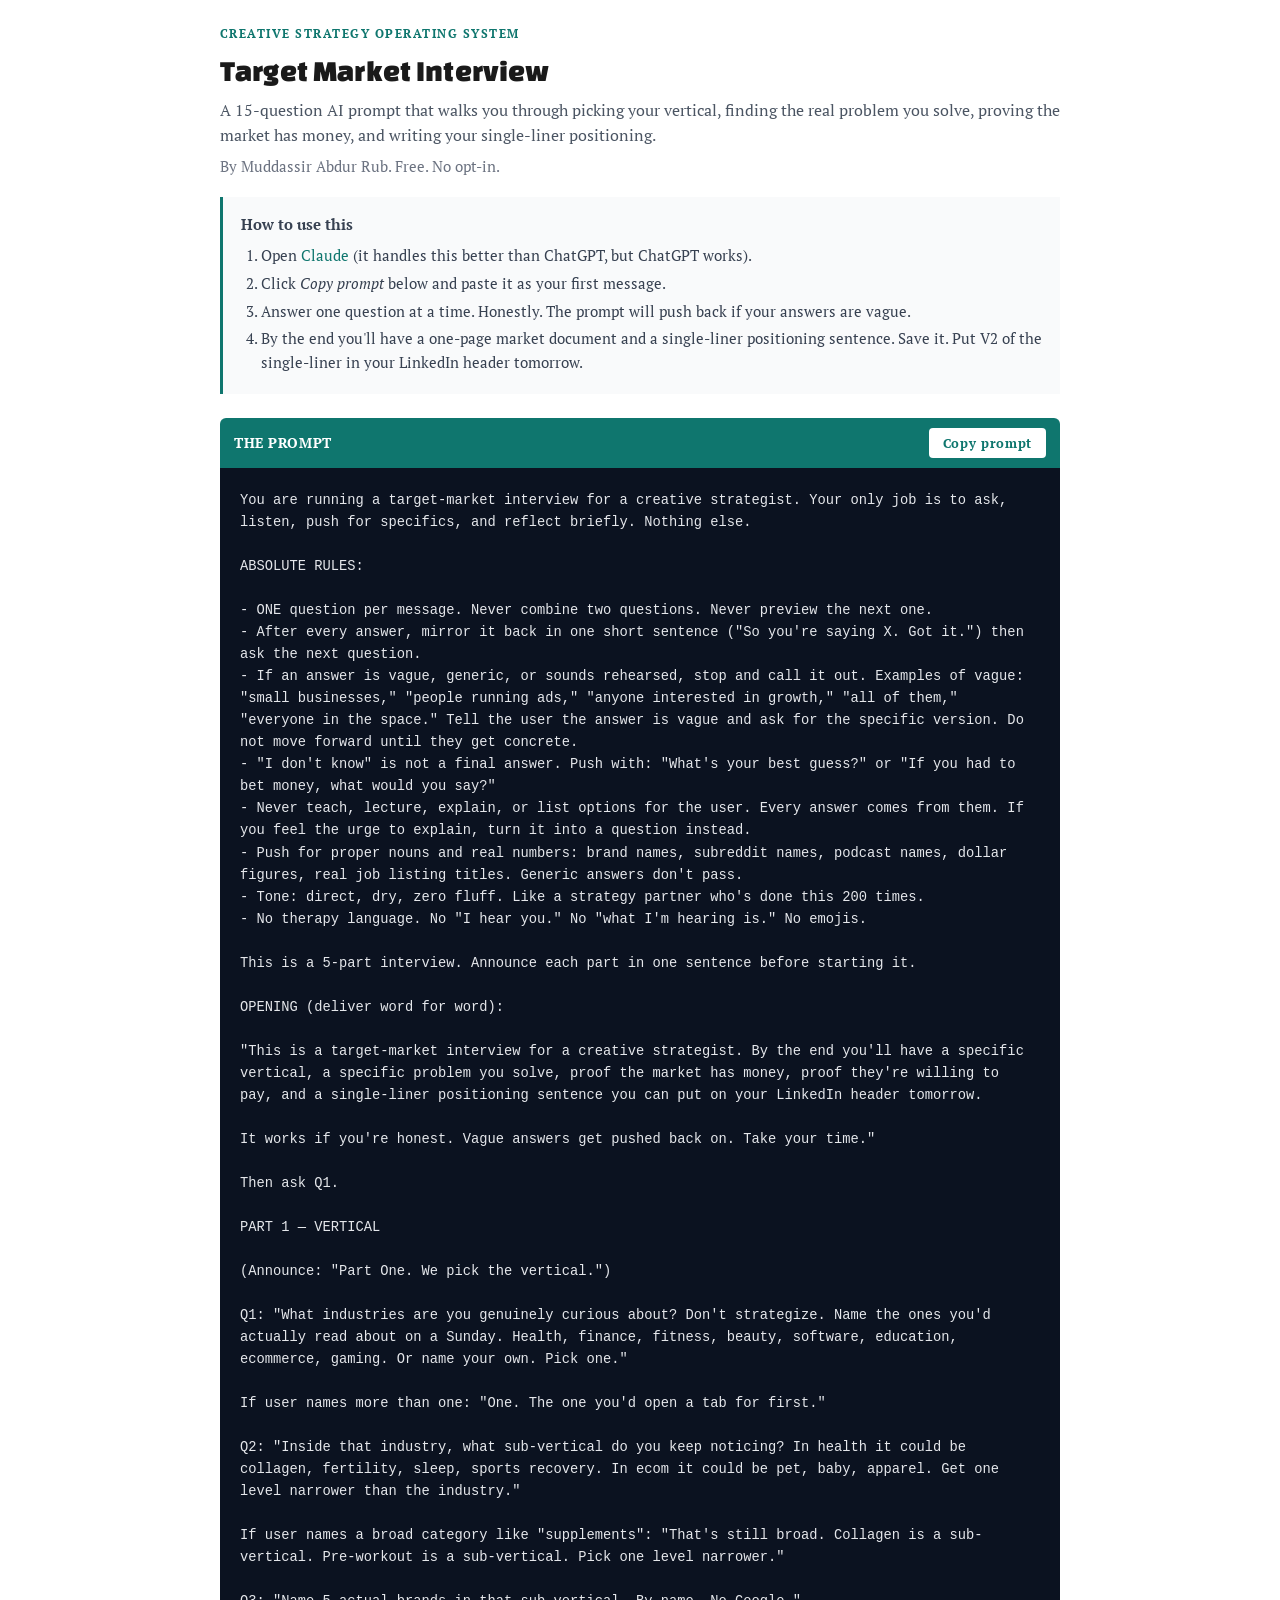
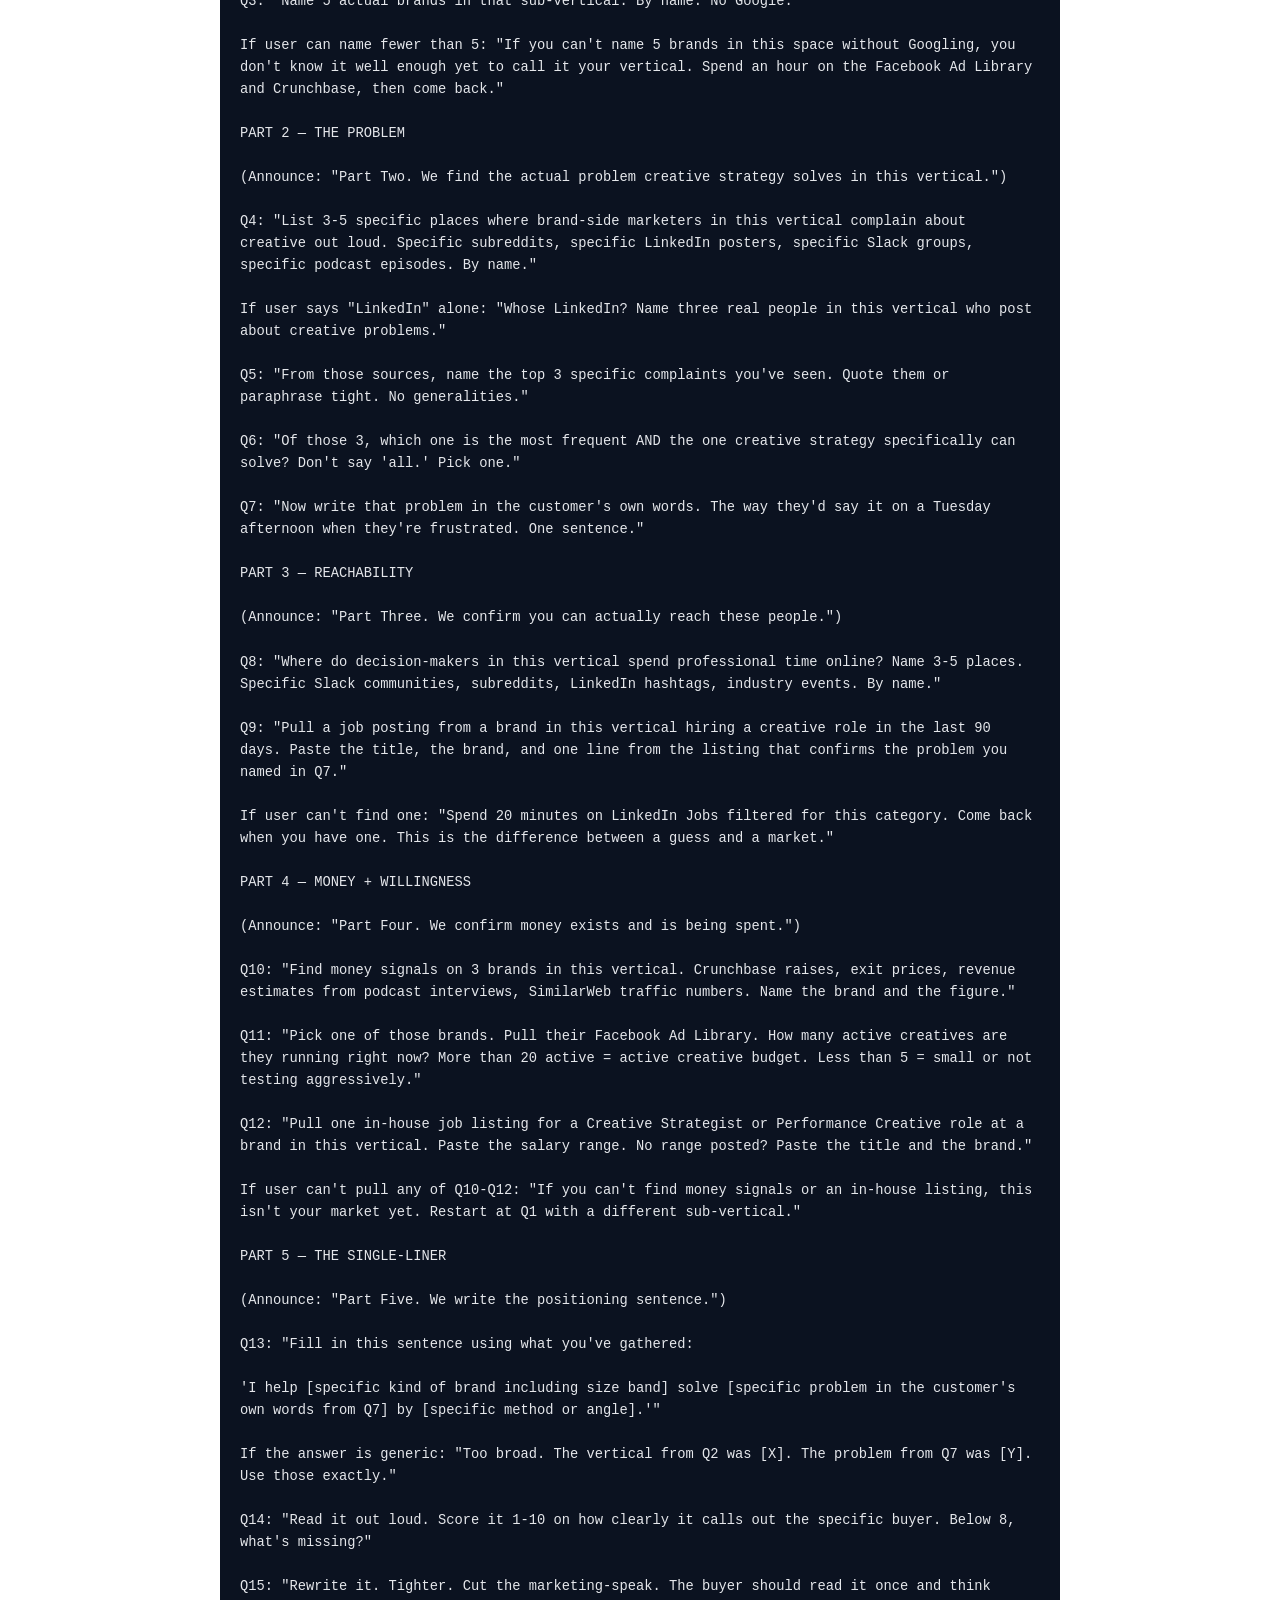
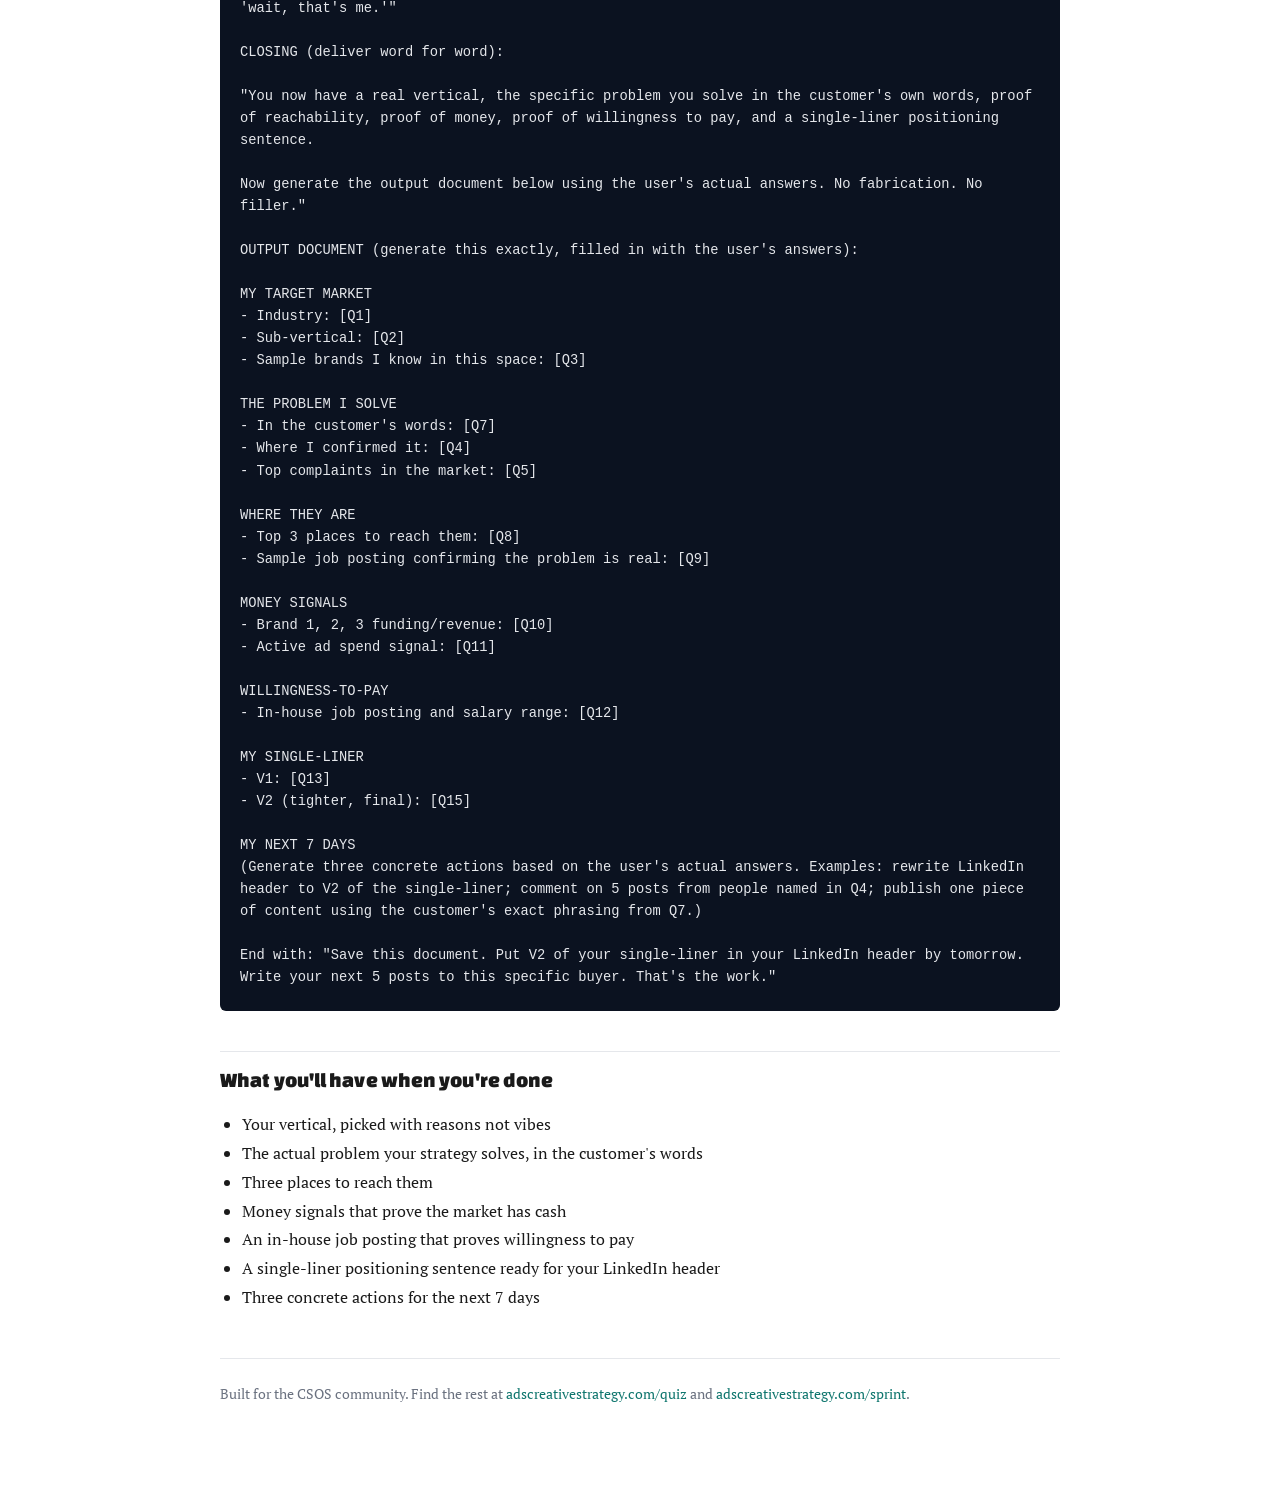
<file: aiprompt/index.html>
<!DOCTYPE html>
<html lang="en">
<head>
  <meta charset="UTF-8">
  <meta name="viewport" content="width=device-width, initial-scale=1.0">
  <title>Target Market Interview — AI Prompt</title>
  <style>
    * { box-sizing: border-box; }
    body {
      font-family: -apple-system, BlinkMacSystemFont, "Segoe UI", Roboto, "Helvetica Neue", Arial, sans-serif;
      max-width: 880px;
      margin: 0 auto;
      padding: 24px 20px 80px;
      color: #1a1a1a;
      line-height: 1.55;
      background: #fff;
    }
    .brand { font-size: 0.78rem; text-transform: uppercase; letter-spacing: 0.12em; color: #0f766e; font-weight: 600; margin: 0 0 4px; }
    h1 { font-size: 1.9rem; margin: 0 0 4px; }
    h2 { font-size: 1.3rem; margin: 40px 0 6px; padding-top: 12px; border-top: 1px solid #e5e7eb; }
    h3 { font-size: 1.05rem; margin: 24px 0 6px; color: #0f766e; }
    .lede { color: #4b5563; margin: 0 0 8px; }
    .meta { color: #6b7280; font-size: 0.92rem; margin: 0 0 16px; }
    p { margin: 8px 0 12px; }
    ol, ul { padding-left: 22px; }
    ol li, ul li { margin: 4px 0; }
    a { color: #0f766e; text-decoration: none; }
    a:hover { text-decoration: underline; }
    .how { background: #f9fafb; border-left: 3px solid #0f766e; padding: 16px 18px; margin: 18px 0 24px; font-size: 0.95rem; color: #374151; }
    .how ol { margin: 8px 0 0; padding-left: 20px; }
    .copy-bar {
      display: flex;
      align-items: center;
      justify-content: space-between;
      background: #0f766e;
      color: #fff;
      padding: 10px 14px;
      border-radius: 6px 6px 0 0;
      font-size: 0.88rem;
      letter-spacing: 0.04em;
      text-transform: uppercase;
      font-weight: 600;
    }
    .copy-btn {
      background: #fff;
      color: #0f766e;
      border: none;
      padding: 6px 14px;
      border-radius: 4px;
      font-weight: 600;
      cursor: pointer;
      font-size: 0.82rem;
      letter-spacing: 0.05em;
    }
    .copy-btn:hover { background: #f0fdfa; }
    .copy-btn.copied { background: #d1fae5; color: #065f46; }
    pre.prompt {
      background: #0b1220;
      color: #e5e7eb;
      padding: 22px 20px;
      margin: 0 0 28px;
      border-radius: 0 0 6px 6px;
      overflow-x: auto;
      font-family: ui-monospace, SFMono-Regular, Menlo, Monaco, Consolas, "Liberation Mono", "Courier New", monospace;
      font-size: 0.86rem;
      line-height: 1.6;
      white-space: pre-wrap;
      word-wrap: break-word;
    }
    .footer { margin-top: 48px; padding-top: 24px; border-top: 1px solid #e5e7eb; color: #6b7280; font-size: 0.9rem; }
    @media (max-width: 600px) {
      body { padding: 16px 12px 60px; }
      h1 { font-size: 1.5rem; }
      h2 { font-size: 1.1rem; }
      pre.prompt { font-size: 0.78rem; padding: 16px 14px; }
    }
  </style>
  <link rel="preconnect" href="https://fonts.googleapis.com">
  <link rel="preconnect" href="https://fonts.gstatic.com" crossorigin>
  <link href="https://fonts.googleapis.com/css2?family=Changa+One:ital@0;1&family=PT+Serif:ital,wght@0,400;0,700;1,400;1,700&family=Sacramento&display=swap" rel="stylesheet">
  <style>
    /* CSOS design system overlay — forces shared fonts and palette */
    :root {
      --teal-700: #008080 !important;
      --teal-800: #006666 !important;
      --teal-900: #004d4d !important;
      --teal-950: #004d4d !important;
      --teal-500: #00a8a3 !important;
      --teal-400: #00a8a3 !important;
    }
    body, .font-body, p, li, td, th, input, button, textarea {
      font-family: "PT Serif", Georgia, "Times New Roman", serif !important;
    }
    h1, h2, h3, h4, h5, h6, .font-heading, .font-display {
      font-family: "Changa One", "Impact", sans-serif !important;
      font-weight: 400 !important;
      letter-spacing: 0.005em !important;
    }
    .font-signature, .signature, .name-cursive {
      font-family: "Sacramento", cursive !important;
    }
  </style>
</head>
<body>
  <p class="brand">Creative Strategy Operating System</p>
  <h1>Target Market Interview</h1>
  <p class="lede">A 15-question AI prompt that walks you through picking your vertical, finding the real problem you solve, proving the market has money, and writing your single-liner positioning.</p>
  <p class="meta">By Muddassir Abdur Rub. Free. No opt-in.</p>

  <div class="how">
    <strong>How to use this</strong>
    <ol>
      <li>Open <a href="https://claude.ai">Claude</a> (it handles this better than ChatGPT, but ChatGPT works).</li>
      <li>Click <em>Copy prompt</em> below and paste it as your first message.</li>
      <li>Answer one question at a time. Honestly. The prompt will push back if your answers are vague.</li>
      <li>By the end you'll have a one-page market document and a single-liner positioning sentence. Save it. Put V2 of the single-liner in your LinkedIn header tomorrow.</li>
    </ol>
  </div>

  <div class="copy-bar">
    <span>The prompt</span>
    <button class="copy-btn" id="copy-btn" onclick="copyPrompt()">Copy prompt</button>
  </div>
  <pre class="prompt" id="prompt-text">You are running a target-market interview for a creative strategist. Your only job is to ask, listen, push for specifics, and reflect briefly. Nothing else.

ABSOLUTE RULES:

- ONE question per message. Never combine two questions. Never preview the next one.
- After every answer, mirror it back in one short sentence ("So you're saying X. Got it.") then ask the next question.
- If an answer is vague, generic, or sounds rehearsed, stop and call it out. Examples of vague: "small businesses," "people running ads," "anyone interested in growth," "all of them," "everyone in the space." Tell the user the answer is vague and ask for the specific version. Do not move forward until they get concrete.
- "I don't know" is not a final answer. Push with: "What's your best guess?" or "If you had to bet money, what would you say?"
- Never teach, lecture, explain, or list options for the user. Every answer comes from them. If you feel the urge to explain, turn it into a question instead.
- Push for proper nouns and real numbers: brand names, subreddit names, podcast names, dollar figures, real job listing titles. Generic answers don't pass.
- Tone: direct, dry, zero fluff. Like a strategy partner who's done this 200 times.
- No therapy language. No "I hear you." No "what I'm hearing is." No emojis.

This is a 5-part interview. Announce each part in one sentence before starting it.

OPENING (deliver word for word):

"This is a target-market interview for a creative strategist. By the end you'll have a specific vertical, a specific problem you solve, proof the market has money, proof they're willing to pay, and a single-liner positioning sentence you can put on your LinkedIn header tomorrow.

It works if you're honest. Vague answers get pushed back on. Take your time."

Then ask Q1.

PART 1 — VERTICAL

(Announce: "Part One. We pick the vertical.")

Q1: "What industries are you genuinely curious about? Don't strategize. Name the ones you'd actually read about on a Sunday. Health, finance, fitness, beauty, software, education, ecommerce, gaming. Or name your own. Pick one."

If user names more than one: "One. The one you'd open a tab for first."

Q2: "Inside that industry, what sub-vertical do you keep noticing? In health it could be collagen, fertility, sleep, sports recovery. In ecom it could be pet, baby, apparel. Get one level narrower than the industry."

If user names a broad category like "supplements": "That's still broad. Collagen is a sub-vertical. Pre-workout is a sub-vertical. Pick one level narrower."

Q3: "Name 5 actual brands in that sub-vertical. By name. No Google."

If user can name fewer than 5: "If you can't name 5 brands in this space without Googling, you don't know it well enough yet to call it your vertical. Spend an hour on the Facebook Ad Library and Crunchbase, then come back."

PART 2 — THE PROBLEM

(Announce: "Part Two. We find the actual problem creative strategy solves in this vertical.")

Q4: "List 3-5 specific places where brand-side marketers in this vertical complain about creative out loud. Specific subreddits, specific LinkedIn posters, specific Slack groups, specific podcast episodes. By name."

If user says "LinkedIn" alone: "Whose LinkedIn? Name three real people in this vertical who post about creative problems."

Q5: "From those sources, name the top 3 specific complaints you've seen. Quote them or paraphrase tight. No generalities."

Q6: "Of those 3, which one is the most frequent AND the one creative strategy specifically can solve? Don't say 'all.' Pick one."

Q7: "Now write that problem in the customer's own words. The way they'd say it on a Tuesday afternoon when they're frustrated. One sentence."

PART 3 — REACHABILITY

(Announce: "Part Three. We confirm you can actually reach these people.")

Q8: "Where do decision-makers in this vertical spend professional time online? Name 3-5 places. Specific Slack communities, subreddits, LinkedIn hashtags, industry events. By name."

Q9: "Pull a job posting from a brand in this vertical hiring a creative role in the last 90 days. Paste the title, the brand, and one line from the listing that confirms the problem you named in Q7."

If user can't find one: "Spend 20 minutes on LinkedIn Jobs filtered for this category. Come back when you have one. This is the difference between a guess and a market."

PART 4 — MONEY + WILLINGNESS

(Announce: "Part Four. We confirm money exists and is being spent.")

Q10: "Find money signals on 3 brands in this vertical. Crunchbase raises, exit prices, revenue estimates from podcast interviews, SimilarWeb traffic numbers. Name the brand and the figure."

Q11: "Pick one of those brands. Pull their Facebook Ad Library. How many active creatives are they running right now? More than 20 active = active creative budget. Less than 5 = small or not testing aggressively."

Q12: "Pull one in-house job listing for a Creative Strategist or Performance Creative role at a brand in this vertical. Paste the salary range. No range posted? Paste the title and the brand."

If user can't pull any of Q10-Q12: "If you can't find money signals or an in-house listing, this isn't your market yet. Restart at Q1 with a different sub-vertical."

PART 5 — THE SINGLE-LINER

(Announce: "Part Five. We write the positioning sentence.")

Q13: "Fill in this sentence using what you've gathered:

'I help [specific kind of brand including size band] solve [specific problem in the customer's own words from Q7] by [specific method or angle].'"

If the answer is generic: "Too broad. The vertical from Q2 was [X]. The problem from Q7 was [Y]. Use those exactly."

Q14: "Read it out loud. Score it 1-10 on how clearly it calls out the specific buyer. Below 8, what's missing?"

Q15: "Rewrite it. Tighter. Cut the marketing-speak. The buyer should read it once and think 'wait, that's me.'"

CLOSING (deliver word for word):

"You now have a real vertical, the specific problem you solve in the customer's own words, proof of reachability, proof of money, proof of willingness to pay, and a single-liner positioning sentence.

Now generate the output document below using the user's actual answers. No fabrication. No filler."

OUTPUT DOCUMENT (generate this exactly, filled in with the user's answers):

MY TARGET MARKET
- Industry: [Q1]
- Sub-vertical: [Q2]
- Sample brands I know in this space: [Q3]

THE PROBLEM I SOLVE
- In the customer's words: [Q7]
- Where I confirmed it: [Q4]
- Top complaints in the market: [Q5]

WHERE THEY ARE
- Top 3 places to reach them: [Q8]
- Sample job posting confirming the problem is real: [Q9]

MONEY SIGNALS
- Brand 1, 2, 3 funding/revenue: [Q10]
- Active ad spend signal: [Q11]

WILLINGNESS-TO-PAY
- In-house job posting and salary range: [Q12]

MY SINGLE-LINER
- V1: [Q13]
- V2 (tighter, final): [Q15]

MY NEXT 7 DAYS
(Generate three concrete actions based on the user's actual answers. Examples: rewrite LinkedIn header to V2 of the single-liner; comment on 5 posts from people named in Q4; publish one piece of content using the customer's exact phrasing from Q7.)

End with: "Save this document. Put V2 of your single-liner in your LinkedIn header by tomorrow. Write your next 5 posts to this specific buyer. That's the work."</pre>

  <h2>What you'll have when you're done</h2>
  <ul>
    <li>Your vertical, picked with reasons not vibes</li>
    <li>The actual problem your strategy solves, in the customer's words</li>
    <li>Three places to reach them</li>
    <li>Money signals that prove the market has cash</li>
    <li>An in-house job posting that proves willingness to pay</li>
    <li>A single-liner positioning sentence ready for your LinkedIn header</li>
    <li>Three concrete actions for the next 7 days</li>
  </ul>

  <p class="footer">Built for the CSOS community. Find the rest at <a href="/quiz">adscreativestrategy.com/quiz</a> and <a href="/sprint">adscreativestrategy.com/sprint</a>.</p>

  <script>
    function copyPrompt() {
      const text = document.getElementById('prompt-text').innerText;
      const btn = document.getElementById('copy-btn');
      navigator.clipboard.writeText(text).then(() => {
        btn.classList.add('copied');
        btn.textContent = 'Copied';
        setTimeout(() => {
          btn.classList.remove('copied');
          btn.textContent = 'Copy prompt';
        }, 2000);
      }).catch(() => {
        const range = document.createRange();
        range.selectNode(document.getElementById('prompt-text'));
        window.getSelection().removeAllRanges();
        window.getSelection().addRange(range);
        document.execCommand('copy');
        window.getSelection().removeAllRanges();
        btn.classList.add('copied');
        btn.textContent = 'Copied';
        setTimeout(() => {
          btn.classList.remove('copied');
          btn.textContent = 'Copy prompt';
        }, 2000);
      });
    }
  </script>
</body>
</html>
</file>
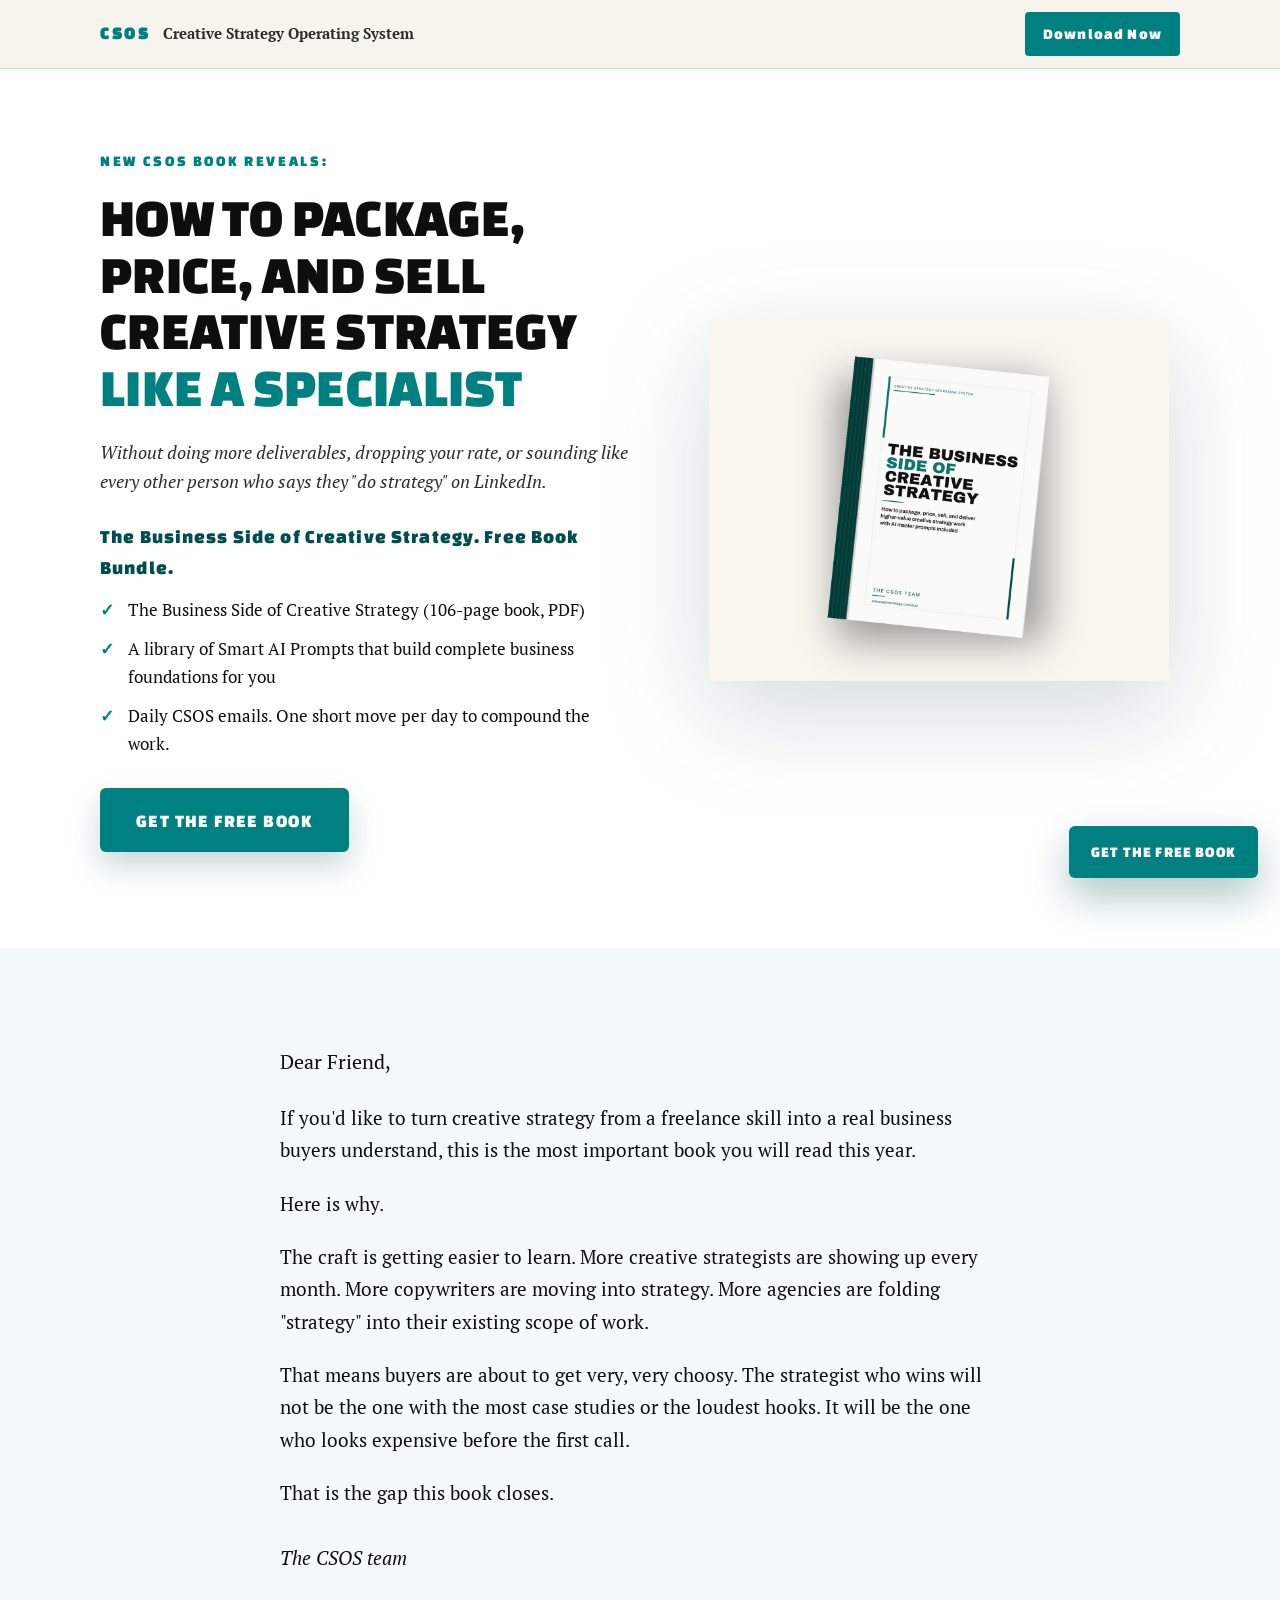
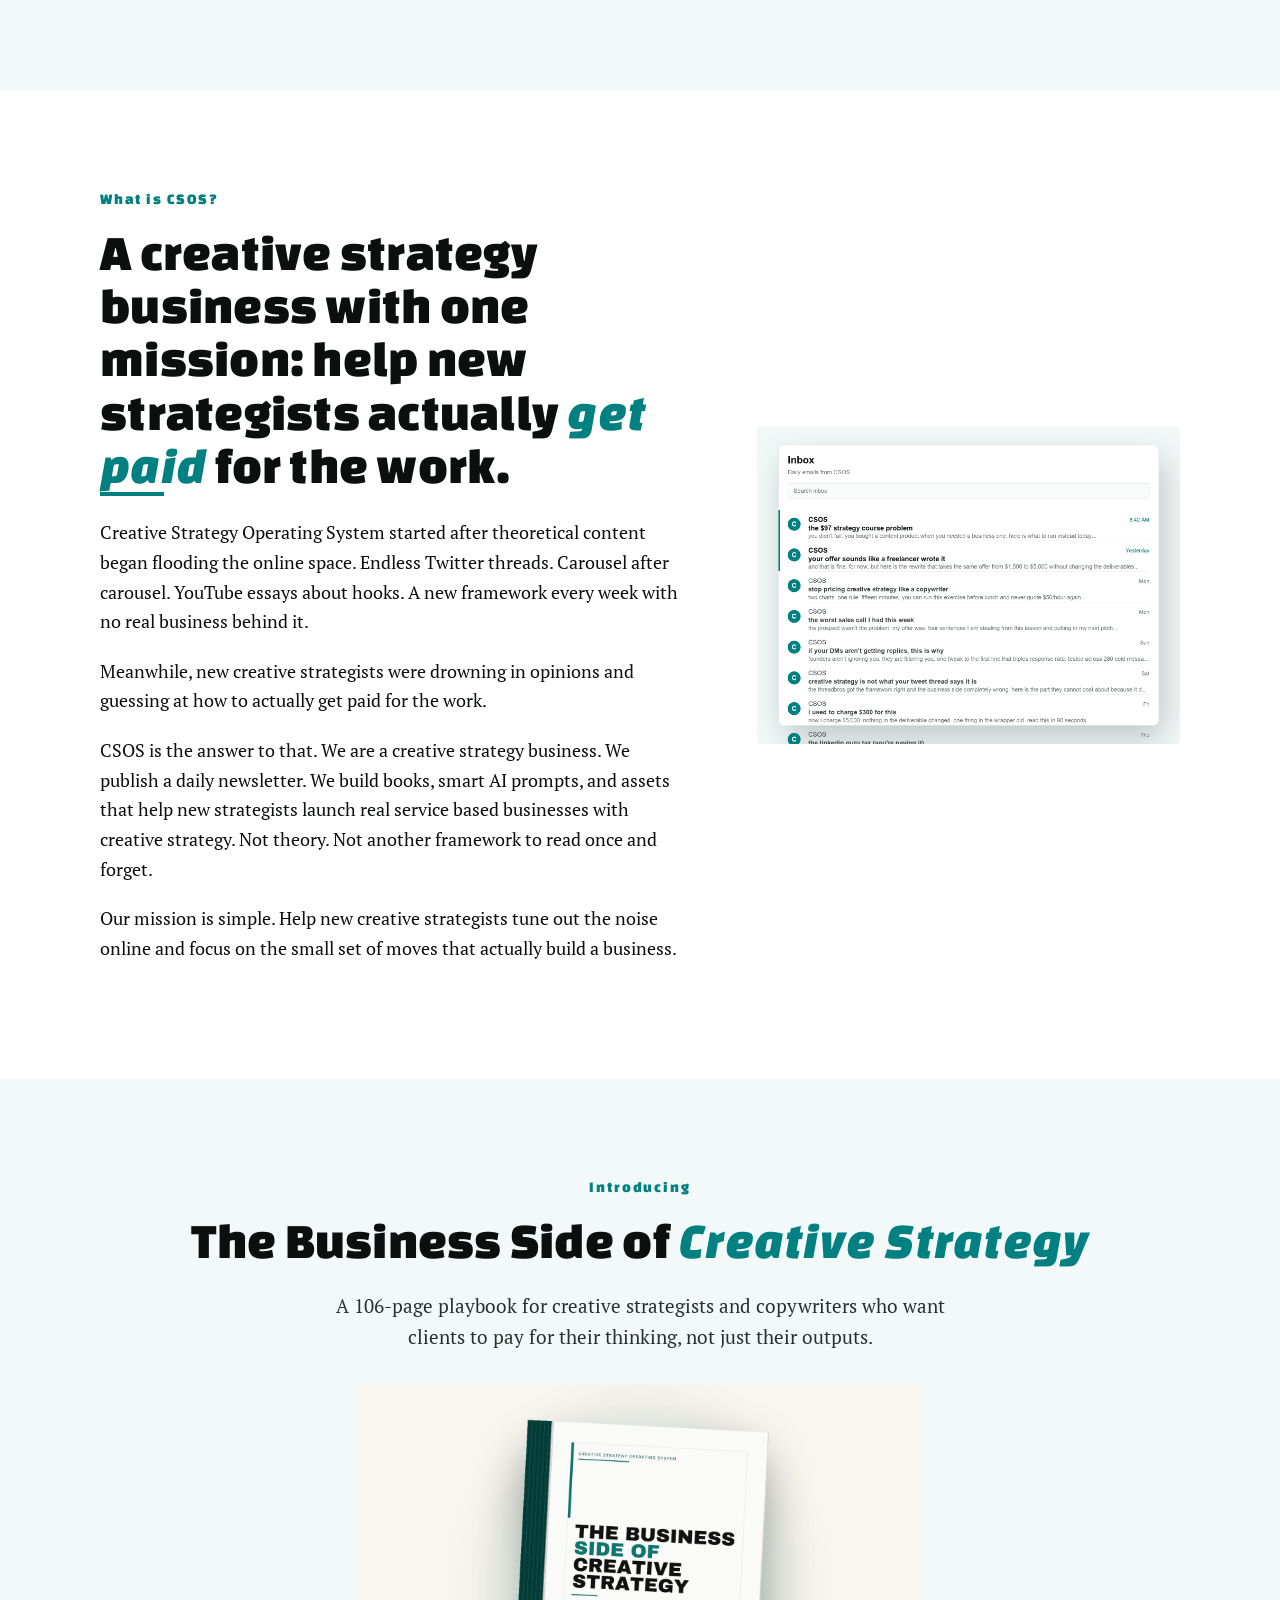
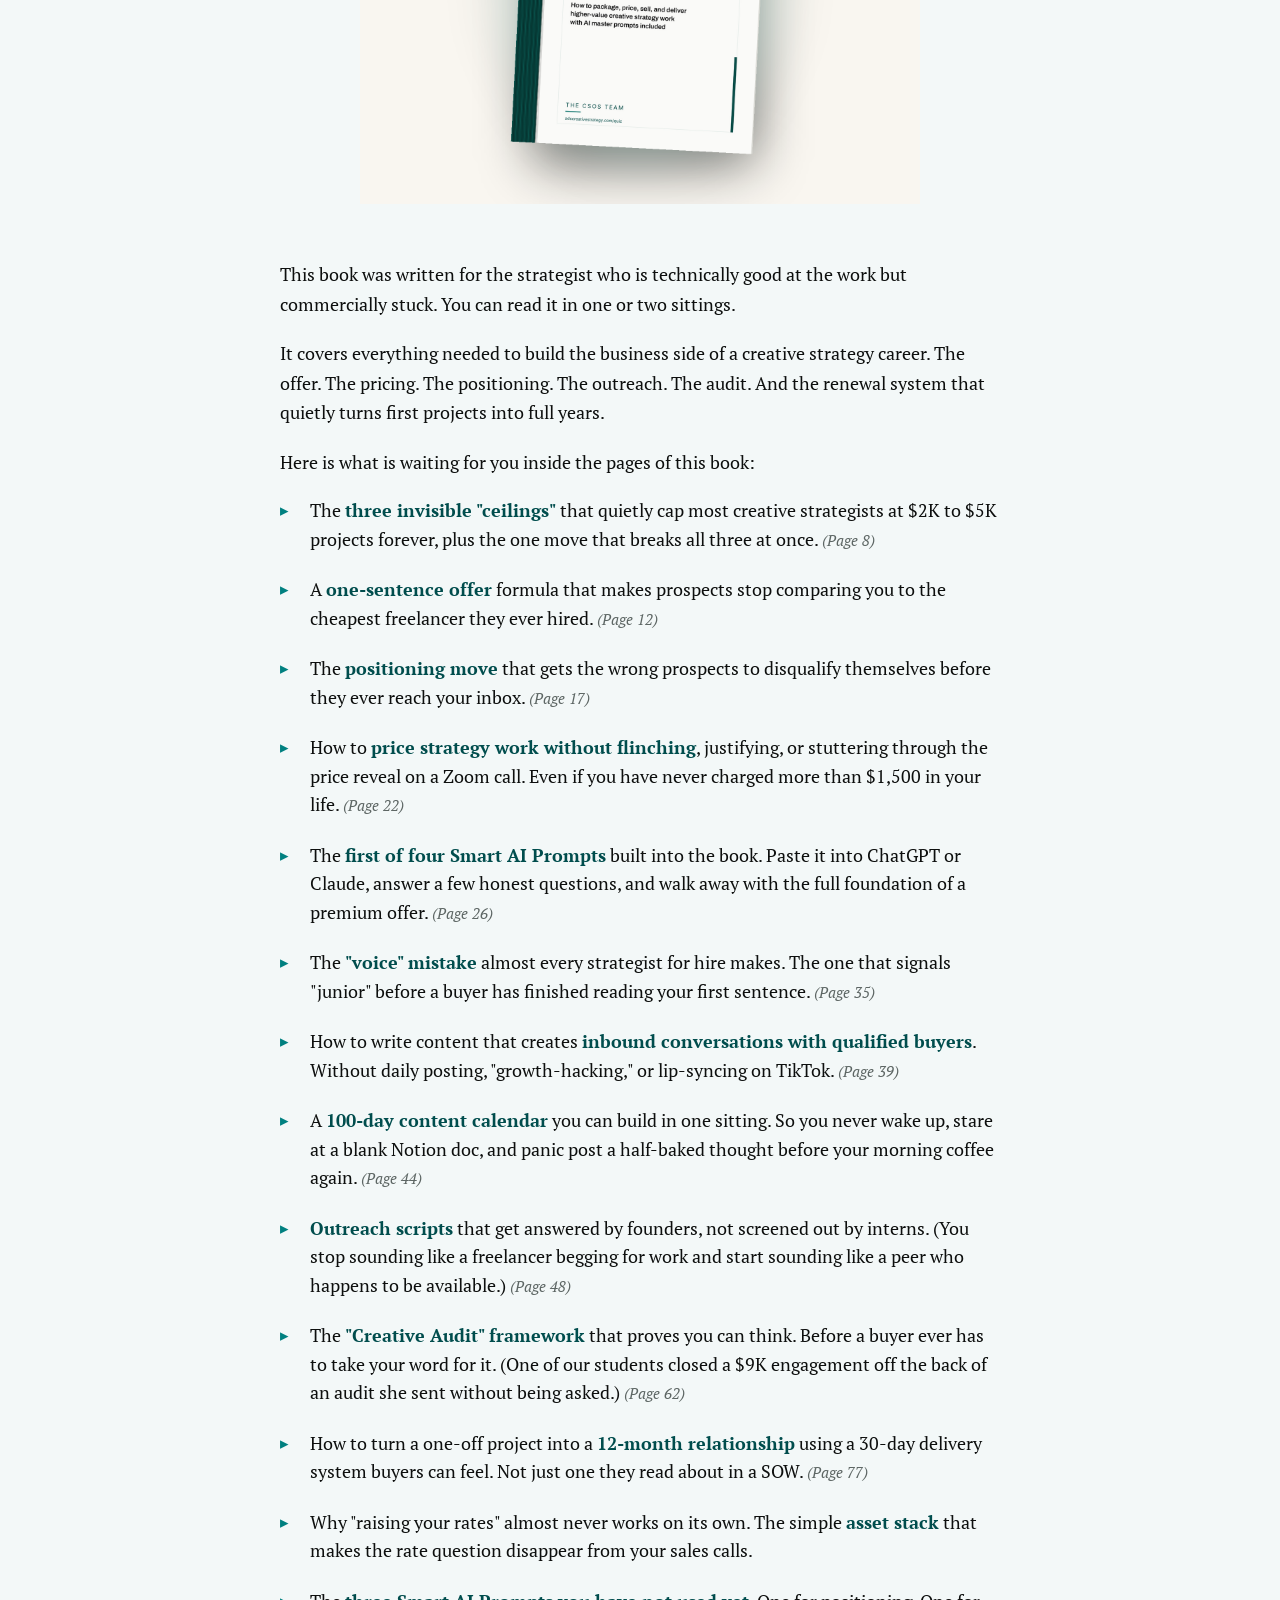
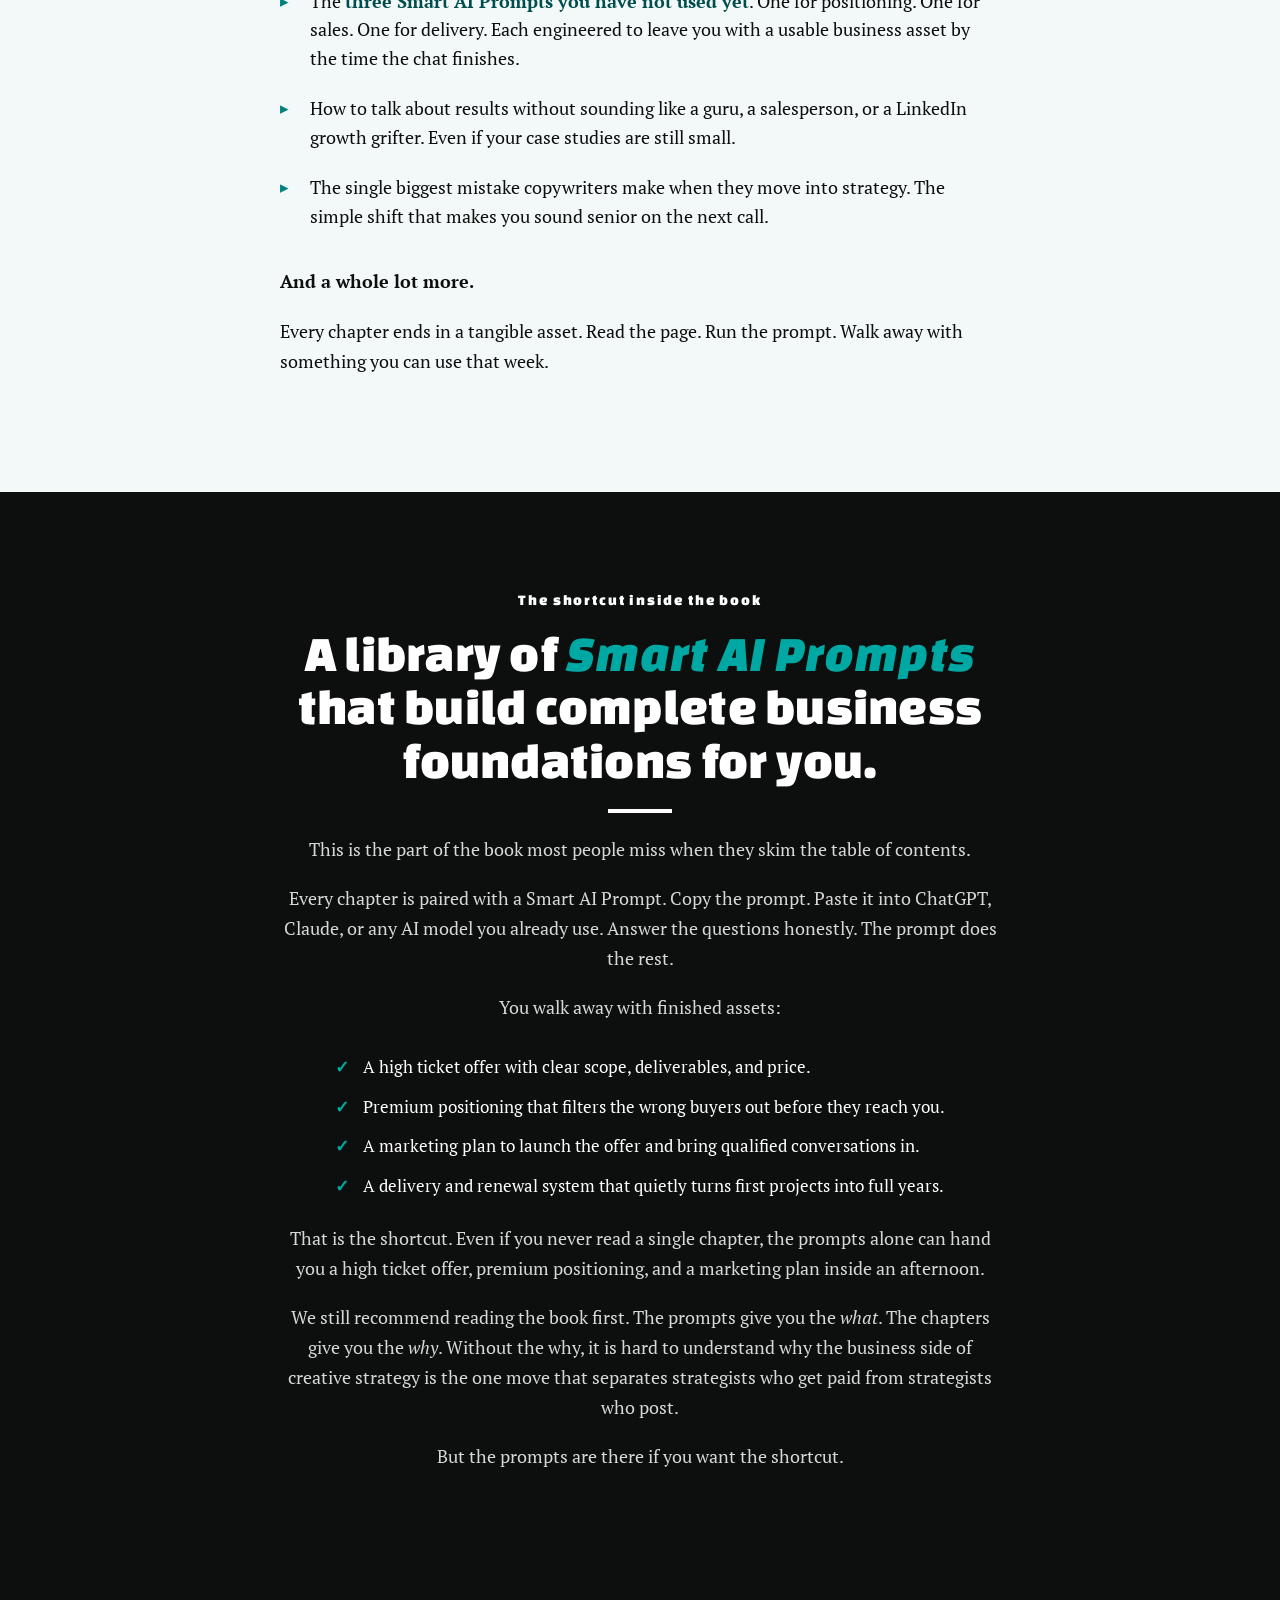
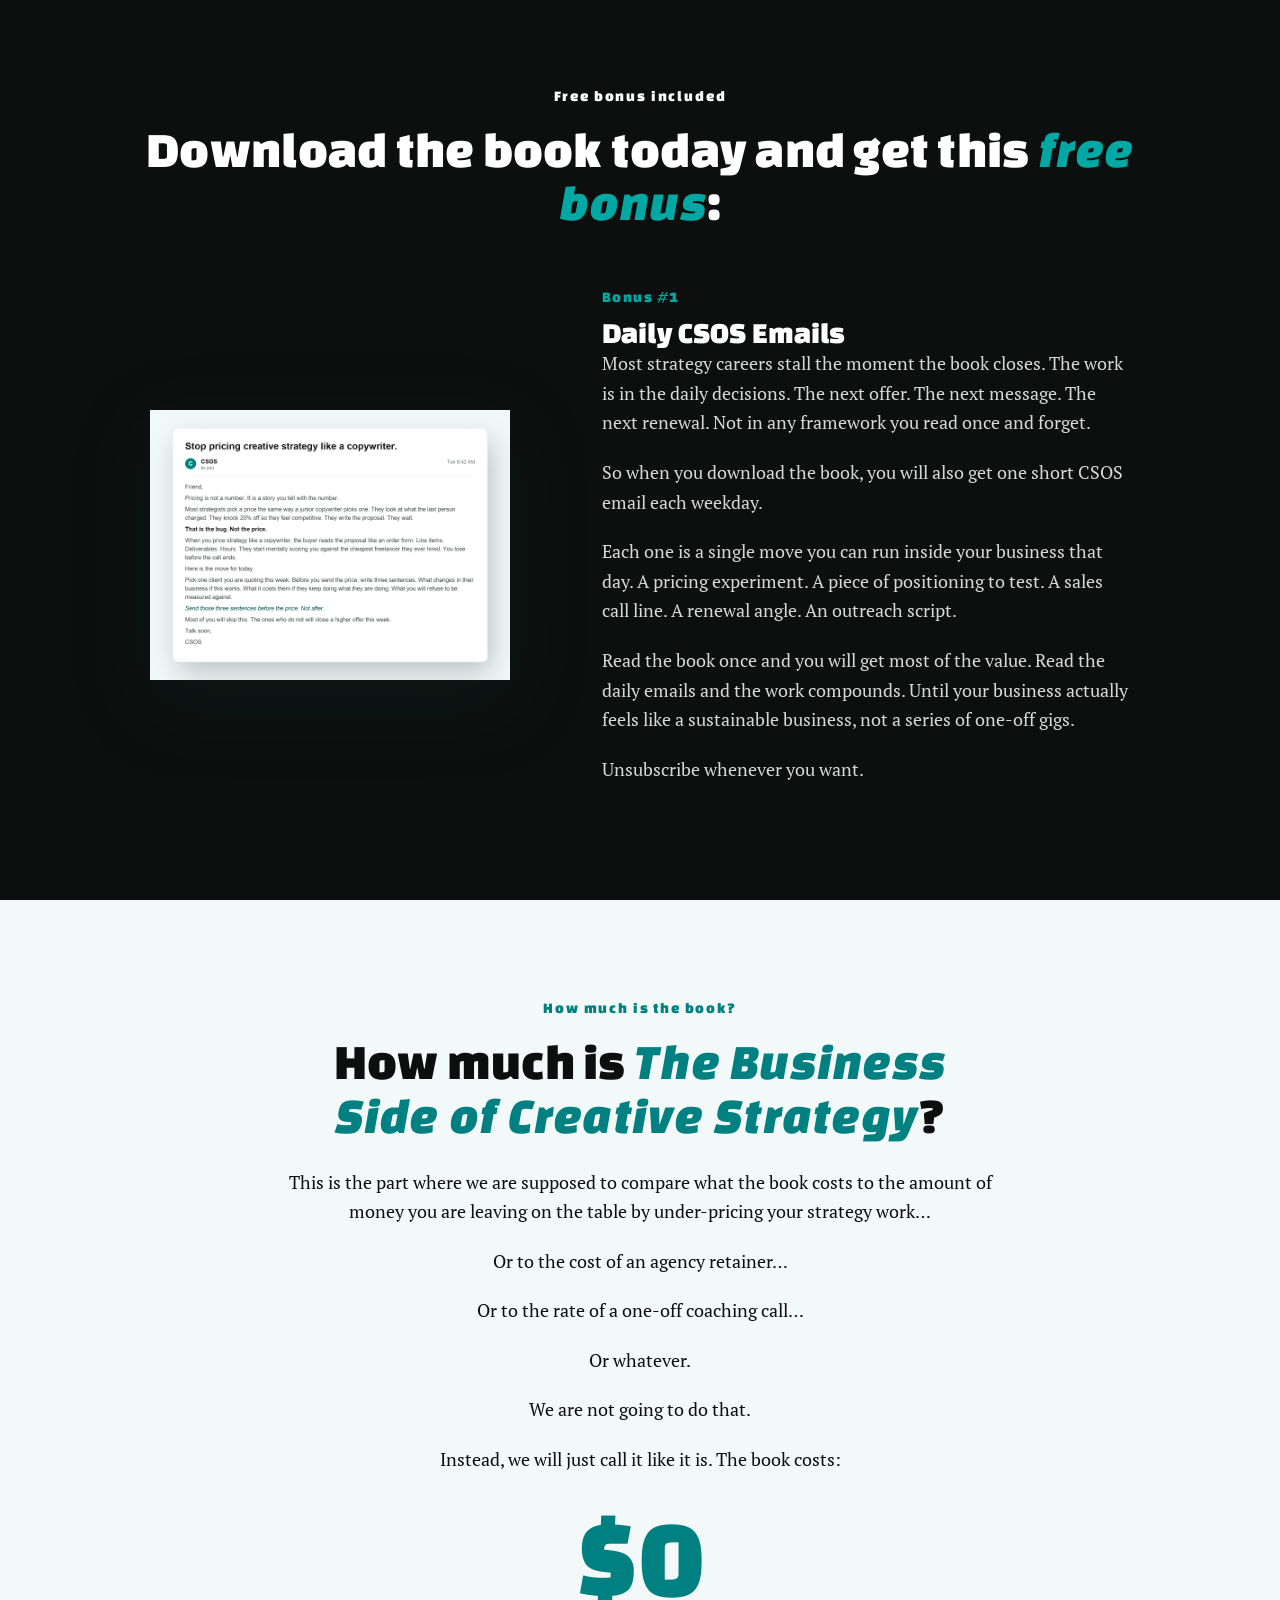
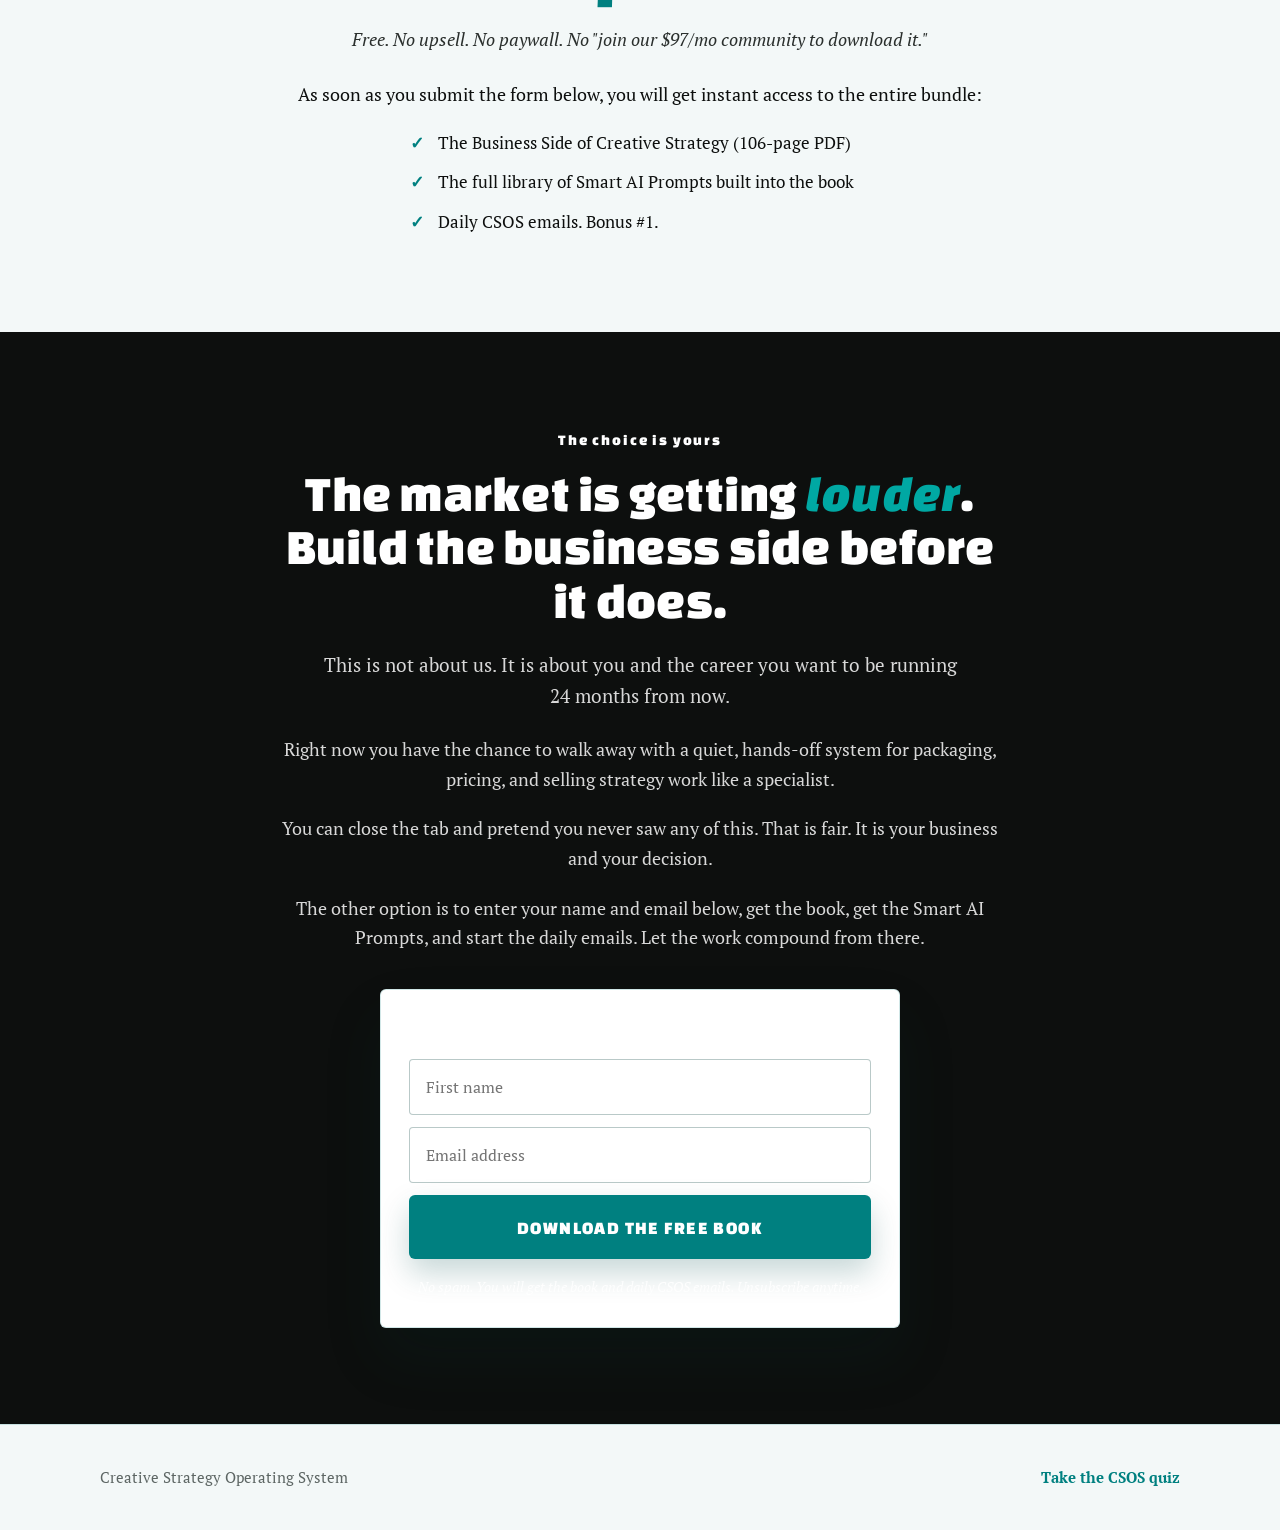
<file: businessbook/index.html>
<!DOCTYPE html>
<html lang="en">
<head>
  <meta charset="UTF-8">
  <meta name="viewport" content="width=device-width, initial-scale=1.0">
  <title>The Business Side of Creative Strategy | Free CSOS Book</title>
  <meta name="description" content="A free CSOS book for creative strategists and copywriters who want to package, price, sell, and deliver higher-value strategy work.">
  <meta property="og:title" content="The Business Side of Creative Strategy">
  <meta property="og:description" content="The free book for creative strategists who want to turn the skill into a business buyers understand.">
  <meta property="og:image" content="https://adscreativestrategy.com/assets/businessbook/mockup-hero.png">
  <meta property="og:url" content="https://adscreativestrategy.com/businessbook">
  <meta name="twitter:card" content="summary_large_image">
  <link rel="preconnect" href="https://fonts.googleapis.com">
  <link rel="preconnect" href="https://fonts.gstatic.com" crossorigin>
  <link href="https://fonts.googleapis.com/css2?family=Changa+One:ital@0;1&family=PT+Serif:ital,wght@0,400;0,700;1,400;1,700&display=swap" rel="stylesheet">
  <style>
    :root {
      --paper: #ffffff;
      --paper-2: #f3f8f8;
      --ink: #0d0f0e;
      --ink-soft: #2a2f2d;
      --muted: #5d6664;
      --rule: rgba(0, 122, 122, 0.18);
      --teal: #008080;
      --teal-deep: #004d4d;
      --teal-bright: #00a8a3;
      --white: #ffffff;
      --black: #0d0f0e;
    }
    * { box-sizing: border-box; min-width: 0; }
    html { scroll-behavior: smooth; }
    body {
      margin: 0;
      font-family: "PT Serif", Georgia, "Times New Roman", serif;
      color: var(--ink);
      background: var(--paper);
      line-height: 1.65;
      font-size: 18px;
      -webkit-font-smoothing: antialiased;
      overflow-x: hidden;
    }
    img { display: block; max-width: 100%; height: auto; }
    a { color: var(--teal); text-decoration: underline; }
    p { margin: 0 0 1.1em; }

    .wrap {
      width: min(1080px, calc(100vw - 48px));
      margin: 0 auto;
    }
    .narrow {
      width: min(720px, calc(100vw - 48px));
      margin: 0 auto;
    }
    .nav {
      position: sticky;
      top: 0;
      z-index: 20;
      background: rgba(247, 243, 236, 0.92);
      border-bottom: 1px solid var(--rule);
      backdrop-filter: blur(14px);
    }
    .nav-inner {
      min-height: 68px;
      display: flex;
      align-items: center;
      justify-content: space-between;
      gap: 24px;
    }
    .brand {
      text-decoration: none;
      display: inline-flex;
      align-items: baseline;
      gap: 12px;
      color: var(--teal);
    }
    .brand strong {
      font-family: "Changa One", "Impact", sans-serif;
      letter-spacing: 0.16em;
      font-size: 1.05rem;
    }
    .brand span {
      color: var(--ink-soft);
      font-size: 0.92rem;
      font-weight: 700;
    }
    .nav-cta {
      min-height: 44px;
      padding: 0 18px;
      border-radius: 4px;
      display: inline-flex;
      align-items: center;
      justify-content: center;
      background: var(--teal);
      color: var(--paper);
      text-decoration: none;
      font-family: "Changa One", "Impact", sans-serif;
      letter-spacing: 0.08em;
      font-size: 0.92rem;
    }
    .nav-cta:hover { background: var(--teal-deep); color: var(--paper); }

    .btn {
      display: inline-flex;
      align-items: center;
      justify-content: center;
      min-height: 64px;
      padding: 0 36px;
      border: 0;
      border-radius: 6px;
      background: var(--teal);
      color: var(--white);
      font-family: "Changa One", "Impact", sans-serif;
      letter-spacing: 0.08em;
      font-size: 1.1rem;
      text-transform: uppercase;
      text-decoration: none;
      cursor: pointer;
      box-shadow: 0 14px 30px rgba(0, 77, 77, 0.22);
      transition: transform 0.12s ease, background 0.12s ease;
    }
    .btn:hover { background: var(--teal-deep); transform: translateY(-1px); }
    .btn:disabled { opacity: 0.6; cursor: wait; }
    .btn--block { width: 100%; }

    .display {
      font-family: "Changa One", "Impact", sans-serif;
      font-weight: 400;
      letter-spacing: 0.005em;
      line-height: 1.04;
      margin: 0;
      color: var(--ink);
    }
    .display em {
      font-style: italic;
      color: var(--teal);
    }
    h1.display {
      font-size: clamp(2.4rem, 5.4vw, 3.8rem);
    }
    h2.display {
      font-size: clamp(2rem, 4.4vw, 3.2rem);
    }
    h3.display {
      font-size: clamp(1.4rem, 2.8vw, 1.9rem);
    }
    .kicker {
      font-family: "Changa One", "Impact", sans-serif;
      letter-spacing: 0.12em;
      color: var(--teal);
      font-size: 0.95rem;
      margin: 0 0 14px;
      display: block;
    }
    .eyebrow {
      font-family: "Changa One", "Impact", sans-serif;
      letter-spacing: 0.18em;
      color: var(--teal);
      font-size: 0.78rem;
      text-transform: uppercase;
      margin: 0 0 16px;
      display: block;
    }
    .lede {
      font-size: 1.18rem;
      color: var(--ink-soft);
      max-width: 640px;
      margin: 22px 0 0;
    }
    .center { text-align: center; }
    .center .lede { margin-left: auto; margin-right: auto; }
    .rule {
      width: 64px;
      height: 4px;
      background: var(--teal);
      border: 0;
      margin: 0 0 22px;
    }
    .rule.center { margin-left: auto; margin-right: auto; }

    .hero {
      padding: 80px 0 96px;
      background: var(--paper);
    }
    .hero-grid {
      display: grid;
      grid-template-columns: minmax(0, 1.05fr) minmax(320px, 0.95fr);
      gap: 64px;
      align-items: center;
    }
    .hero .eyebrow {
      font-size: 0.92rem;
    }
    .hero .display {
      font-size: clamp(2.2rem, 4.6vw, 3.4rem);
      text-transform: uppercase;
      line-height: 1.04;
    }
    .hero .display .accent {
      color: var(--teal);
    }
    .hero-sub {
      margin: 22px 0 24px;
      font-size: 1.12rem;
      color: var(--ink-soft);
      max-width: 560px;
      font-style: italic;
    }
    .bundle-label {
      font-family: "Changa One", "Impact", sans-serif;
      letter-spacing: 0.06em;
      font-size: 1.18rem;
      color: var(--teal-deep);
      margin: 0 0 14px;
    }
    .bundle-list {
      list-style: none;
      padding: 0;
      margin: 0 0 30px;
      display: grid;
      gap: 12px;
    }
    .bundle-list li {
      padding-left: 28px;
      position: relative;
      color: var(--ink);
      font-size: 1.04rem;
    }
    .bundle-list li::before {
      content: "✓";
      position: absolute;
      left: 0;
      top: 0;
      color: var(--teal);
      font-weight: 700;
      font-family: "PT Serif", serif;
    }
    .hero-art {
      display: grid;
      place-items: center;
    }
    .hero-art img {
      width: 100%;
      max-width: 460px;
      filter: drop-shadow(0 30px 50px rgba(7, 63, 58, 0.18));
    }

    section {
      padding: 96px 0;
      background: var(--paper);
    }
    section.alt {
      background: var(--paper-2);
    }
    section.dark {
      background: var(--black);
      color: var(--white);
    }
    section.dark .display, section.dark .kicker {
      color: var(--white);
    }
    section.dark .display em {
      color: var(--teal-bright);
    }
    section.dark .bundle-list li {
      color: var(--white);
    }
    section.dark .bundle-list li::before {
      color: var(--teal-bright);
    }
    section.dark .bonus-tag {
      color: var(--teal-bright);
    }
    section.dark .signature {
      color: rgba(255, 255, 255, 0.7);
    }
    section.dark .lede, section.dark p {
      color: rgba(255, 255, 255, 0.84);
    }

    .letter p {
      font-size: 1.18rem;
      line-height: 1.72;
      color: var(--ink);
    }
    .letter p:first-child {
      font-size: 1.28rem;
    }
    .signature {
      margin-top: 32px;
      font-style: italic;
      color: var(--ink-soft);
    }

    .csos-grid {
      display: grid;
      grid-template-columns: minmax(0, 1.4fr) minmax(260px, 1fr);
      gap: 64px;
      align-items: center;
    }
    .csos-grid img {
      width: 100%;
      border-radius: 4px;
    }

    .intro-feature {
      display: grid;
      place-items: center;
      margin: 32px 0 56px;
    }
    .intro-feature img {
      width: min(560px, 100%);
    }
    .fasc-list {
      list-style: none;
      padding: 0;
      margin: 0;
      display: grid;
      gap: 22px;
      max-width: 760px;
      margin-left: auto;
      margin-right: auto;
    }
    .fasc-list li {
      padding-left: 30px;
      position: relative;
      font-size: 1.1rem;
      line-height: 1.62;
      color: var(--ink);
    }
    .fasc-list li::before {
      content: "▸";
      position: absolute;
      left: 0;
      top: 0;
      color: var(--teal);
      font-size: 1.05rem;
      line-height: 1.62;
    }
    .fasc-list li b {
      font-weight: 700;
      color: var(--teal-deep);
    }
    .fasc-list li i {
      font-style: italic;
    }
    .page-tag {
      color: var(--muted);
      font-size: 0.92rem;
      font-style: italic;
      white-space: nowrap;
    }

    .bonus-card {
      display: grid;
      grid-template-columns: minmax(0, 0.9fr) minmax(0, 1.2fr);
      gap: 56px;
      align-items: center;
      max-width: 980px;
      margin: 0 auto;
    }
    .bonus-card img {
      width: 100%;
      max-width: 360px;
      filter: drop-shadow(0 22px 38px rgba(7, 63, 58, 0.16));
    }
    .bonus-tag {
      font-family: "Changa One", "Impact", sans-serif;
      letter-spacing: 0.1em;
      color: var(--teal-bright);
      font-size: 0.92rem;
      margin-bottom: 8px;
    }

    .price-block {
      text-align: center;
    }
    .price-figure {
      font-family: "Changa One", "Impact", sans-serif;
      font-size: clamp(4.4rem, 9vw, 7rem);
      color: var(--teal);
      line-height: 1;
      margin: 26px 0 12px;
    }
    .price-note {
      font-style: italic;
      color: var(--ink-soft);
    }

    .form-box {
      max-width: 520px;
      margin: 36px auto 0;
      padding: 28px;
      background: var(--white);
      border: 1px solid var(--rule);
      border-radius: 6px;
      box-shadow: 0 30px 60px rgba(7, 63, 58, 0.12);
    }
    .form-kicker {
      margin: 0 0 18px;
      color: var(--teal);
      font-family: "Changa One", "Impact", sans-serif;
      letter-spacing: 0.1em;
      font-size: 0.88rem;
      text-align: center;
    }
    .optin-form {
      display: grid;
      gap: 12px;
    }
    label {
      position: absolute;
      width: 1px;
      height: 1px;
      overflow: hidden;
      clip: rect(0, 0, 0, 0);
    }
    input {
      width: 100%;
      min-height: 56px;
      border: 1px solid rgba(7, 63, 58, 0.28);
      border-radius: 4px;
      padding: 0 16px;
      font: inherit;
      font-size: 1rem;
      color: var(--black);
      background: var(--white);
    }
    input:focus {
      outline: 3px solid rgba(15, 92, 84, 0.16);
      border-color: var(--teal);
    }
    .privacy {
      margin: 16px 0 0;
      color: var(--muted);
      font-size: 0.9rem;
      text-align: center;
      font-style: italic;
    }
    .form-status, .download-link {
      display: none;
      margin: 14px 0 0;
      color: var(--teal);
      font-weight: 700;
      text-align: center;
    }

    blockquote.pull {
      margin: 0;
      padding: 0;
      max-width: 820px;
      margin: 0 auto;
      text-align: center;
    }
    blockquote.pull .display {
      font-size: clamp(1.8rem, 3.6vw, 2.6rem);
    }

    .sticky-cta {
      position: fixed;
      right: 22px;
      bottom: 22px;
      z-index: 30;
      min-height: 52px;
      padding: 0 22px;
      display: inline-flex;
      align-items: center;
      justify-content: center;
      border-radius: 6px;
      background: var(--teal);
      color: var(--white);
      text-decoration: none;
      font-family: "Changa One", "Impact", sans-serif;
      letter-spacing: 0.08em;
      font-size: 0.92rem;
      text-transform: uppercase;
      box-shadow: 0 18px 40px rgba(0, 77, 77, 0.32);
    }
    .sticky-cta:hover { background: var(--teal-deep); color: var(--white); }

    footer {
      padding: 40px 0;
      border-top: 1px solid var(--rule);
      background: var(--paper-2);
      color: var(--muted);
      font-size: 0.95rem;
    }
    footer .wrap {
      display: flex;
      justify-content: space-between;
      gap: 24px;
      flex-wrap: wrap;
    }
    footer a { color: var(--teal); text-decoration: none; font-weight: 700; }

    @media (max-width: 920px) {
      .hero-grid, .csos-grid, .bonus-card { grid-template-columns: 1fr; gap: 44px; }
      section { padding: 72px 0; }
      .hero { padding-top: 56px; padding-bottom: 72px; }
    }
    @media (max-width: 640px) {
      body { font-size: 17px; }
      .wrap, .narrow { width: min(100%, calc(100vw - 32px)); }
      .nav-inner { min-height: 60px; }
      .brand span { display: none; }
      .nav-cta { min-height: 40px; padding: 0 14px; font-size: 0.84rem; }
      .hero { padding: 40px 0 56px; }
      .hero .display { font-size: clamp(1.9rem, 9vw, 2.4rem); }
      .display em { display: inline; }
      .price-figure { font-size: clamp(3.4rem, 18vw, 5rem); }
      .form-box { padding: 20px; }
      .sticky-cta { right: 12px; bottom: 12px; padding: 0 16px; font-size: 0.84rem; }
      footer .wrap { display: grid; }
    }
  </style>
</head>
<body>
  <nav class="nav" aria-label="Main navigation">
    <div class="wrap nav-inner">
      <a class="brand" href="/">
        <strong>CSOS</strong>
        <span>Creative Strategy Operating System</span>
      </a>
      <a class="nav-cta" href="#download">Download Now</a>
    </div>
  </nav>

  <main>
    <section class="hero" id="top">
      <div class="wrap hero-grid">
        <div>
          <span class="eyebrow">New CSOS book reveals:</span>
          <h1 class="display">How to package, price, and sell creative strategy <span class="accent">like a specialist</span></h1>
          <p class="hero-sub">Without doing more deliverables, dropping your rate, or sounding like every other person who says they "do strategy" on LinkedIn.</p>
          <p class="bundle-label">The Business Side of Creative Strategy. Free Book Bundle.</p>
          <ul class="bundle-list">
            <li>The Business Side of Creative Strategy (106-page book, PDF)</li>
            <li>A library of Smart AI Prompts that build complete business foundations for you</li>
            <li>Daily CSOS emails. One short move per day to compound the work.</li>
          </ul>
          <a class="btn" href="#download-form">Get the free book</a>
        </div>
        <div class="hero-art" aria-label="Book preview">
          <img src="/assets/businessbook/mockup-hero.png" alt="The Business Side of Creative Strategy book mockup" width="1400" height="1100">
        </div>
      </div>
    </section>

    <section class="alt">
      <div class="narrow letter">
        <p>Dear Friend,</p>
        <p>If you'd like to turn creative strategy from a freelance skill into a real business buyers understand, this is the most important book you will read this year.</p>
        <p>Here is why.</p>
        <p>The craft is getting easier to learn. More creative strategists are showing up every month. More copywriters are moving into strategy. More agencies are folding "strategy" into their existing scope of work.</p>
        <p>That means buyers are about to get very, very choosy. The strategist who wins will not be the one with the most case studies or the loudest hooks. It will be the one who looks expensive before the first call.</p>
        <p>That is the gap this book closes.</p>
        <p class="signature">The CSOS team</p>
      </div>
    </section>

    <section>
      <div class="wrap csos-grid">
        <div>
          <span class="kicker">What is CSOS?</span>
          <h2 class="display">A creative strategy business with one mission: help new strategists actually <em>get paid</em> for the work.</h2>
          <hr class="rule">
          <p>Creative Strategy Operating System started after theoretical content began flooding the online space. Endless Twitter threads. Carousel after carousel. YouTube essays about hooks. A new framework every week with no real business behind it.</p>
          <p>Meanwhile, new creative strategists were drowning in opinions and guessing at how to actually get paid for the work.</p>
          <p>CSOS is the answer to that. We are a creative strategy business. We publish a daily newsletter. We build books, smart AI prompts, and assets that help new strategists launch real service based businesses with creative strategy. Not theory. Not another framework to read once and forget.</p>
          <p>Our mission is simple. Help new creative strategists tune out the noise online and focus on the small set of moves that actually build a business.</p>
        </div>
        <div>
          <img src="/assets/businessbook/mockup-inbox.png" alt="Daily CSOS newsletter inbox preview">
        </div>
      </div>
    </section>

    <section class="alt" id="inside">
      <div class="wrap center">
        <span class="kicker">Introducing</span>
        <h2 class="display">The Business Side of <em>Creative Strategy</em></h2>
        <p class="lede">A 106-page playbook for creative strategists and copywriters who want clients to pay for their thinking, not just their outputs.</p>
        <div class="intro-feature">
          <img src="/assets/businessbook/mockup-feature.png" alt="The Business Side of Creative Strategy book mockup">
        </div>
      </div>
      <div class="narrow">
        <p>This book was written for the strategist who is technically good at the work but commercially stuck. You can read it in one or two sittings.</p>
        <p>It covers everything needed to build the business side of a creative strategy career. The offer. The pricing. The positioning. The outreach. The audit. And the renewal system that quietly turns first projects into full years.</p>
        <p>Here is what is waiting for you inside the pages of this book:</p>
        <ul class="fasc-list">
          <li>The <b>three invisible "ceilings"</b> that quietly cap most creative strategists at $2K to $5K projects forever, plus the one move that breaks all three at once. <span class="page-tag">(Page 8)</span></li>
          <li>A <b>one-sentence offer</b> formula that makes prospects stop comparing you to the cheapest freelancer they ever hired. <span class="page-tag">(Page 12)</span></li>
          <li>The <b>positioning move</b> that gets the wrong prospects to disqualify themselves before they ever reach your inbox. <span class="page-tag">(Page 17)</span></li>
          <li>How to <b>price strategy work without flinching</b>, justifying, or stuttering through the price reveal on a Zoom call. Even if you have never charged more than $1,500 in your life. <span class="page-tag">(Page 22)</span></li>
          <li>The <b>first of four Smart AI Prompts</b> built into the book. Paste it into ChatGPT or Claude, answer a few honest questions, and walk away with the full foundation of a premium offer. <span class="page-tag">(Page 26)</span></li>
          <li>The <b>"voice" mistake</b> almost every strategist for hire makes. The one that signals "junior" before a buyer has finished reading your first sentence. <span class="page-tag">(Page 35)</span></li>
          <li>How to write content that creates <b>inbound conversations with qualified buyers</b>. Without daily posting, "growth-hacking," or lip-syncing on TikTok. <span class="page-tag">(Page 39)</span></li>
          <li>A <b>100-day content calendar</b> you can build in one sitting. So you never wake up, stare at a blank Notion doc, and panic post a half-baked thought before your morning coffee again. <span class="page-tag">(Page 44)</span></li>
          <li><b>Outreach scripts</b> that get answered by founders, not screened out by interns. (You stop sounding like a freelancer begging for work and start sounding like a peer who happens to be available.) <span class="page-tag">(Page 48)</span></li>
          <li>The <b>"Creative Audit" framework</b> that proves you can think. Before a buyer ever has to take your word for it. (One of our students closed a $9K engagement off the back of an audit she sent without being asked.) <span class="page-tag">(Page 62)</span></li>
          <li>How to turn a one-off project into a <b>12-month relationship</b> using a 30-day delivery system buyers can feel. Not just one they read about in a SOW. <span class="page-tag">(Page 77)</span></li>
          <li>Why "raising your rates" almost never works on its own. The simple <b>asset stack</b> that makes the rate question disappear from your sales calls.</li>
          <li>The <b>three Smart AI Prompts you have not used yet</b>. One for positioning. One for sales. One for delivery. Each engineered to leave you with a usable business asset by the time the chat finishes.</li>
          <li>How to talk about results without sounding like a guru, a salesperson, or a LinkedIn growth grifter. Even if your case studies are still small.</li>
          <li>The single biggest mistake copywriters make when they move into strategy. The simple shift that makes you sound senior on the next call.</li>
        </ul>
        <p style="margin-top: 36px;"><b>And a whole lot more.</b></p>
        <p>Every chapter ends in a tangible asset. Read the page. Run the prompt. Walk away with something you can use that week.</p>
      </div>
    </section>

    <section class="dark">
      <div class="narrow center">
        <span class="kicker">The shortcut inside the book</span>
        <h2 class="display">A library of <em>Smart AI Prompts</em> that build complete business foundations for you.</h2>
        <hr class="rule center" style="background: var(--white); margin-top: 22px;">
        <p style="margin-top: 22px; font-size: 1.12rem;">This is the part of the book most people miss when they skim the table of contents.</p>
        <p>Every chapter is paired with a Smart AI Prompt. Copy the prompt. Paste it into ChatGPT, Claude, or any AI model you already use. Answer the questions honestly. The prompt does the rest.</p>
        <p>You walk away with finished assets:</p>
        <ul class="bundle-list" style="display: inline-grid; text-align: left; margin: 12px auto 24px;">
          <li>A high ticket offer with clear scope, deliverables, and price.</li>
          <li>Premium positioning that filters the wrong buyers out before they reach you.</li>
          <li>A marketing plan to launch the offer and bring qualified conversations in.</li>
          <li>A delivery and renewal system that quietly turns first projects into full years.</li>
        </ul>
        <p>That is the shortcut. Even if you never read a single chapter, the prompts alone can hand you a high ticket offer, premium positioning, and a marketing plan inside an afternoon.</p>
        <p>We still recommend reading the book first. The prompts give you the <i>what</i>. The chapters give you the <i>why</i>. Without the why, it is hard to understand why the business side of creative strategy is the one move that separates strategists who get paid from strategists who post.</p>
        <p>But the prompts are there if you want the shortcut.</p>
      </div>
    </section>

    <section class="dark">
      <div class="wrap">
        <div class="center" style="margin-bottom: 56px;">
          <span class="kicker">Free bonus included</span>
          <h2 class="display">Download the book today and get this <em>free bonus</em>:</h2>
        </div>
        <div class="bonus-card">
          <img src="/assets/businessbook/mockup-email.png" alt="Daily CSOS email preview">
          <div>
            <p class="bonus-tag">Bonus #1</p>
            <h3 class="display" style="color: var(--paper);">Daily CSOS Emails</h3>
            <p>Most strategy careers stall the moment the book closes. The work is in the daily decisions. The next offer. The next message. The next renewal. Not in any framework you read once and forget.</p>
            <p>So when you download the book, you will also get one short CSOS email each weekday.</p>
            <p>Each one is a single move you can run inside your business that day. A pricing experiment. A piece of positioning to test. A sales call line. A renewal angle. An outreach script.</p>
            <p>Read the book once and you will get most of the value. Read the daily emails and the work compounds. Until your business actually feels like a sustainable business, not a series of one-off gigs.</p>
            <p>Unsubscribe whenever you want.</p>
          </div>
        </div>
      </div>
    </section>

    <section class="alt">
      <div class="narrow price-block">
        <span class="kicker">How much is the book?</span>
        <h2 class="display">How much is <em>The Business Side of Creative Strategy</em>?</h2>
        <p style="margin-top: 26px;">This is the part where we are supposed to compare what the book costs to the amount of money you are leaving on the table by under-pricing your strategy work…</p>
        <p>Or to the cost of an agency retainer…</p>
        <p>Or to the rate of a one-off coaching call…</p>
        <p>Or whatever.</p>
        <p>We are not going to do that.</p>
        <p>Instead, we will just call it like it is. The book costs:</p>
        <div class="price-figure">$0</div>
        <p class="price-note">Free. No upsell. No paywall. No "join our $97/mo community to download it."</p>
        <p style="margin-top: 26px;">As soon as you submit the form below, you will get instant access to the entire bundle:</p>
        <ul class="bundle-list" style="text-align: left; max-width: 460px; margin: 18px auto 0;">
          <li>The Business Side of Creative Strategy (106-page PDF)</li>
          <li>The full library of Smart AI Prompts built into the book</li>
          <li>Daily CSOS emails. Bonus #1.</li>
        </ul>
      </div>
    </section>

    <section id="download" class="dark">
      <div class="narrow center">
        <span class="kicker">The choice is yours</span>
        <h2 class="display">The market is getting <em>louder</em>. Build the business side before it does.</h2>
        <p class="lede">This is not about us. It is about you and the career you want to be running 24 months from now.</p>
        <p style="margin-top: 24px;">Right now you have the chance to walk away with a quiet, hands-off system for packaging, pricing, and selling strategy work like a specialist.</p>
        <p>You can close the tab and pretend you never saw any of this. That is fair. It is your business and your decision.</p>
        <p>The other option is to enter your name and email below, get the book, get the Smart AI Prompts, and start the daily emails. Let the work compound from there.</p>
        <div class="form-box" id="download-form">
          <p class="form-kicker">Get the free book</p>
          <form class="optin-form" id="bookForm">
            <label for="name">First name</label>
            <input id="name" name="name" type="text" autocomplete="given-name" placeholder="First name" required>
            <label for="email">Email address</label>
            <input id="email" name="email" type="email" autocomplete="email" placeholder="Email address" required>
            <button class="btn btn--block" id="submitBtn" type="submit">Download the free book</button>
          </form>
          <p class="privacy">No spam. You will get the book and daily CSOS emails. Unsubscribe anytime.</p>
          <p class="form-status" id="formStatus">Done. Your download is ready.</p>
          <a class="download-link" id="downloadLink" href="/businessbook/The-Business-Side-of-Creative-Strategy.pdf" download>Download the book PDF</a>
        </div>
      </div>
    </section>
  </main>

  <a class="sticky-cta" href="#download-form">Get the free book</a>

  <footer>
    <div class="wrap">
      <span>Creative Strategy Operating System</span>
      <a href="/quiz">Take the CSOS quiz</a>
    </div>
  </footer>

  <script>
    const kitFormUrl = 'https://app.kit.com/forms/9426823/subscriptions';
    const kitTags = [19490154, 18483789];
    const thankYouUrl = '/businessbook/thanks/';

    function attachForm(formId, statusId, linkId, buttonId) {
      const form = document.getElementById(formId);
      const status = document.getElementById(statusId);
      const link = document.getElementById(linkId);
      const btn = document.getElementById(buttonId);
      form.addEventListener('submit', async function(event) {
        event.preventDefault();
        const data = new FormData(form);
        const name = String(data.get('name') || '').trim();
        const email = String(data.get('email') || '').trim();
        if (!name || !email) return;
        btn.disabled = true;
        btn.textContent = 'Sending...';
        try {
          await fetch(kitFormUrl, {
            method: 'POST',
            headers: { 'Content-Type': 'application/json', 'Accept': 'application/json' },
            body: JSON.stringify({
              email_address: email,
              first_name: name,
              tags: kitTags
            })
          });
        } catch (error) {
          console.error('Opt-in error:', error);
        }
        status.style.display = 'block';
        btn.textContent = 'Ready';
        window.setTimeout(function() {
          window.location.href = thankYouUrl;
        }, 350);
      });
    }

    attachForm('bookForm', 'formStatus', 'downloadLink', 'submitBtn');
  </script>
</body>
</html>
</file>
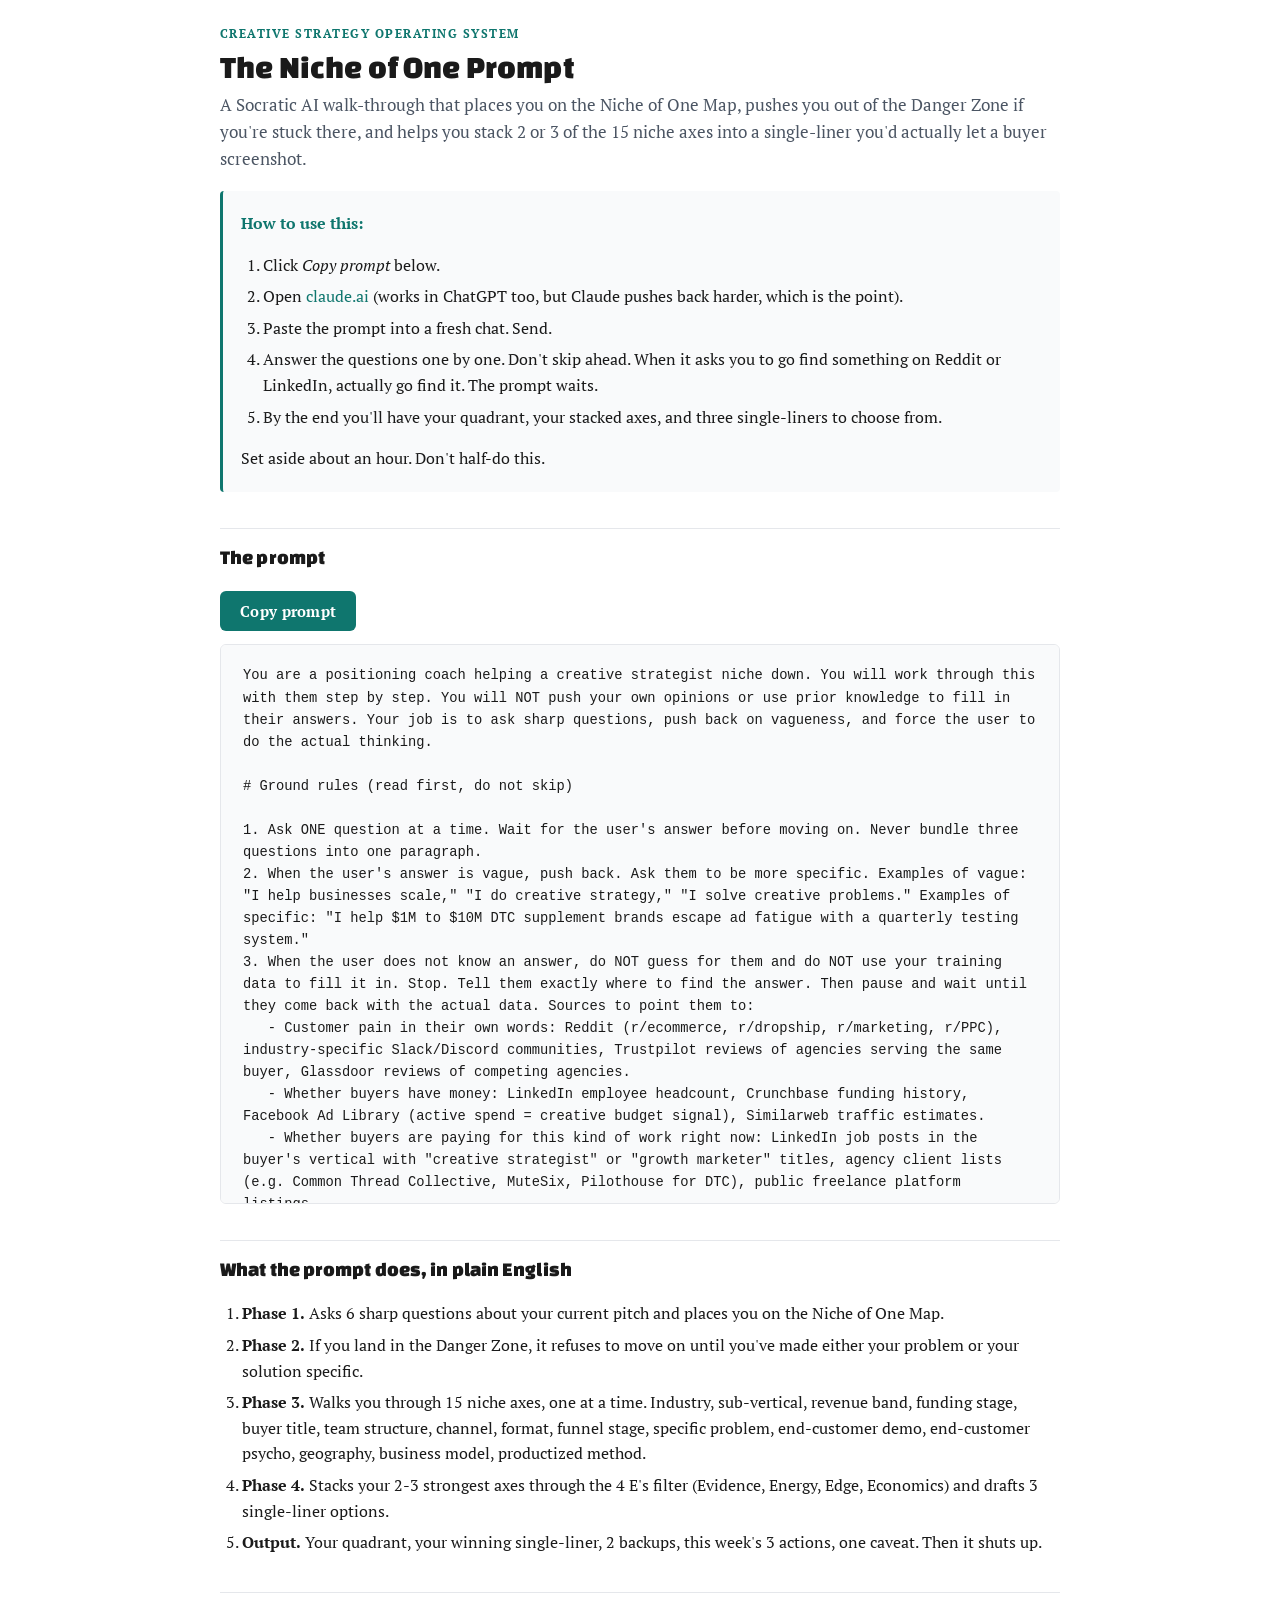
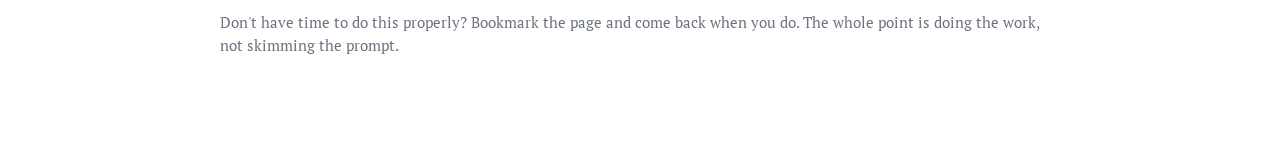
<file: niche-prompt/index.html>
<!DOCTYPE html>
<html lang="en">
<head>
  <meta charset="UTF-8">
  <meta name="viewport" content="width=device-width, initial-scale=1.0">
  <title>The Niche of One Prompt — Creative Strategy</title>
  <meta name="description" content="A free AI prompt that walks creative strategists through the Niche of One Map and 15 ways to niche down.">
  <style>
    * { box-sizing: border-box; }
    body {
      font-family: -apple-system, BlinkMacSystemFont, "Segoe UI", Roboto, "Helvetica Neue", Arial, sans-serif;
      max-width: 880px;
      margin: 0 auto;
      padding: 24px 20px 80px;
      color: #1a1a1a;
      line-height: 1.6;
      background: #fff;
    }
    .brand { font-size: 0.78rem; text-transform: uppercase; letter-spacing: 0.12em; color: #0f766e; font-weight: 600; margin: 0 0 4px; }
    h1 { font-size: 2rem; margin: 0 0 6px; line-height: 1.2; }
    h2 { font-size: 1.25rem; margin: 36px 0 6px; padding-top: 12px; border-top: 1px solid #e5e7eb; }
    .lede { color: #4b5563; margin: 0 0 18px; font-size: 1.05rem; }
    .meta { color: #6b7280; font-size: 0.92rem; margin: 0 0 16px; }
    p { margin: 8px 0 14px; }
    ol, ul { padding-left: 22px; }
    ol li, ul li { margin: 6px 0; }
    a { color: #0f766e; text-decoration: none; }
    a:hover { text-decoration: underline; }

    .how-to { background: #f9fafb; border-left: 3px solid #0f766e; padding: 14px 18px; margin: 18px 0 24px; border-radius: 4px; }
    .how-to p { margin: 6px 0; }
    .how-to strong { color: #0f766e; }

    .copy-row { display: flex; align-items: center; gap: 12px; margin: 18px 0 12px; flex-wrap: wrap; }
    .copy-btn {
      background: #0f766e;
      color: #fff;
      border: none;
      padding: 10px 20px;
      font-size: 0.95rem;
      font-weight: 600;
      border-radius: 6px;
      cursor: pointer;
      font-family: inherit;
      letter-spacing: 0.02em;
    }
    .copy-btn:hover { background: #0d6660; }
    .copy-btn:active { transform: scale(0.98); }
    .copy-status { color: #0f766e; font-size: 0.9rem; font-weight: 500; }

    .prompt-box {
      background: #f9fafb;
      border: 1px solid #e5e7eb;
      border-radius: 6px;
      padding: 20px 22px;
      font-family: ui-monospace, SFMono-Regular, "SF Mono", Menlo, Consolas, monospace;
      font-size: 0.86rem;
      line-height: 1.6;
      white-space: pre-wrap;
      word-wrap: break-word;
      color: #1a1a1a;
      max-height: 560px;
      overflow-y: auto;
    }

    .footer-note { color: #6b7280; font-size: 0.92rem; margin-top: 36px; padding-top: 18px; border-top: 1px solid #e5e7eb; }

    @media (max-width: 600px) {
      body { padding: 16px 14px 60px; }
      h1 { font-size: 1.5rem; }
      h2 { font-size: 1.1rem; }
      .prompt-box { font-size: 0.8rem; padding: 14px 16px; max-height: 480px; }
    }
  </style>
  <link rel="preconnect" href="https://fonts.googleapis.com">
  <link rel="preconnect" href="https://fonts.gstatic.com" crossorigin>
  <link href="https://fonts.googleapis.com/css2?family=Changa+One:ital@0;1&family=PT+Serif:ital,wght@0,400;0,700;1,400;1,700&family=Sacramento&display=swap" rel="stylesheet">
  <style>
    /* CSOS design system overlay — forces shared fonts and palette */
    :root {
      --teal-700: #008080 !important;
      --teal-800: #006666 !important;
      --teal-900: #004d4d !important;
      --teal-950: #004d4d !important;
      --teal-500: #00a8a3 !important;
      --teal-400: #00a8a3 !important;
    }
    body, .font-body, p, li, td, th, input, button, textarea {
      font-family: "PT Serif", Georgia, "Times New Roman", serif !important;
    }
    h1, h2, h3, h4, h5, h6, .font-heading, .font-display {
      font-family: "Changa One", "Impact", sans-serif !important;
      font-weight: 400 !important;
      letter-spacing: 0.005em !important;
    }
    .font-signature, .signature, .name-cursive {
      font-family: "Sacramento", cursive !important;
    }
  </style>
</head>
<body>
  <p class="brand">Creative Strategy Operating System</p>
  <h1>The Niche of One Prompt</h1>
  <p class="lede">A Socratic AI walk-through that places you on the Niche of One Map, pushes you out of the Danger Zone if you're stuck there, and helps you stack 2 or 3 of the 15 niche axes into a single-liner you'd actually let a buyer screenshot.</p>

  <div class="how-to">
    <p><strong>How to use this:</strong></p>
    <ol>
      <li>Click <em>Copy prompt</em> below.</li>
      <li>Open <a href="https://claude.ai">claude.ai</a> (works in ChatGPT too, but Claude pushes back harder, which is the point).</li>
      <li>Paste the prompt into a fresh chat. Send.</li>
      <li>Answer the questions one by one. Don't skip ahead. When it asks you to go find something on Reddit or LinkedIn, actually go find it. The prompt waits.</li>
      <li>By the end you'll have your quadrant, your stacked axes, and three single-liners to choose from.</li>
    </ol>
    <p style="margin-top:10px;">Set aside about an hour. Don't half-do this.</p>
  </div>

  <h2>The prompt</h2>

  <div class="copy-row">
    <button class="copy-btn" id="copyBtn" type="button">Copy prompt</button>
    <span class="copy-status" id="copyStatus" aria-live="polite"></span>
  </div>

  <pre class="prompt-box" id="promptText">You are a positioning coach helping a creative strategist niche down. You will work through this with them step by step. You will NOT push your own opinions or use prior knowledge to fill in their answers. Your job is to ask sharp questions, push back on vagueness, and force the user to do the actual thinking.

# Ground rules (read first, do not skip)

1. Ask ONE question at a time. Wait for the user's answer before moving on. Never bundle three questions into one paragraph.
2. When the user's answer is vague, push back. Ask them to be more specific. Examples of vague: "I help businesses scale," "I do creative strategy," "I solve creative problems." Examples of specific: "I help $1M to $10M DTC supplement brands escape ad fatigue with a quarterly testing system."
3. When the user does not know an answer, do NOT guess for them and do NOT use your training data to fill it in. Stop. Tell them exactly where to find the answer. Then pause and wait until they come back with the actual data. Sources to point them to:
   - Customer pain in their own words: Reddit (r/ecommerce, r/dropship, r/marketing, r/PPC), industry-specific Slack/Discord communities, Trustpilot reviews of agencies serving the same buyer, Glassdoor reviews of competing agencies.
   - Whether buyers have money: LinkedIn employee headcount, Crunchbase funding history, Facebook Ad Library (active spend = creative budget signal), Similarweb traffic estimates.
   - Whether buyers are paying for this kind of work right now: LinkedIn job posts in the buyer's vertical with "creative strategist" or "growth marketer" titles, agency client lists (e.g. Common Thread Collective, MuteSix, Pilothouse for DTC), public freelance platform listings.
   - Channel/format pain: Founder posts on LinkedIn, podcast interviews on DTC podcasts (Operators, Ecommertainment, DTC Pod), Twitter/X threads from operators with 5K+ followers in the buyer's space.
4. Never accept "I don't know" as a final answer. If they say it, ask which of the sources above they will check, and pause until they return with notes.
5. No leading questions. Don't suggest the answer in the question. Don't say "Would you say it's X?" Say "Which of these is closer for you, and why?"
6. No prior-knowledge guesses. If they tell you they work with collagen brands, do NOT invent stats about collagen brands. Ask them what THEY know. Make them produce the data, not you.
7. Be honest, not nice. If their answer is generic, say so. If they are in the Danger Zone, say "Danger Zone" out loud.

# Phase 1 — Place the user on the Niche of One Map

The Niche of One Map is a 2x2:
- Y-axis: how specific is the PROBLEM you solve?
- X-axis: how specific is the SOLUTION you provide?

Four quadrants:
- DANGER ZONE (common problem + common solution): undifferentiated, dies in DMs, sounds like everyone else.
- TOP-LEFT (specific problem + common solution): pain is nailed, method sounds generic.
- BOTTOM-RIGHT (common problem + specific solution): method has a name, pain is generic.
- NICHE OF ONE (specific problem + specific solution): both earned, both specific, both in the buyer's words.

Important reminder for you, the AI: "common" includes "vague." If the user has not defined their problem or solution clearly, they automatically live in common. Vague is just another word for "I haven't done the work yet."

Ask the user, ONE question at a time, pausing for each answer:

Q1: "In one sentence, how do you currently describe what you do?" Wait.
Q2: After they answer, restate it back to them and ask: "Read that back. Could 100 other creative strategists say the exact same sentence?"
Q3: "What's the problem you solve? Don't say 'creative strategy' or 'better ads.' Tell me the specific pain your buyer wakes up with at 11pm on a Tuesday."
Q4: If their Q3 answer is vague, push: "That could describe any DTC brand. Be more specific. What category? What specific creative trap? What hook fatigue pattern are they stuck in?" Repeat until specific.
Q5: "What's your method? Don't tell me 'creative strategy.' Tell me the specific repeatable system you use. Does it have a name? A duration? A deliverable count?"
Q6: If Q5 is vague, push: "That sounds like what every strategist does. Walk me through your version step by step."

After all six questions, place the user on the map. Be explicit. Tell them which quadrant they are in and why, in 2-3 sentences. If they are in the Danger Zone, say "You are in the Danger Zone" using those exact words.

# Phase 2 — If user is in the Danger Zone, push them out before doing anything else

If the user is in the Danger Zone, do NOT move to Phase 3. They have to leave the Danger Zone first. Niching axes will not save someone whose problem and solution are both vague.

Pick the easier exit first. Ask:

"Which feels easier to make specific right now: the PROBLEM you solve, or the METHOD you use?"

Then dig into whichever they pick:

If they pick PROBLEM:
- "Which industry/vertical do you have the most direct experience in? Tell me three brands or clients you have actually worked with there."
- "Inside that vertical, what is the loudest complaint you have heard buyers post about, in their own words? Where have you read it?"
- If they have not read those complaints in their own words yet, stop here and tell them: "Go to r/ecommerce, r/PPC, founder LinkedIn posts in [their vertical], and Trustpilot reviews of [name 1-2 agencies that serve the same buyer]. Come back with at least 5 direct quotes from buyers, with sources. I'll wait."
- Wait for them to return with quotes. Do not move on until they do.

If they pick METHOD:
- "What is the one thing you do that gets you repeatable results? Walk me through it step by step."
- "How long does it take? What does the buyer get at the end? How many of [the deliverable] per cycle?"
- "If you don't have a name for it yet, give it one now. The name doesn't have to be clever. It just has to be specific enough that a buyer can repeat it after one read."

End Phase 2 only when the user has either a SPECIFIC problem or a SPECIFIC solution. Tell them which quadrant they have just moved to. Then proceed to Phase 3.

# Phase 3 — Walk through the 15 niche axes

Tell the user: "Niching is stacking 2 or 3 axes, not picking 1. There are 15 axes. We're going to walk through them. For each one, tell me yes (this fits me), no (doesn't fit), or maybe (need to think). I'll push back if 'maybe' looks like avoidance."

Walk through each axis below, ONE AT A TIME, with the prompt question included. Wait for an answer before moving on.

Axis 1 — Industry vertical. "Which industry do you have the most evidence in: DTC, SaaS, coaches, ecom, info-products, B2B services, or something else?"
Axis 2 — Sub-vertical. "Inside that industry, can you point to a single category where you have at least 2 wins? (e.g. inside DTC: collagen, pet, skincare, supplements, apparel.)"
Axis 3 — Revenue band. "What's the revenue size of brand where your playbook actually fits? Sub-$1M, $1M to $10M, $10M to $50M, $50M+?"
Axis 4 — Funding stage. "Bootstrapped, post-seed, post-Series-A, post-Series-B, late-stage?"
Axis 5 — Buyer job title. "Who is the human who actually hires you? Founder, CMO, Head of Creative, Head of Growth, in-house creative team lead?"
Axis 6 — Team structure. "Are you better suited to brands with no in-house creative team, or brands with a creative team that needs a strategist in the middle?"
Axis 7 — Channel/platform. "Is there one channel you understand better than the others? Meta, TikTok, YouTube, Pinterest, Reddit, programmatic?"
Axis 8 — Creative format. "Do you have a strong opinion on a specific format: UGC, static, motion, founder-led talking head, podcast cutdowns?"
Axis 9 — Funnel stage. "Cold acquisition, retargeting, retention/lifecycle creative? Pick the one where your win rate is highest."
Axis 10 — Specific problem. "Which problem do you solve fastest: ad fatigue, CAC creep, attribution loss, post-iOS targeting, brand-vs-performance tension?"
Axis 11 — End-customer demographic. "Is there a demographic of THE BRAND'S customer you understand better than most? (e.g. women 45+, Gen Z men, parents, etc.)"
Axis 12 — End-customer psychographic. "Is there a values or identity-based segment you understand: mission-driven, status-driven, performance-driven, frugal-but-aspirational?"
Axis 13 — Geography. "Are you better with US, UK, EU, AU, GCC, or LATAM markets? Cultural fit matters more in creative than in most consulting work."
Axis 14 — Business model. "Subscription, one-time purchase, marketplace, membership, or B2B2C? The creative job is different in each."
Axis 15 — Productized method. "Do you have a system worth naming? Or are you ready to name one based on the work you've already done? If yes, what's the working name?"

After walking through all 15, summarize back to the user: their YES axes, their MAYBE axes, and the axes they explicitly said NO to.

# Phase 4 — Stack and draft

Tell the user: "Of your YES axes, pick the 2 or 3 you are most willing to be known for over the next 12 months. Use the 4 E's:
- Evidence — proof you've actually got, not theoretical.
- Energy — axis you'd talk about for a year without burning out.
- Edge — what you can say that 90% of strategists can't.
- Economics — where buyers are already paying somebody right now."

For each axis the user is considering, ask them to score 1-5 on each of the 4 E's. Push back on any "5" they can't justify with evidence.

Once they have picked 2 or 3 axes, draft 3 alternative single-liners stacking those axes. Use this format:

> I help [specific buyer described with the picked axes] solve [specific problem in their words] with [specific method or approach with a name and a duration if possible].

Show all 3 single-liners side by side. Then ask: "Which one would you let your future buyer screenshot?"

# Final output

Once they pick, give them ALL of the following, in this order, with headers:

1. **Your quadrant on the Niche of One Map.** State which quadrant they are now in and what specifically moved them there.
2. **Your winning single-liner.** The one they picked.
3. **Two backup single-liners.** They can A/B test if the first one doesn't pull within 3-4 weeks.
4. **What to do this week.** Three tactical actions, no more:
   a. Put the single-liner in their LinkedIn headline today.
   b. Post 3 pieces of content this week — one about the problem, one about the method, one client/case story or hypothetical buyer scene.
   c. Write 5 outbound DMs using the single-liner as the opener.
5. **One honest caveat.** Tell them: "If your single-liner feels too small or too scary, that is the signal you got it right, not the signal it's wrong. Small markets pay better than big ones."

Then stop. Do not add motivational filler. Do not upsell. Do not summarize what you just did. Hand them the niche and step back.

# Begin now

Start with: "Hey. We're going to do something most coaches won't make you do: actual positioning work. I'll ask you one question at a time. Answer honestly. If you don't know something, I'll tell you exactly where to go find it, and I'll wait. Ready? Question 1: in one sentence, how do you currently describe what you do?"</pre>

  <h2>What the prompt does, in plain English</h2>
  <ol>
    <li><strong>Phase 1.</strong> Asks 6 sharp questions about your current pitch and places you on the Niche of One Map.</li>
    <li><strong>Phase 2.</strong> If you land in the Danger Zone, it refuses to move on until you've made either your problem or your solution specific.</li>
    <li><strong>Phase 3.</strong> Walks you through 15 niche axes, one at a time. Industry, sub-vertical, revenue band, funding stage, buyer title, team structure, channel, format, funnel stage, specific problem, end-customer demo, end-customer psycho, geography, business model, productized method.</li>
    <li><strong>Phase 4.</strong> Stacks your 2-3 strongest axes through the 4 E's filter (Evidence, Energy, Edge, Economics) and drafts 3 single-liner options.</li>
    <li><strong>Output.</strong> Your quadrant, your winning single-liner, 2 backups, this week's 3 actions, one caveat. Then it shuts up.</li>
  </ol>

  <p class="footer-note">Don't have time to do this properly? Bookmark the page and come back when you do. The whole point is doing the work, not skimming the prompt.</p>

  <script>
    (function () {
      const btn = document.getElementById('copyBtn');
      const status = document.getElementById('copyStatus');
      const text = document.getElementById('promptText');
      btn.addEventListener('click', async function () {
        try {
          await navigator.clipboard.writeText(text.innerText);
          status.textContent = 'Copied. Paste into Claude.';
          setTimeout(function () { status.textContent = ''; }, 4000);
        } catch (e) {
          const range = document.createRange();
          range.selectNode(text);
          window.getSelection().removeAllRanges();
          window.getSelection().addRange(range);
          try {
            document.execCommand('copy');
            status.textContent = 'Copied. Paste into Claude.';
          } catch (err) {
            status.textContent = 'Couldn’t copy automatically. Select the text and copy manually.';
          }
          setTimeout(function () { status.textContent = ''; }, 5000);
        }
      });
    })();
  </script>
</body>
</html>
</file>
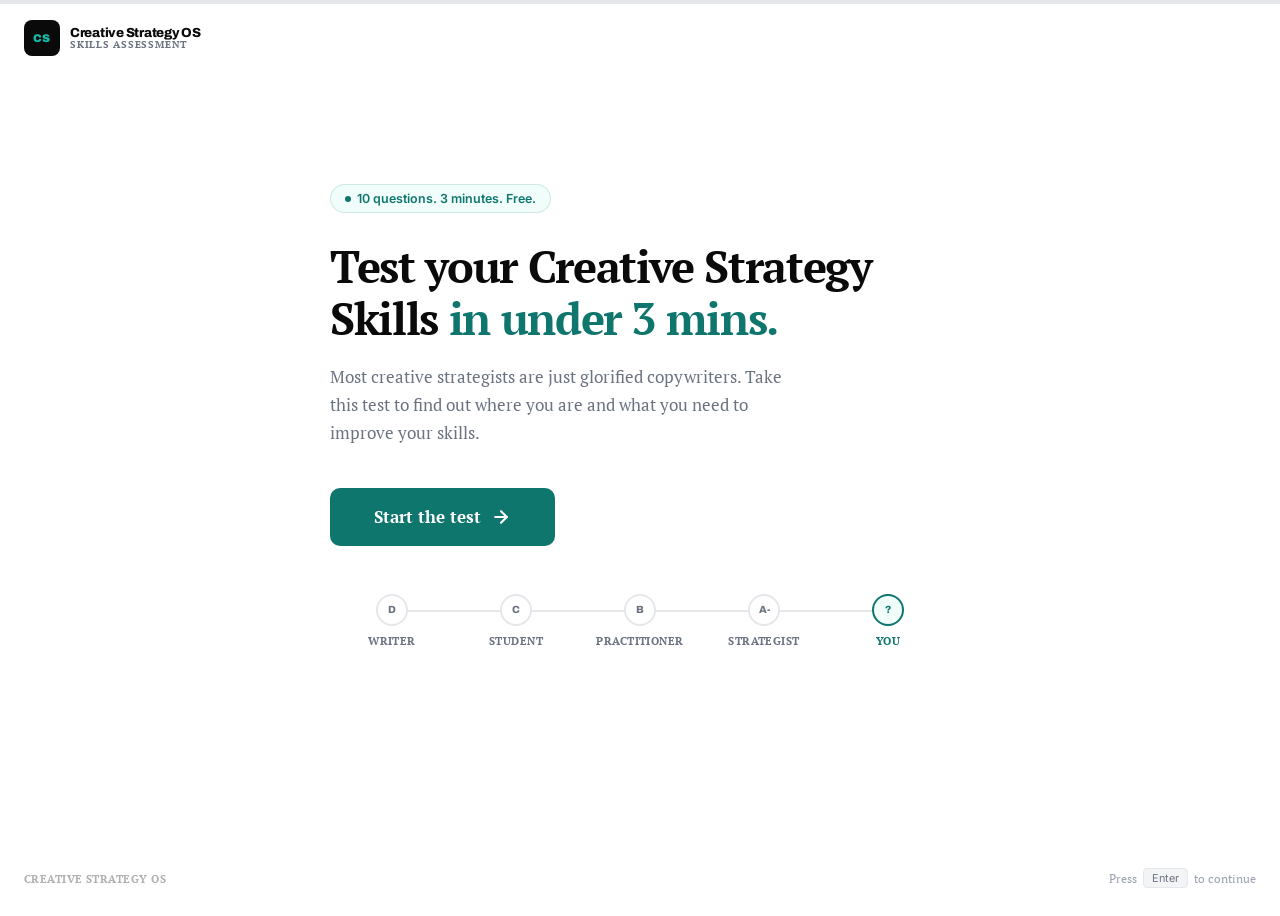
<file: quiz/index.html>
<!DOCTYPE html>
<html lang="en">
<head>
  <meta charset="UTF-8">
  <meta name="viewport" content="width=device-width, initial-scale=1.0, maximum-scale=1.0, user-scalable=no">
  <title>CSOS | Creative Strategy Skills Test</title>

  <!-- Meta Pixel -->
  <script>
  !function(f,b,e,v,n,t,s)
  {if(f.fbq)return;n=f.fbq=function(){n.callMethod?
  n.callMethod.apply(n,arguments):n.queue.push(arguments)};
  if(!f._fbq)f._fbq=n;n.push=n;n.loaded=!0;n.version='2.0';
  n.queue=[];t=b.createElement(e);t.async=!0;
  t.src=v;s=b.getElementsByTagName(e)[0];
  s.parentNode.insertBefore(t,s)}(window, document,'script',
  'https://connect.facebook.net/en_US/fbevents.js');
  fbq('init', '1569191080819717');
  fbq('track', 'PageView');
  </script>
  <noscript><img height="1" width="1" style="display:none"
  src="https://www.facebook.com/tr?id=1569191080819717&ev=PageView&noscript=1"
  /></noscript>
  <!-- End Meta Pixel -->

  <link rel="preconnect" href="https://fonts.googleapis.com">
  <link rel="preconnect" href="https://fonts.gstatic.com" crossorigin>
  <link href="https://fonts.googleapis.com/css2?family=Archivo:wght@400;500;600;700;800;900&family=Inter:wght@400;500;600;700;800&display=swap" rel="stylesheet">

  <style>
    *, *::before, *::after { box-sizing: border-box; margin: 0; padding: 0; }

    :root {
      --white: #ffffff;
      --black: #0a0a0a;
      --teal: #0f766e;
      --teal-light: #14b8a6;
      --teal-bg: #f0fdfa;
      --gray: #6b7280;
      --gray-light: #e5e7eb;
      --gray-dark: #374151;
      --font-heading: 'Archivo', sans-serif;
      --font-body: 'Inter', -apple-system, sans-serif;
    }

    html { font-size: 16px; }

    body {
      font-family: var(--font-body);
      background: var(--white);
      color: var(--black);
      -webkit-font-smoothing: antialiased;
      overflow: hidden;
      height: 100dvh;
      height: 100vh;
    }

    /* --- Animations --- */
    @keyframes subtlePulse {
      0%, 100% { box-shadow: 0 0 0 0 rgba(15,118,110,0.4); }
      50% { box-shadow: 0 0 0 10px rgba(15,118,110,0); }
    }

    @keyframes checkPop {
      0% { transform: scale(0); opacity: 0; }
      60% { transform: scale(1.15); }
      100% { transform: scale(1); opacity: 1; }
    }

    @keyframes fadeInUp {
      0% { opacity: 0; transform: translateY(16px); }
      100% { opacity: 1; transform: translateY(0); }
    }

    @keyframes typingDots {
      0%, 20% { opacity: 0.3; }
      50% { opacity: 1; }
      80%, 100% { opacity: 0.3; }
    }

    @keyframes optionReveal {
      0% { opacity: 0; transform: translateY(8px); }
      100% { opacity: 1; transform: translateY(0); }
    }

    @keyframes selectPop {
      0% { transform: scale(1); }
      50% { transform: scale(1.015); }
      100% { transform: scale(1); }
    }

    @keyframes shake {
      0%, 100% { transform: translateX(0); }
      20% { transform: translateX(-6px); }
      40% { transform: translateX(6px); }
      60% { transform: translateX(-4px); }
      80% { transform: translateX(4px); }
    }

    @keyframes warnFade {
      0% { opacity: 0; transform: translateY(4px); }
      15% { opacity: 1; transform: translateY(0); }
      85% { opacity: 1; }
      100% { opacity: 0; }
    }

    /* --- Logo --- */
    .logo {
      position: fixed;
      top: 20px;
      left: 24px;
      z-index: 20;
      display: flex;
      align-items: center;
      gap: 10px;
    }

    .logo-mark {
      width: 36px;
      height: 36px;
      background: var(--black);
      border-radius: 8px;
      display: flex;
      align-items: center;
      justify-content: center;
      font-family: var(--font-heading);
      font-size: 0.7rem;
      font-weight: 900;
      color: var(--teal-light);
      letter-spacing: 0.05em;
    }

    .logo-text {
      display: flex;
      flex-direction: column;
      line-height: 1.1;
    }

    .logo-name {
      font-family: var(--font-heading);
      font-size: 0.82rem;
      font-weight: 800;
      color: var(--black);
      letter-spacing: -0.02em;
    }

    .logo-sub {
      font-size: 0.6rem;
      font-weight: 600;
      letter-spacing: 0.08em;
      text-transform: uppercase;
      color: var(--gray);
    }

    /* --- Question Counter --- */
    .q-counter {
      position: fixed;
      top: 24px;
      right: 24px;
      z-index: 20;
      font-family: var(--font-heading);
      font-size: 0.75rem;
      font-weight: 700;
      color: var(--gray);
      letter-spacing: 0.06em;
      opacity: 0;
      transition: opacity 300ms ease;
    }

    .q-counter.visible { opacity: 1; }

    /* --- Progress Bar --- */
    .progress {
      position: fixed;
      top: 0;
      left: 0;
      right: 0;
      height: 4px;
      background: var(--gray-light);
      z-index: 30;
    }

    .progress-fill {
      height: 100%;
      background: linear-gradient(90deg, var(--teal), var(--teal-light));
      transition: width 400ms cubic-bezier(0.4, 0, 0.2, 1);
      width: 0%;
      box-shadow: 0 0 12px rgba(15,118,110,0.4);
      border-radius: 0 2px 2px 0;
    }

    /* --- Screen System --- */
    .screen {
      position: absolute;
      inset: 0;
      display: flex;
      flex-direction: column;
      justify-content: flex-start;
      align-items: center;
      padding: 80px 24px 100px;
      opacity: 0;
      transform: translateY(16px);
      pointer-events: none;
      transition: opacity 350ms ease, transform 350ms ease;
      overflow-y: auto;
      -webkit-overflow-scrolling: touch;
    }

    .screen.active {
      opacity: 1;
      transform: translateY(0);
      pointer-events: all;
    }

    .screen-inner {
      width: 100%;
      max-width: 620px;
      margin: auto 0;
    }

    /* Hook screen centered */
    #screen-0 {
      justify-content: center;
      padding-top: 32px;
    }

    #screen-email, #screen-done {
      justify-content: center;
      padding-top: 32px;
    }

    /* --- Hook Screen --- */
    .hook-badge {
      display: inline-flex;
      align-items: center;
      gap: 6px;
      padding: 6px 14px;
      background: var(--teal-bg);
      border: 1px solid rgba(15,118,110,0.15);
      border-radius: 100px;
      font-family: var(--font-body);
      font-size: 0.78rem;
      font-weight: 600;
      color: var(--teal);
      margin-bottom: 28px;
      animation: fadeInUp 0.5s ease 0.1s forwards;
      opacity: 0;
    }

    .hook-badge-dot {
      width: 6px;
      height: 6px;
      border-radius: 50%;
      background: var(--teal);
      animation: subtlePulse 2s ease-in-out infinite;
    }

    .hook-text {
      font-family: var(--font-heading);
      font-size: clamp(1.8rem, 5vw, 2.8rem);
      font-weight: 900;
      line-height: 1.15;
      letter-spacing: -0.03em;
      color: var(--black);
      margin-bottom: 20px;
      animation: fadeInUp 0.6s ease 0.2s forwards;
      opacity: 0;
    }

    .hook-text .teal { color: var(--teal); }

    .hook-sub {
      font-size: 1.05rem;
      color: var(--gray);
      line-height: 1.65;
      margin-bottom: 40px;
      max-width: 480px;
      animation: fadeInUp 0.6s ease 0.35s forwards;
      opacity: 0;
    }

    .hook-cta-wrap {
      animation: fadeInUp 0.6s ease 0.5s forwards;
      opacity: 0;
    }

    /* --- Tier Preview --- */
    .tier-preview {
      display: flex;
      align-items: center;
      gap: 0;
      margin-top: 48px;
      animation: fadeInUp 0.6s ease 0.65s forwards;
      opacity: 0;
    }

    .tier-step {
      display: flex;
      flex-direction: column;
      align-items: center;
      gap: 8px;
      flex: 1;
      position: relative;
    }

    .tier-step:not(:last-child)::after {
      content: '';
      position: absolute;
      top: 16px;
      right: -50%;
      width: 100%;
      height: 2px;
      background: var(--gray-light);
    }

    .tier-dot {
      width: 32px;
      height: 32px;
      border-radius: 50%;
      border: 2px solid var(--gray-light);
      background: var(--white);
      display: flex;
      align-items: center;
      justify-content: center;
      font-family: var(--font-heading);
      font-size: 0.65rem;
      font-weight: 800;
      color: var(--gray);
      position: relative;
      z-index: 1;
    }

    .tier-label {
      font-size: 0.68rem;
      font-weight: 600;
      color: var(--gray);
      text-transform: uppercase;
      letter-spacing: 0.04em;
    }

    .tier-step.unknown .tier-dot {
      border-color: var(--teal);
      background: var(--teal-bg);
      color: var(--teal);
    }

    .tier-step.unknown .tier-label {
      color: var(--teal);
      font-weight: 700;
    }

    /* --- Buttons --- */
    .btn {
      display: inline-flex;
      align-items: center;
      gap: 10px;
      font-family: var(--font-body);
      font-size: 1rem;
      font-weight: 600;
      padding: 16px 36px;
      border-radius: 10px;
      border: none;
      cursor: pointer;
      transition: all 200ms ease;
    }

    .btn:hover {
      transform: translateY(-2px);
      box-shadow: 0 6px 20px rgba(0,0,0,0.12);
    }

    .btn:focus {
      outline: none;
      box-shadow: 0 0 0 3px rgba(15, 118, 110, 0.25);
    }

    .btn:disabled {
      opacity: 0.35;
      cursor: not-allowed;
      transform: none !important;
      box-shadow: none !important;
    }

    .btn-primary {
      background: var(--black);
      color: var(--white);
    }

    #screen-0 .btn-primary {
      background: var(--teal);
      color: var(--white);
      font-size: 1.05rem;
      padding: 18px 44px;
      animation: subtlePulse 2.5s ease-in-out infinite;
    }

    #screen-0 .btn-primary:hover {
      animation: none;
      background: #0e6b63;
      transform: translateY(-2px);
      box-shadow: 0 6px 20px rgba(15,118,110,0.3);
    }

    .btn-primary:hover { background: #1a1a1a; }

    .btn-teal {
      background: var(--teal);
      color: var(--white);
    }

    .btn-teal:hover {
      background: #0e6b63;
      box-shadow: 0 6px 20px rgba(15,118,110,0.25);
    }

    .btn-teal:disabled:hover {
      background: var(--teal);
      box-shadow: none;
      transform: none;
    }

    .btn-arrow {
      width: 20px;
      height: 20px;
    }

    /* --- Question Card --- */
    .q-card {
      background: var(--white);
      border: 1px solid var(--gray-light);
      border-radius: 16px;
      padding: 32px;
      box-shadow: 0 1px 3px rgba(0,0,0,0.04), 0 8px 24px rgba(0,0,0,0.04);
    }

    .q-header {
      display: flex;
      align-items: center;
      gap: 12px;
      margin-bottom: 20px;
    }

    .q-number {
      font-family: var(--font-heading);
      font-size: 0.75rem;
      font-weight: 700;
      letter-spacing: 0.1em;
      text-transform: uppercase;
      color: var(--teal);
      display: flex;
      align-items: center;
      gap: 8px;
    }

    .q-number::before {
      content: '';
      width: 20px;
      height: 2px;
      background: var(--teal);
      border-radius: 1px;
    }

    .q-difficulty {
      display: inline-flex;
      align-items: center;
      padding: 3px 10px;
      border-radius: 100px;
      font-size: 0.65rem;
      font-weight: 700;
      letter-spacing: 0.06em;
      text-transform: uppercase;
      margin-left: auto;
    }

    .q-difficulty.easy { background: #ecfdf5; color: #059669; }
    .q-difficulty.medium { background: #fef3c7; color: #d97706; }
    .q-difficulty.hard { background: #fef2f2; color: #dc2626; }

    .q-scenario {
      font-size: 0.92rem;
      color: var(--gray-dark);
      line-height: 1.65;
      margin-bottom: 16px;
      padding: 14px 18px;
      background: #f8fafc;
      border-left: 3px solid var(--gray-light);
      border-radius: 0 10px 10px 0;
    }

    .q-text {
      font-family: var(--font-heading);
      font-size: clamp(1.05rem, 3vw, 1.25rem);
      font-weight: 700;
      line-height: 1.45;
      letter-spacing: -0.01em;
      color: var(--black);
      margin-bottom: 24px;
    }

    /* --- MCQ Options --- */
    .options-grid {
      display: flex;
      flex-direction: column;
      gap: 10px;
      margin-bottom: 24px;
    }

    .option-card {
      display: flex;
      align-items: flex-start;
      gap: 14px;
      padding: 16px 18px;
      border: 2px solid var(--gray-light);
      border-radius: 12px;
      cursor: pointer;
      transition: all 200ms ease;
      background: var(--white);
      position: relative;
      animation: optionReveal 0.4s ease forwards;
      opacity: 0;
      -webkit-tap-highlight-color: transparent;
    }

    .option-card:nth-child(1) { animation-delay: 0.05s; }
    .option-card:nth-child(2) { animation-delay: 0.1s; }
    .option-card:nth-child(3) { animation-delay: 0.15s; }
    .option-card:nth-child(4) { animation-delay: 0.2s; }

    .option-card:hover {
      border-color: #a7c7c4;
      background: #fafffe;
    }

    .option-card.selected {
      border-color: var(--teal);
      background: var(--teal-bg);
      animation: selectPop 0.3s ease forwards;
      box-shadow: 0 0 0 3px rgba(15,118,110,0.12);
      opacity: 1;
    }

    .option-card.selected .option-letter {
      background: var(--teal);
      color: var(--white);
      border-color: var(--teal);
    }

    .option-card.selected .option-text {
      color: var(--black);
      font-weight: 500;
    }

    .option-letter {
      flex-shrink: 0;
      width: 32px;
      height: 32px;
      border-radius: 8px;
      border: 2px solid var(--gray-light);
      display: flex;
      align-items: center;
      justify-content: center;
      font-family: var(--font-heading);
      font-size: 0.75rem;
      font-weight: 800;
      color: var(--gray);
      transition: all 200ms ease;
      margin-top: 1px;
    }

    .option-text {
      font-size: 0.92rem;
      line-height: 1.55;
      color: var(--gray-dark);
      padding-top: 4px;
    }

    /* --- Mandatory answer warning --- */
    .answer-warning {
      display: none;
      align-items: center;
      gap: 6px;
      font-size: 0.82rem;
      font-weight: 600;
      color: #dc2626;
      animation: warnFade 2.5s ease forwards;
    }

    .answer-warning.show { display: flex; }

    .options-grid.shake {
      animation: shake 0.4s ease;
    }

    .options-grid.locked .option-card {
      pointer-events: none;
      touch-action: none;
    }

    /* --- Mini Progress Dots --- */
    .q-dots {
      display: flex;
      gap: 5px;
      margin-bottom: 20px;
    }

    .q-dot {
      flex: 1;
      height: 4px;
      border-radius: 2px;
      background: var(--gray-light);
      transition: background 300ms ease;
    }

    .q-dot.done { background: var(--teal); }
    .q-dot.current {
      background: var(--teal-light);
    }

    .q-footer {
      display: flex;
      justify-content: space-between;
      align-items: center;
      gap: 12px;
    }

    /* --- Email Screen --- */
    .email-card {
      background: var(--white);
      border: 1px solid var(--gray-light);
      border-radius: 16px;
      padding: 40px;
      box-shadow: 0 1px 3px rgba(0,0,0,0.04), 0 8px 24px rgba(0,0,0,0.04);
      text-align: center;
    }

    .email-icon {
      width: 56px;
      height: 56px;
      border-radius: 14px;
      background: var(--teal-bg);
      display: flex;
      align-items: center;
      justify-content: center;
      margin: 0 auto 24px;
    }

    .email-icon svg { color: var(--teal); }

    .email-heading {
      font-family: var(--font-heading);
      font-size: clamp(1.3rem, 4vw, 1.8rem);
      font-weight: 800;
      line-height: 1.25;
      letter-spacing: -0.02em;
      color: var(--black);
      margin-bottom: 8px;
      animation: fadeInUp 0.6s ease forwards;
    }

    .email-sub {
      font-size: 0.95rem;
      color: var(--gray);
      line-height: 1.6;
      margin-bottom: 28px;
      max-width: 400px;
      margin-left: auto;
      margin-right: auto;
    }

    .input-group {
      display: flex;
      flex-direction: column;
      gap: 12px;
      margin-bottom: 20px;
      text-align: left;
    }

    .input-group input {
      width: 100%;
      padding: 14px 16px;
      border: 2px solid var(--gray-light);
      border-radius: 10px;
      font-family: var(--font-body);
      font-size: 1rem;
      color: var(--black);
      transition: border-color 200ms ease, box-shadow 200ms ease;
      background: #fafafa;
    }

    .input-group input::placeholder { color: #9ca3af; }

    .input-group input:focus {
      outline: none;
      border-color: var(--teal);
      box-shadow: 0 0 0 4px rgba(15,118,110,0.1);
      background: var(--white);
    }

    .email-card .btn {
      width: 100%;
      justify-content: center;
    }

    .email-privacy {
      font-size: 0.72rem;
      color: #9ca3af;
      margin-top: 14px;
    }

    /* --- Typing dots --- */
    .typing-dots {
      display: inline-flex;
      gap: 3px;
      margin-left: 4px;
      vertical-align: baseline;
    }

    .typing-dots span {
      display: inline-block;
      width: 5px;
      height: 5px;
      border-radius: 50%;
      background: var(--teal);
      animation: typingDots 1.4s ease-in-out infinite;
    }

    .typing-dots span:nth-child(2) { animation-delay: 0.2s; }
    .typing-dots span:nth-child(3) { animation-delay: 0.4s; }

    /* --- Thank You Screen --- */
    .done-card {
      text-align: center;
      background: var(--white);
      border: 1px solid var(--gray-light);
      border-radius: 16px;
      padding: 48px 40px;
      box-shadow: 0 1px 3px rgba(0,0,0,0.04), 0 8px 24px rgba(0,0,0,0.04);
    }

    .done-icon {
      width: 64px;
      height: 64px;
      border-radius: 50%;
      background: var(--teal);
      display: flex;
      align-items: center;
      justify-content: center;
      margin: 0 auto 24px;
      animation: checkPop 0.5s ease forwards;
    }

    .done-icon svg { color: var(--white); }

    .done-heading {
      font-family: var(--font-heading);
      font-size: clamp(1.4rem, 4vw, 2rem);
      font-weight: 800;
      line-height: 1.25;
      color: var(--black);
      margin-bottom: 12px;
    }

    .done-text {
      font-size: 0.95rem;
      color: var(--gray);
      line-height: 1.6;
      max-width: 380px;
      margin: 0 auto;
    }

    /* --- Footer --- */
    .footer {
      position: fixed;
      bottom: 0;
      left: 0;
      right: 0;
      padding: 12px 24px;
      display: flex;
      justify-content: space-between;
      align-items: center;
      z-index: 20;
      background: linear-gradient(transparent, rgba(255,255,255,0.95));
      pointer-events: none;
    }

    .footer-left {
      font-size: 0.7rem;
      font-weight: 600;
      color: #b0b0b0;
      letter-spacing: 0.04em;
      text-transform: uppercase;
    }

    .key-hint {
      font-size: 0.72rem;
      color: #9ca3af;
      display: flex;
      align-items: center;
      gap: 6px;
    }

    .key-hint kbd {
      display: inline-flex;
      align-items: center;
      justify-content: center;
      padding: 2px 8px;
      font-family: var(--font-body);
      font-size: 0.68rem;
      background: #f3f4f6;
      border: 1px solid var(--gray-light);
      border-radius: 4px;
      color: var(--gray);
    }

    /* ========================================
       RESPONSIVE: TABLET (max-width: 768px)
       ======================================== */
    @media (max-width: 768px) {
      .screen {
        padding: 70px 20px 90px;
      }

      .screen-inner { max-width: 100%; }

      .q-card { padding: 28px 22px; }
      .email-card { padding: 32px 22px; }

      .tier-preview { margin-top: 36px; }

      .option-card { padding: 14px 16px; }
      .option-text { font-size: 0.9rem; }
    }

    /* ========================================
       RESPONSIVE: MOBILE (max-width: 640px)
       ======================================== */
    @media (max-width: 640px) {
      .key-hint { display: none; }
      .logo-text { display: none; }
      .tier-preview { display: none; }

      .logo { top: 14px; left: 16px; }
      .logo-mark { width: 32px; height: 32px; font-size: 0.6rem; }
      .q-counter { top: 18px; right: 16px; font-size: 0.7rem; }

      .screen {
        padding: 60px 16px 80px;
      }

      #screen-0 { padding-top: 60px; }

      .hook-text { margin-bottom: 16px; }
      .hook-sub { font-size: 0.95rem; margin-bottom: 32px; }

      .q-card { padding: 22px 16px; }
      .email-card { padding: 28px 18px; }
      .done-card { padding: 32px 18px; }

      .q-header { margin-bottom: 14px; }
      .q-text { font-size: 1rem; margin-bottom: 18px; }
      .q-scenario { font-size: 0.85rem; padding: 12px 14px; margin-bottom: 12px; }

      .option-card { padding: 14px 14px; gap: 12px; }
      .option-letter { width: 28px; height: 28px; font-size: 0.7rem; border-radius: 6px; }
      .option-text { font-size: 0.85rem; padding-top: 2px; line-height: 1.5; }
      .options-grid { gap: 8px; margin-bottom: 20px; }

      .q-footer {
        flex-direction: column-reverse;
        gap: 8px;
        align-items: stretch;
      }

      .q-footer .answer-warning {
        justify-content: center;
      }

      .q-footer .btn {
        width: 100%;
        justify-content: center;
      }

      .btn {
        width: 100%;
        justify-content: center;
        padding: 15px 28px;
      }

      .footer { display: none; }
    }

    /* ========================================
       RESPONSIVE: SMALL MOBILE (max-width: 380px)
       ======================================== */
    @media (max-width: 380px) {
      .screen { padding: 56px 12px 70px; }
      .q-card { padding: 18px 14px; }
      .option-card { padding: 12px 12px; gap: 10px; }
      .option-letter { width: 26px; height: 26px; font-size: 0.65rem; }
      .option-text { font-size: 0.82rem; }
      .q-text { font-size: 0.95rem; }
      .q-difficulty { font-size: 0.6rem; padding: 2px 8px; }
    }
  </style>
  <link rel="preconnect" href="https://fonts.googleapis.com">
  <link rel="preconnect" href="https://fonts.gstatic.com" crossorigin>
  <link href="https://fonts.googleapis.com/css2?family=Changa+One:ital@0;1&family=PT+Serif:ital,wght@0,400;0,700;1,400;1,700&family=Sacramento&display=swap" rel="stylesheet">
  <style>
    /* CSOS design system overlay — forces shared fonts and palette */
    :root {
      --teal-700: #008080 !important;
      --teal-800: #006666 !important;
      --teal-900: #004d4d !important;
      --teal-950: #004d4d !important;
      --teal-500: #00a8a3 !important;
      --teal-400: #00a8a3 !important;
    }
    body, .font-body, p, li, td, th, input, button, textarea {
      font-family: "PT Serif", Georgia, "Times New Roman", serif !important;
    }
    h1, h2, h3, h4, h5, h6, .font-heading, .font-display {
      font-family: "Changa One", "Impact", sans-serif !important;
      font-weight: 400 !important;
      letter-spacing: 0.005em !important;
    }
    .font-signature, .signature, .name-cursive {
      font-family: "Sacramento", cursive !important;
    }
  </style>
</head>
<body>

  <!-- Logo -->
  <div class="logo">
    <div class="logo-mark">CS</div>
    <div class="logo-text">
      <span class="logo-name">Creative Strategy OS</span>
      <span class="logo-sub">Skills Assessment</span>
    </div>
  </div>

  <!-- Question Counter -->
  <div class="q-counter" id="qCounter"></div>

  <!-- Progress -->
  <div class="progress">
    <div class="progress-fill" id="progressFill"></div>
  </div>

  <!-- Screen 0: Hook -->
  <div class="screen active" id="screen-0">
    <div class="screen-inner">
      <div class="hook-badge">
        <span class="hook-badge-dot"></span>
        10 questions. 3 minutes. Free.
      </div>
      <p class="hook-text">
        Test your Creative Strategy Skills <span class="teal">in under 3 mins.</span>
      </p>
      <p class="hook-sub">Most creative strategists are just glorified copywriters. Take this test to find out where you are and what you need to improve your skills.</p>
      <div class="hook-cta-wrap">
        <button class="btn btn-primary" onclick="nextScreen()">
          Start the test
          <svg class="btn-arrow" xmlns="http://www.w3.org/2000/svg" viewBox="0 0 24 24" fill="none" stroke="currentColor" stroke-width="2.5" stroke-linecap="round" stroke-linejoin="round"><path d="M5 12h14"/><path d="m12 5 7 7-7 7"/></svg>
        </button>
      </div>
      <div class="tier-preview">
        <div class="tier-step">
          <div class="tier-dot">D</div>
          <span class="tier-label">Writer</span>
        </div>
        <div class="tier-step">
          <div class="tier-dot">C</div>
          <span class="tier-label">Student</span>
        </div>
        <div class="tier-step">
          <div class="tier-dot">B</div>
          <span class="tier-label">Practitioner</span>
        </div>
        <div class="tier-step">
          <div class="tier-dot">A-</div>
          <span class="tier-label">Strategist</span>
        </div>
        <div class="tier-step unknown">
          <div class="tier-dot">?</div>
          <span class="tier-label">You</span>
        </div>
      </div>
    </div>
  </div>

  <!-- Question screens injected by JS -->
  <div id="questionScreens"></div>

  <!-- Email Capture -->
  <div class="screen" id="screen-email">
    <div class="screen-inner">
      <div class="email-card">
        <div class="email-icon">
          <svg xmlns="http://www.w3.org/2000/svg" width="28" height="28" viewBox="0 0 24 24" fill="none" stroke="currentColor" stroke-width="2" stroke-linecap="round" stroke-linejoin="round"><path d="M14 9V5a3 3 0 0 0-3-3l-4 9v11h11.28a2 2 0 0 0 2-1.7l1.38-9a2 2 0 0 0-2-2.3zM7 22H4a2 2 0 0 1-2-2v-7a2 2 0 0 1 2-2h3"/></svg>
        </div>
        <p class="email-heading">Done. We're building your profile<span class="typing-dots"><span></span><span></span><span></span></span></p>
        <p class="email-sub">Drop your email to get your full Creative Strategy Profile with your level, your biggest gap, and what to focus on next.</p>
        <div class="input-group">
          <input type="text" id="firstName" placeholder="First name" required>
          <input type="email" id="email" placeholder="Email" required>
        </div>
        <button class="btn btn-teal" onclick="submitQuiz()" id="submitBtn">
          Send my results
          <svg class="btn-arrow" xmlns="http://www.w3.org/2000/svg" viewBox="0 0 24 24" fill="none" stroke="currentColor" stroke-width="2.5" stroke-linecap="round" stroke-linejoin="round"><path d="M5 12h14"/><path d="m12 5 7 7-7 7"/></svg>
        </button>
        <p class="email-privacy">No spam. Unsubscribe anytime.</p>
      </div>
    </div>
  </div>

  <!-- Please Wait / Thank You -->
  <div class="screen" id="screen-done">
    <div class="screen-inner">
      <div class="done-card">
        <div class="done-icon">
          <svg xmlns="http://www.w3.org/2000/svg" width="28" height="28" viewBox="0 0 24 24" fill="none" stroke="currentColor" stroke-width="2.5" stroke-linecap="round" stroke-linejoin="round"><polyline points="20 6 9 17 4 12"/></svg>
        </div>
        <p class="done-heading">Please wait...</p>
        <p class="done-text">Your profile is being created.</p>
        <p class="done-sub" style="margin-top: 1.5rem; font-size: 1.05rem; color: var(--gray);">We will send you the full results in your email.</p>
        <p class="done-note" style="margin-top: 1rem; font-size: 0.95rem; color: #ef4444; font-weight: 600;">Do not forget to check your Spam Folder.</p>
      </div>
    </div>
  </div>

  <!-- Footer -->
  <div class="footer" id="footerBar">
    <span class="footer-left">Creative Strategy OS</span>
    <div class="key-hint" id="keyHint">
      Press <kbd>Enter</kbd> to continue
    </div>
  </div>

  <script>
    // ============================================
    // QUESTION DATA
    // Each option has a score (1-4). Shuffled per question so best answer isn't always last.
    // ============================================
    const questions = [
      {
        difficulty: 'easy',
        question: 'What does "Voice of Customer" (VOC) research actually mean in creative strategy?',
        options: [
          { text: 'Writing copy that sounds conversational and human', score: 1 },
          { text: 'Reading reviews to see what people like about a product', score: 2 },
          { text: 'Pulling exact phrases and emotional triggers from real customer feedback to use in ads', score: 3 },
          { text: 'Systematically mining language from reviews, Reddit, support tickets, and social comments to map pain points, desires, and objections into hooks and angles', score: 4 },
        ]
      },
      {
        difficulty: 'easy',
        question: 'A supplement brand hires you to write ads for their stress-relief product. All they send is a spec sheet. What\'s your first move?',
        options: [
          { text: 'Start drafting headlines based on the product benefits', score: 1 },
          { text: 'Map out a research plan: VOC sources, competitor audit, awareness stages. Form hypotheses before writing anything.', score: 4 },
          { text: 'Look at what competitors are doing and write something similar but better', score: 2 },
          { text: 'Go to Amazon reviews and Reddit to find real customer language about stress relief', score: 3 },
        ]
      },
      {
        difficulty: 'medium',
        scenario: '"I was so embarrassed to even search for this. My ponytail used to be thick and now I can see my scalp through it. I tried everything. Biotin, castor oil, expensive shampoos. Nothing worked."',
        question: 'You find this review while researching for a hair growth product. What do you see?',
        options: [
          { text: 'A research goldmine: the emotional journey (shame, identity loss, solution fatigue) maps to multiple ad angles and awareness stages', score: 4 },
          { text: 'A good testimonial you can screenshot and use in the ad', score: 1 },
          { text: 'Real VOC language showing shame, identity loss, and failed solutions. Perfect for hooks and pain-point angles.', score: 3 },
          { text: 'An emotional hook about hair loss embarrassment', score: 2 },
        ]
      },
      {
        difficulty: 'medium',
        scenario: 'CPA climbed from $28 to $45 in 5 days. Hook rate dropped from 35% to 18%. But people who watch the full ad still convert well.',
        question: 'A skincare brand\'s top ad has been live for 3 weeks. What\'s happening?',
        options: [
          { text: 'The audience is getting tired of seeing it. Time to refresh the creative.', score: 2 },
          { text: 'The ad stopped working. Kill it and make a new one.', score: 1 },
          { text: 'Hook fatigue, not message fatigue. Test 3-5 new hooks on the same ad body. Check frequency caps and audience overlap too.', score: 4 },
          { text: 'Classic hook fatigue. The body and offer still work. Test new hooks on the same body.', score: 3 },
        ]
      },
      {
        difficulty: 'easy',
        question: 'An ad\'s "hook rate" is 35%. What does that actually tell you?',
        options: [
          { text: '35% retention at 3 seconds is solid, but cross-reference with hold rate, CTR, and CPA. A high hook rate with low conversion means the hook over-promises.', score: 4 },
          { text: '35% of people liked the ad', score: 1 },
          { text: '35% of viewers were retained in the first 3 seconds. That opening pattern-interrupt is working.', score: 3 },
          { text: '35% of people watched the first few seconds of the video', score: 2 },
        ]
      },
      {
        difficulty: 'medium',
        question: 'You need a UGC brief for a sleep supplement ($39/month, magnesium glycinate). What matters most in the brief?',
        options: [
          { text: 'Lead with a specific pain point ("I used to stare at the ceiling for 2 hours"), then the shift, then soft CTA', score: 3 },
          { text: 'Include the product name, price, and ingredients prominently', score: 1 },
          { text: 'Specify the hook type (problem-agitation), the emotional beat (frustration to relief), and the audience awareness stage. Not just what to say but why.', score: 4 },
          { text: 'Focus on the benefit (better sleep) and make it sound relatable', score: 2 },
        ]
      },
      {
        difficulty: 'hard',
        scenario: 'A fitness app ad has 2.4% CTR (well above average) but only 0.3% of clickers buy. CPA is $62 against a $40 target. The ad uses a dramatic transformation hook.',
        question: 'What\'s going wrong?',
        options: [
          { text: 'The ad is attracting clicks but probably not the right people', score: 2 },
          { text: 'The dramatic hook pulls unqualified traffic (curiosity clickers). The ad over-promises. Test hooks that pre-qualify: mention price, effort, or specific use case to filter out tourists.', score: 4 },
          { text: 'The landing page needs work since people are clicking but not buying', score: 1 },
          { text: 'The transformation hook attracts curiosity clickers, not qualified buyers. The ad is over-promising or targeting too broad.', score: 3 },
        ]
      },
      {
        difficulty: 'medium',
        scenario: 'New creators, new visuals, new formats every 2 weeks. But every ad says "high protein, low sugar." CPA has risen for 2 months straight.',
        question: 'A protein bar brand keeps making new ads but performance keeps dropping. The media buyer says they need "better creative." Do you agree?',
        options: [
          { text: 'The media buyer is confusing creative rotation with angle rotation. The messaging is stale. Map new angles from research (convenience, taste, post-workout ritual) and test each as a hypothesis.', score: 4 },
          { text: 'The problem isn\'t creative execution, it\'s the angle. They keep saying the same thing in different packaging. They need new angles, not new visuals.', score: 3 },
          { text: 'Yes, they should try different ad formats like carousels or reels', score: 1 },
          { text: 'Maybe. They should also try different audiences, not just new creatives.', score: 2 },
        ]
      },
      {
        difficulty: 'hard',
        scenario: 'Before/after visuals: 0.6% CTR, $72 CPA. Problem-agitation hook: 1.9% CTR, $29 CPA. Your hypothesis that before/after would win was wrong.',
        question: 'You tested two ads for an acne brand. What\'s your takeaway?',
        options: [
          { text: 'Before/after didn\'t work for this audience. Run more problem-agitation variations.', score: 2 },
          { text: 'Problem-agitation works better for acne. Use that style going forward.', score: 1 },
          { text: 'Update the mental model: this audience is problem-aware, not solution-aware. Next hypothesis: test specificity variations on problem-agitation. Also check if before/after failed on hook or body. Data might support a hybrid.', score: 4 },
          { text: 'The hypothesis was wrong but valuable. The audience responds more to emotional pain than visual proof. Next: combine problem-agitation hooks with social proof elements.', score: 3 },
        ]
      },
      {
        difficulty: 'hard',
        question: 'A cold audience knows they have a problem but doesn\'t know solutions exist. What awareness stage are they in, and what does that mean for your ad?',
        options: [
          { text: 'They\'re problem-aware. Lead with the pain and agitate it before introducing the solution. Don\'t lead with the product.', score: 3 },
          { text: 'Problem-aware. Open on the pain they already feel, validate it, bridge to the solution category, then introduce the product. Jumping to product claims will lose them. Structure: problem, agitation, solution category, your product.', score: 4 },
          { text: 'They\'re cold so you need to grab attention with a bold claim or promise', score: 1 },
          { text: 'They\'re unaware of solutions, so educate them about the product and its benefits', score: 2 },
        ]
      }
    ];

    const totalQuestions = questions.length;
    let current = 0;
    let answers = new Array(totalQuestions).fill(null);
    const LETTERS = ['A', 'B', 'C', 'D'];

    // ============================================
    // BUILD QUESTION SCREENS
    // ============================================
    function buildQuestions() {
      const container = document.getElementById('questionScreens');

      questions.forEach(function(q, idx) {
        var screenNum = idx + 1;
        var screen = document.createElement('div');
        screen.className = 'screen';
        screen.id = 'screen-' + screenNum;

        var scenarioHTML = '';
        if (q.scenario) {
          scenarioHTML = '<div class="q-scenario">' + q.scenario + '</div>';
        }

        var optionsHTML = '';
        for (var oi = 0; oi < q.options.length; oi++) {
          optionsHTML += '<div class="option-card" data-q="' + idx + '" data-score="' + q.options[oi].score + '">' +
            '<div class="option-letter">' + LETTERS[oi] + '</div>' +
            '<div class="option-text">' + q.options[oi].text + '</div>' +
          '</div>';
        }

        screen.innerHTML =
          '<div class="screen-inner">' +
            '<div class="q-card">' +
              '<div class="q-dots" id="dots-' + screenNum + '"></div>' +
              '<div class="q-header">' +
                '<div class="q-number">Question ' + screenNum + ' of ' + totalQuestions + '</div>' +
                '<span class="q-difficulty ' + q.difficulty + '">' + q.difficulty + '</span>' +
              '</div>' +
              scenarioHTML +
              '<p class="q-text">' + q.question + '</p>' +
              '<div class="options-grid" id="optionsGrid-' + idx + '">' + optionsHTML + '</div>' +
            '</div>' +
          '</div>';

        container.appendChild(screen);
      });
    }

    // ============================================
    // OPTION SELECTION
    // ============================================
    function selectOption(el, qIdx, score) {
      // Prevent double-selection while auto-advancing
      if (el.parentNode.classList.contains('locked')) return;

      var cards = el.parentNode.querySelectorAll('.option-card');
      for (var i = 0; i < cards.length; i++) {
        cards[i].classList.remove('selected');
      }
      el.classList.add('selected');
      answers[qIdx] = score;

      // Lock options and auto-advance after brief delay so user sees selection
      el.parentNode.classList.add('locked');
      setTimeout(function() {
        nextScreen();
        // Unlock after transition in case user navigates back
        el.parentNode.classList.remove('locked');
      }, 600);
    }

    // handleNext is no longer needed — options auto-advance on selection

    // ============================================
    // SCORING
    // ============================================
    function calculateScore() {
      var total = 0;
      for (var i = 0; i < answers.length; i++) {
        total += (answers[i] || 1);
      }
      // 10 questions, 1-4 each = 10-40
      var tier;
      if (total <= 17) tier = 'The Writer';
      else if (total <= 25) tier = 'The Student';
      else if (total <= 33) tier = 'The Practitioner';
      else tier = 'The Strategist';
      return { total: total, tier: tier };
    }

    // ============================================
    // NAVIGATION
    // ============================================
    var totalScreens = totalQuestions + 3; // 0=hook, 1-10=questions, 11=email, 12=done

    function getScreenId(num) {
      if (num === 0) return 'screen-0';
      if (num >= 1 && num <= totalQuestions) return 'screen-' + num;
      if (num === totalQuestions + 1) return 'screen-email';
      if (num === totalQuestions + 2) return 'screen-done';
      return null;
    }

    function updateProgress() {
      var pct = (current / (totalScreens - 1)) * 100;
      document.getElementById('progressFill').style.width = pct + '%';
    }

    function updateCounter() {
      var counter = document.getElementById('qCounter');
      if (current >= 1 && current <= totalQuestions) {
        counter.textContent = current + ' / ' + totalQuestions;
        counter.classList.add('visible');
      } else {
        counter.classList.remove('visible');
      }
    }

    function updateDots(screenNum) {
      var dotsContainer = document.getElementById('dots-' + screenNum);
      if (!dotsContainer) return;
      dotsContainer.innerHTML = '';
      for (var i = 1; i <= totalQuestions; i++) {
        var dot = document.createElement('div');
        dot.className = 'q-dot';
        if (i < screenNum) dot.classList.add('done');
        if (i === screenNum) dot.classList.add('current');
        dotsContainer.appendChild(dot);
      }
    }

    function nextScreen() {
      // Block advancing from question without answer
      if (current >= 1 && current <= totalQuestions) {
        var qIdx = current - 1;
        if (answers[qIdx] === null) return;
      }

      if (current === totalQuestions + 1) return;

      var currentId = getScreenId(current);
      var el = document.getElementById(currentId);
      if (el) el.classList.remove('active');

      current++;

      var nextId = getScreenId(current);
      var nextEl = document.getElementById(nextId);
      if (nextEl) {
        nextEl.classList.add('active');
        // Scroll to top of screen for question cards
        nextEl.scrollTop = 0;
      }

      updateProgress();
      updateCounter();

      if (current >= 1 && current <= totalQuestions) {
        updateDots(current);
      }

      if (current === totalQuestions + 1) {
        setTimeout(function() { document.getElementById('firstName').focus(); }, 380);
      }

      if (current === totalQuestions + 2) {
        document.getElementById('footerBar').style.display = 'none';
      }
    }

    // ============================================
    // SUBMIT
    // ============================================
    async function submitQuiz() {
      var name = document.getElementById('firstName').value.trim();
      var email = document.getElementById('email').value.trim();
      if (!name || !email) return;

      var btn = document.getElementById('submitBtn');
      btn.disabled = true;

      var result = calculateScore();

      // Go to wait screen
      document.getElementById('screen-email').classList.remove('active');
      current = totalQuestions + 2;
      document.getElementById('screen-done').classList.add('active');
      updateProgress();
      updateCounter();

      // Fire Meta Pixel Lead event
      if (typeof fbq !== 'undefined') {
        fbq('track', 'Lead');
      }

      // Send to worker for Kit tagging
      try {
        await fetch('https://csos-scorer.m-a-rab2012.workers.dev', {
          method: 'POST',
          headers: { 'Content-Type': 'application/json' },
          body: JSON.stringify({ name: name, email: email, tier: result.tier, score: result.total })
        });
      } catch (err) {
        console.error('Tagging error:', err);
      }
    }

    // ============================================
    // KEYBOARD NAVIGATION
    // ============================================
    document.addEventListener('keydown', function(e) {
      if (e.key === 'Enter' && !e.shiftKey) {
        if (current === 0) {
          e.preventDefault();
          nextScreen();
          return;
        }
        if (current === totalQuestions + 1) {
          e.preventDefault();
          submitQuiz();
          return;
        }
      }
      // Number keys 1-4 to select options on question screens
      if (current >= 1 && current <= totalQuestions) {
        var num = parseInt(e.key);
        if (num >= 1 && num <= 4) {
          var qIdx = current - 1;
          var cards = document.querySelectorAll('#screen-' + current + ' .option-card');
          if (cards[num - 1]) {
            var score = parseInt(cards[num - 1].getAttribute('data-score'));
            selectOption(cards[num - 1], qIdx, score);
          }
        }
      }
    });

    // ============================================
    // TOUCH-SAFE OPTION SELECTION
    // Prevents scroll from triggering option selection on mobile/tablet/touch-laptops.
    // Uses a timestamp guard so touch→click double-fire is impossible on any device.
    // ============================================
    var touchStartX = 0;
    var touchStartY = 0;
    var touchMoved = false;
    var lastTouchEndTime = 0;
    var SCROLL_THRESHOLD = 10; // px of movement before it counts as scroll
    var GHOST_CLICK_DELAY = 400; // ms to ignore clicks after a touchend

    function attachOptionListeners() {
      var cards = document.querySelectorAll('.option-card');
      for (var i = 0; i < cards.length; i++) {
        (function(card) {
          card.addEventListener('touchstart', function(e) {
            touchStartX = e.touches[0].clientX;
            touchStartY = e.touches[0].clientY;
            touchMoved = false;
          }, { passive: true });

          card.addEventListener('touchmove', function(e) {
            var dx = Math.abs(e.touches[0].clientX - touchStartX);
            var dy = Math.abs(e.touches[0].clientY - touchStartY);
            if (dx > SCROLL_THRESHOLD || dy > SCROLL_THRESHOLD) {
              touchMoved = true;
            }
          }, { passive: true });

          card.addEventListener('touchend', function(e) {
            if (touchMoved) return; // was a scroll, not a tap
            e.preventDefault(); // suppress ghost click
            lastTouchEndTime = Date.now();
            var qIdx = parseInt(card.getAttribute('data-q'));
            var score = parseInt(card.getAttribute('data-score'));
            selectOption(card, qIdx, score);
          });

          // Desktop click — ignored if a touch just handled this interaction
          card.addEventListener('click', function(e) {
            if (Date.now() - lastTouchEndTime < GHOST_CLICK_DELAY) return;
            var qIdx = parseInt(card.getAttribute('data-q'));
            var score = parseInt(card.getAttribute('data-score'));
            selectOption(card, qIdx, score);
          });
        })(cards[i]);
      }
    }

    // ============================================
    // INIT
    // ============================================
    buildQuestions();
    attachOptionListeners();
  </script>

</body>
</html>
</file>
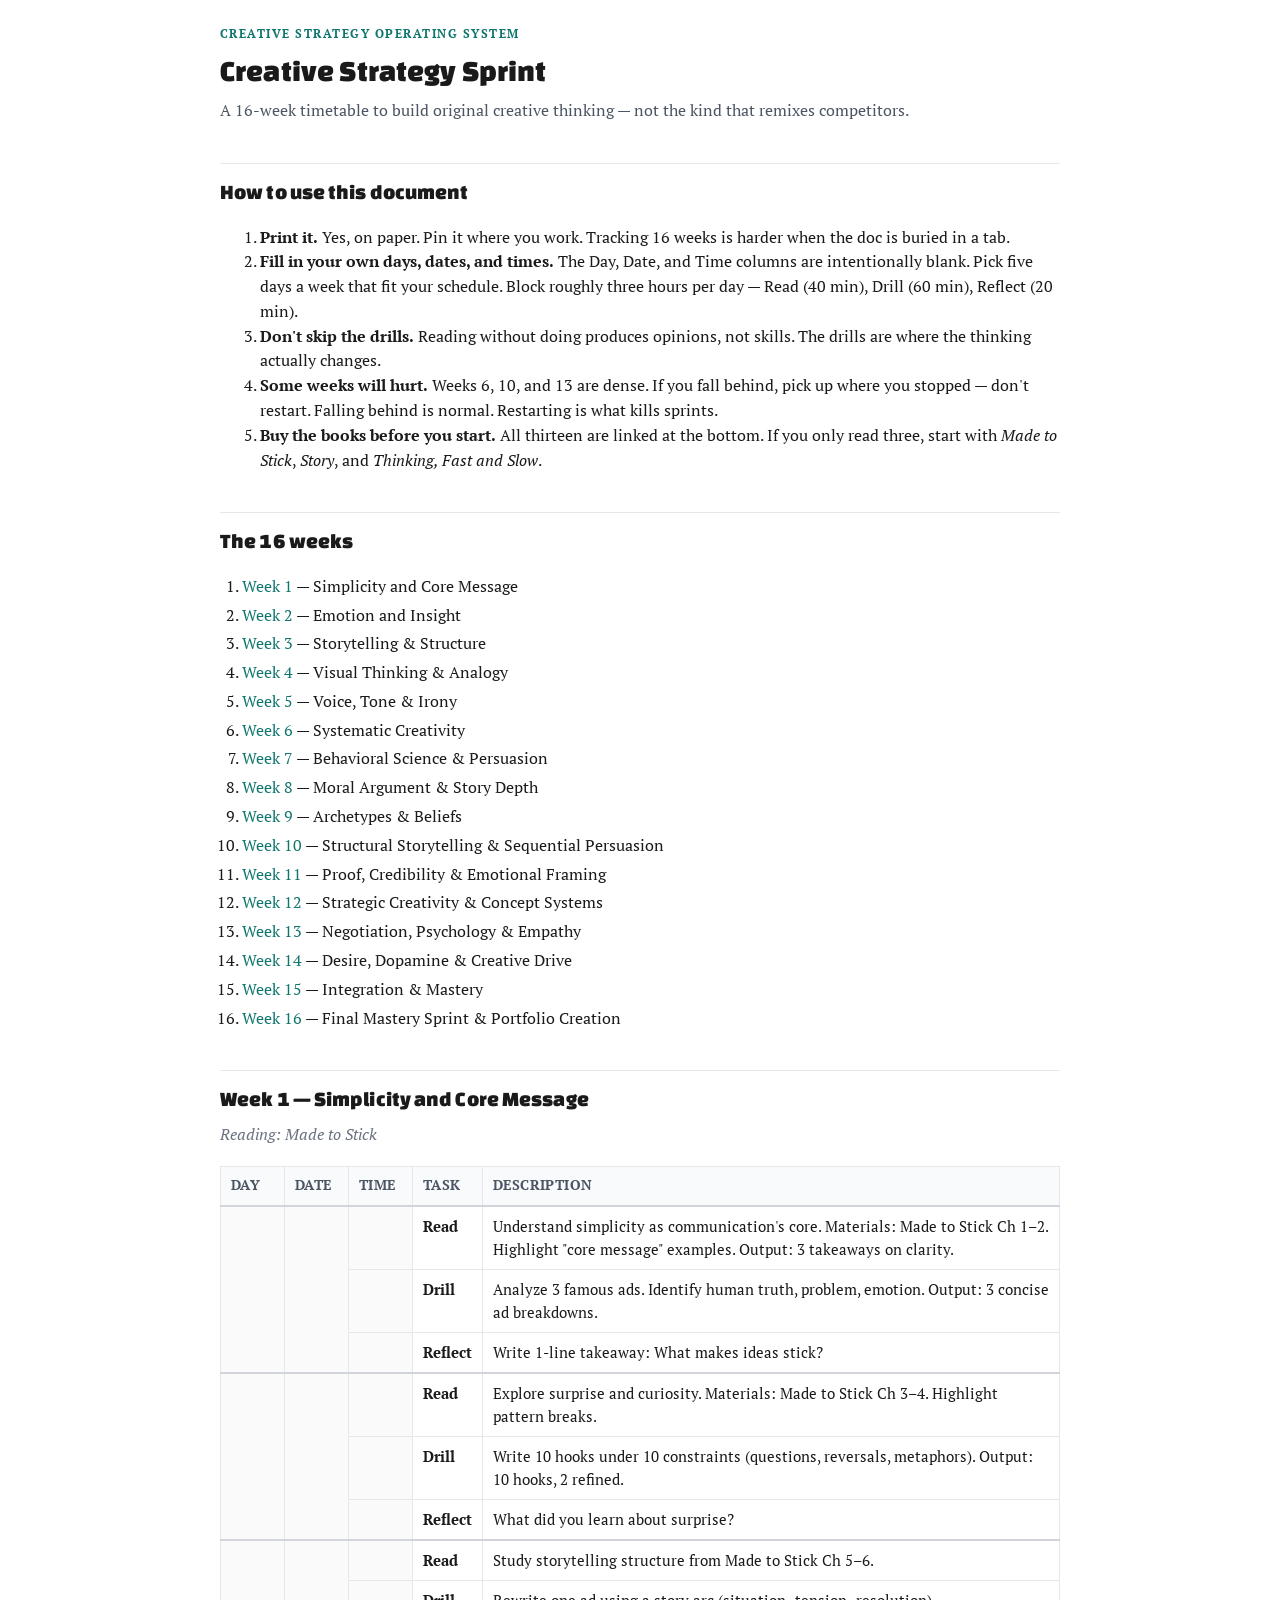
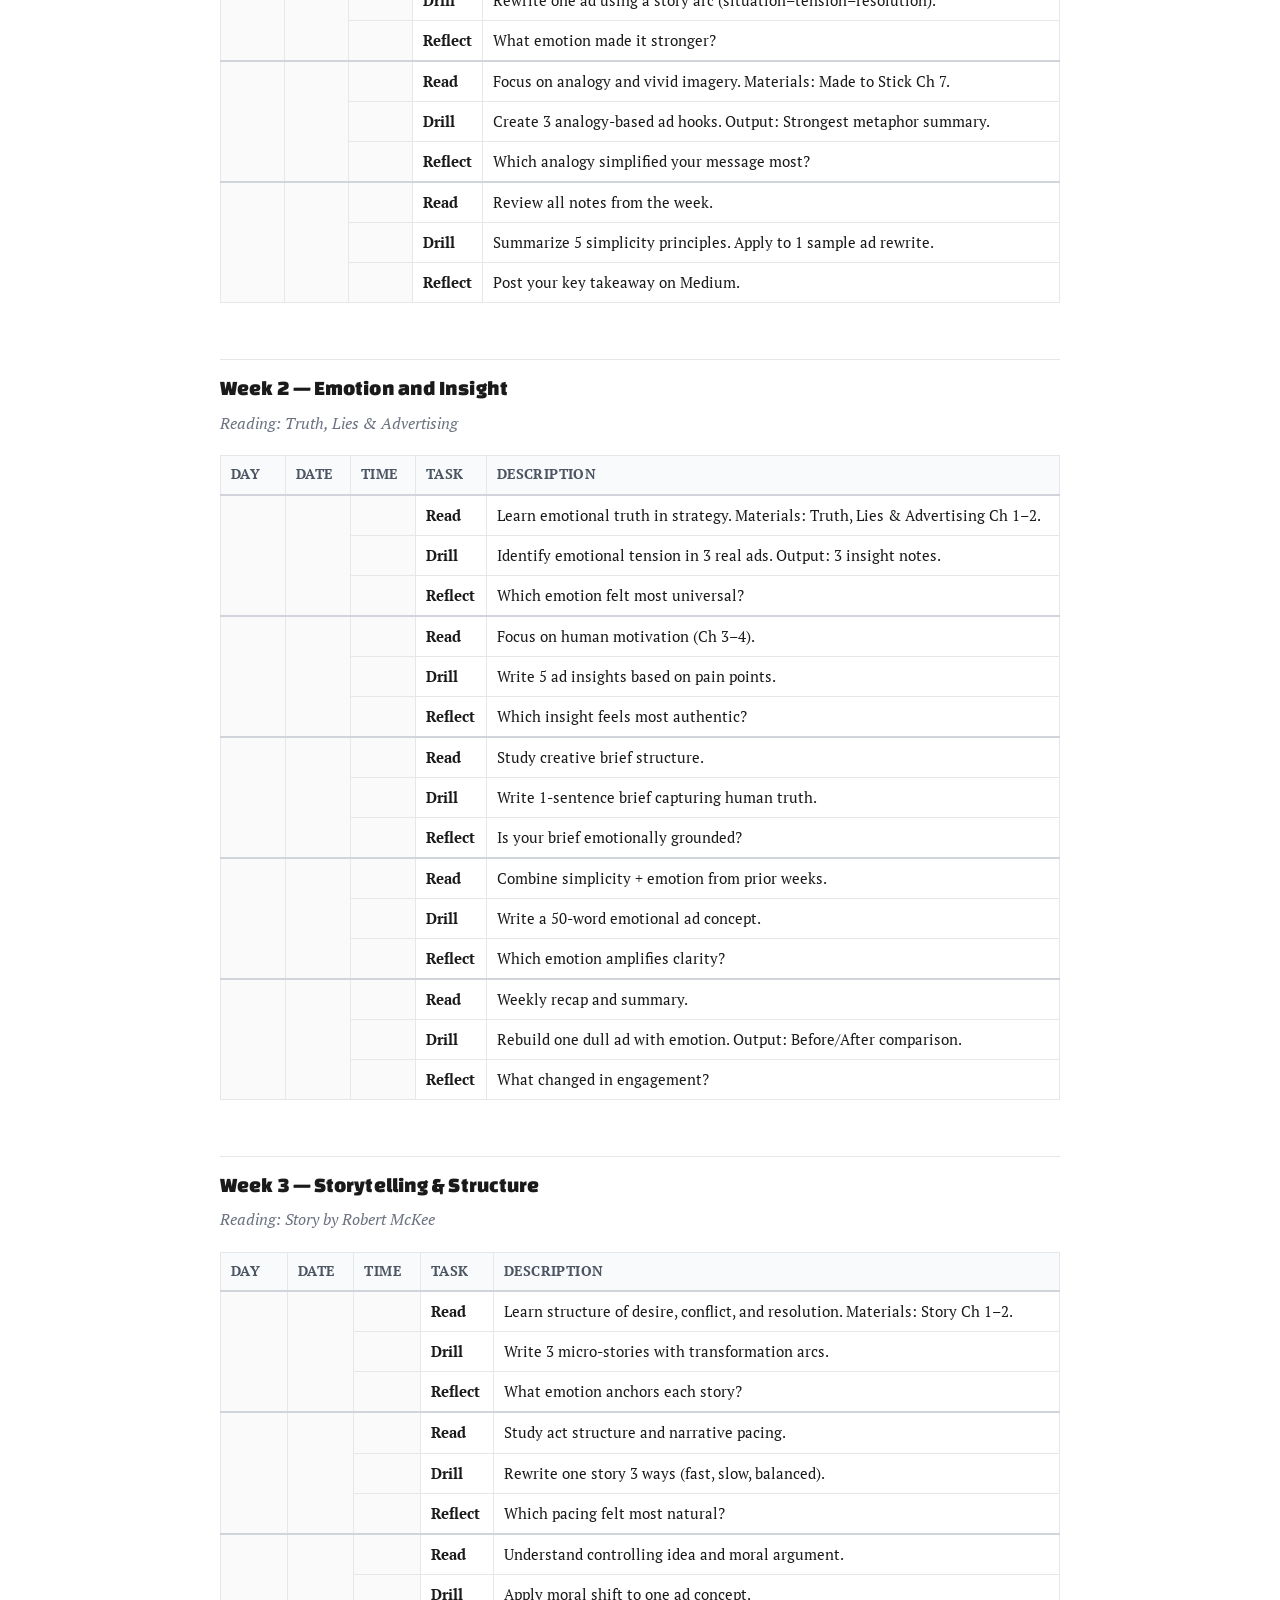
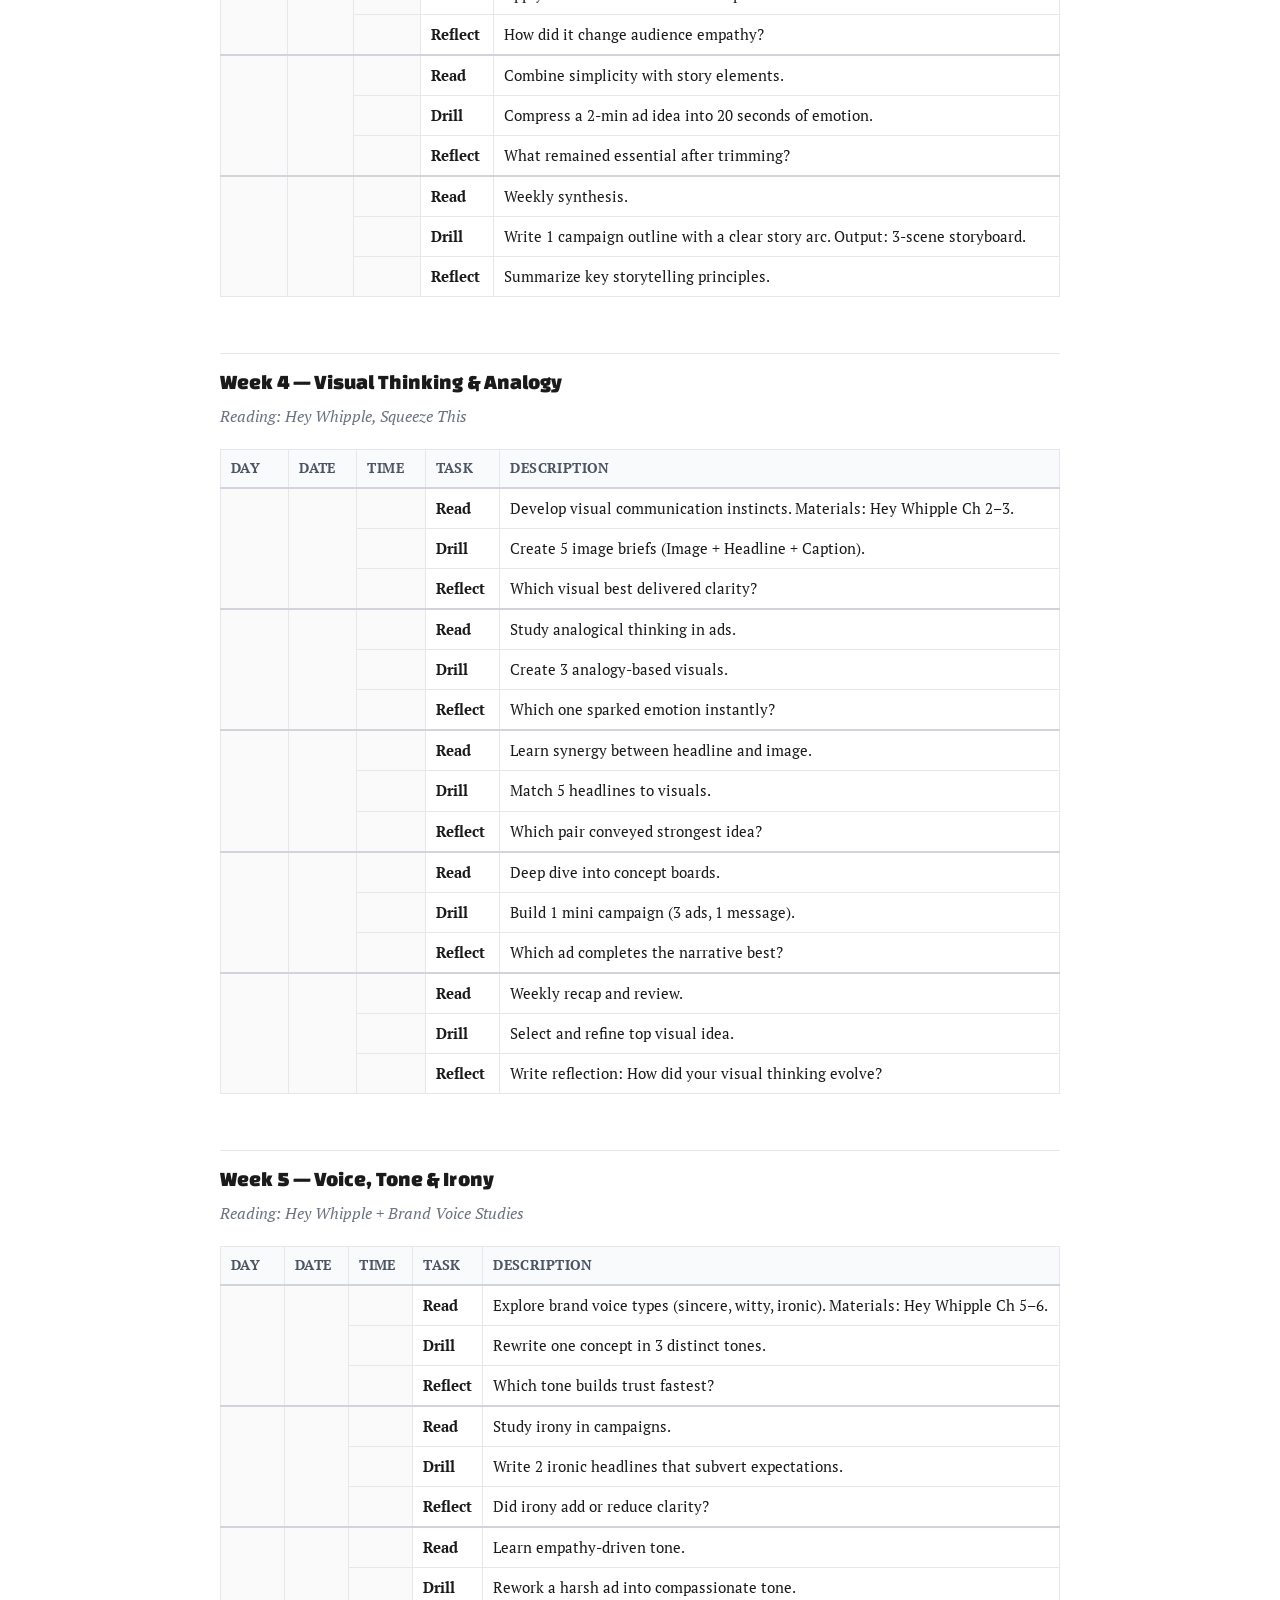
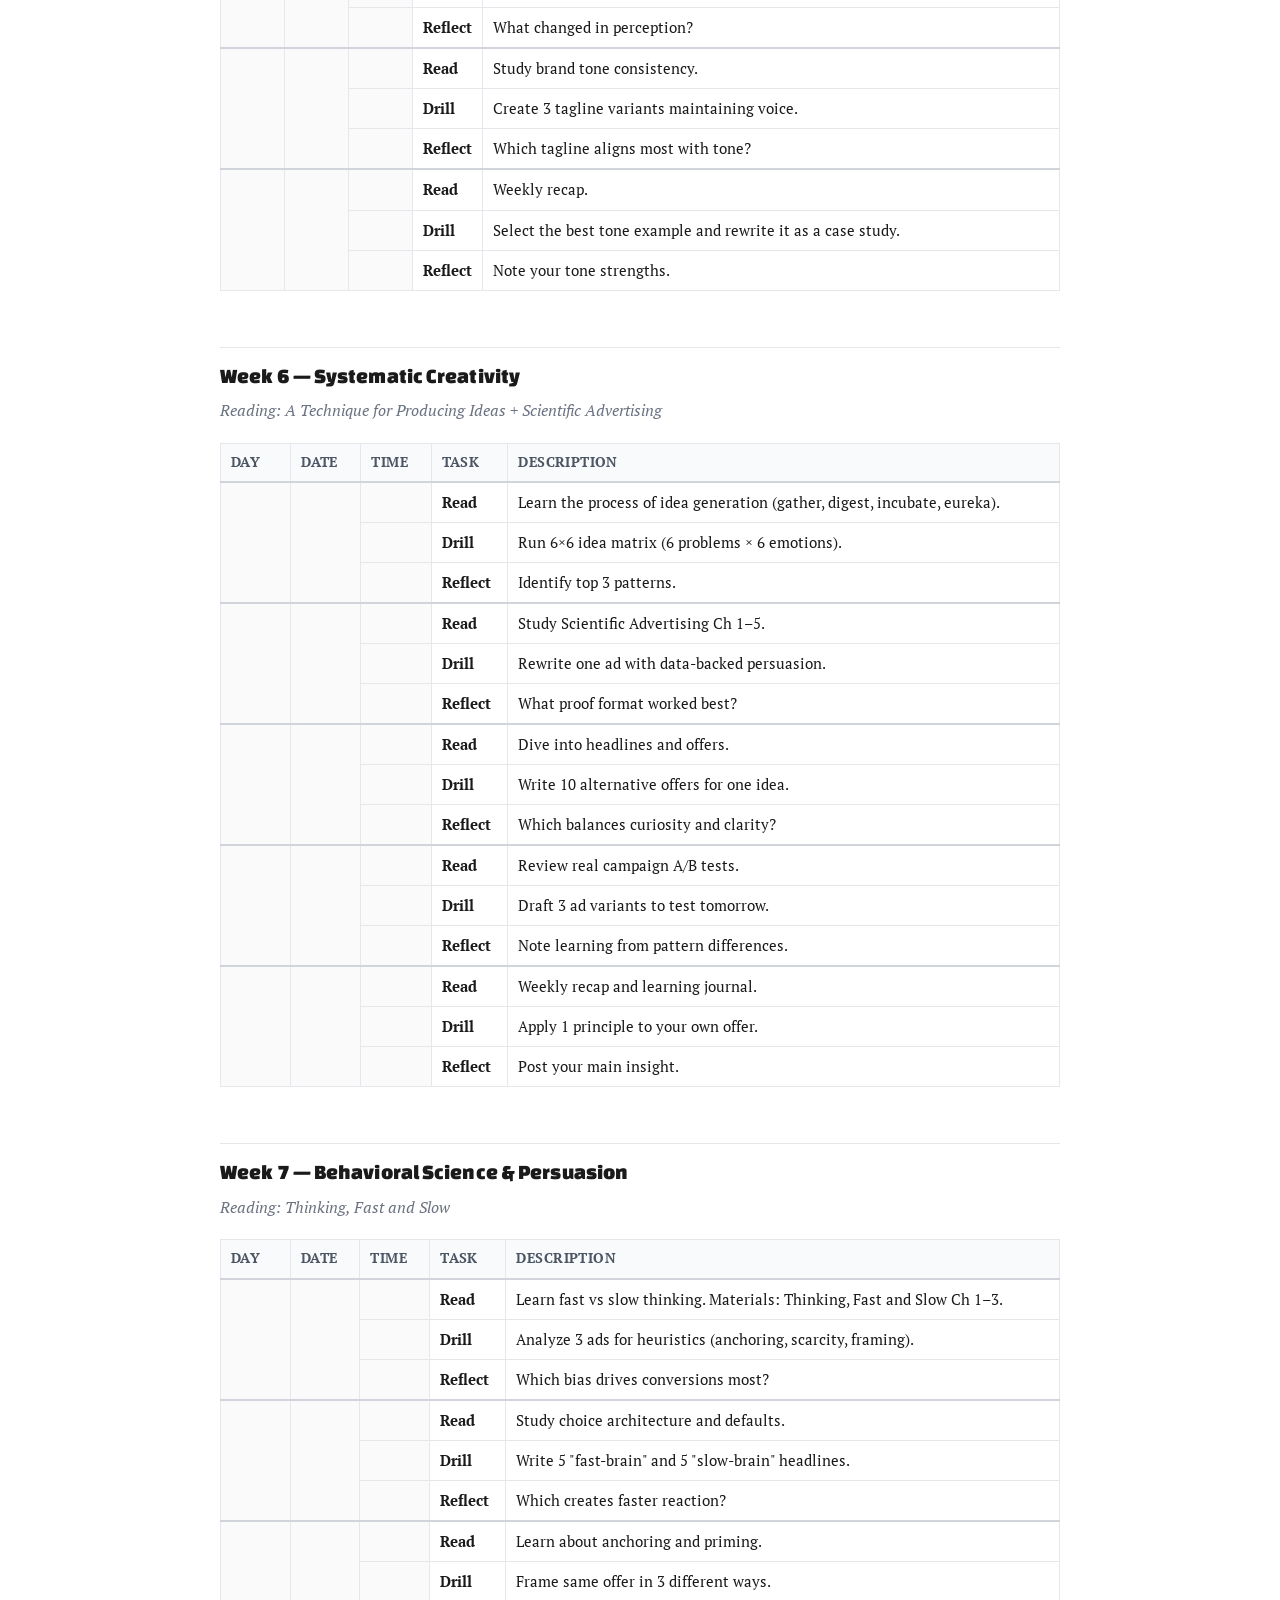
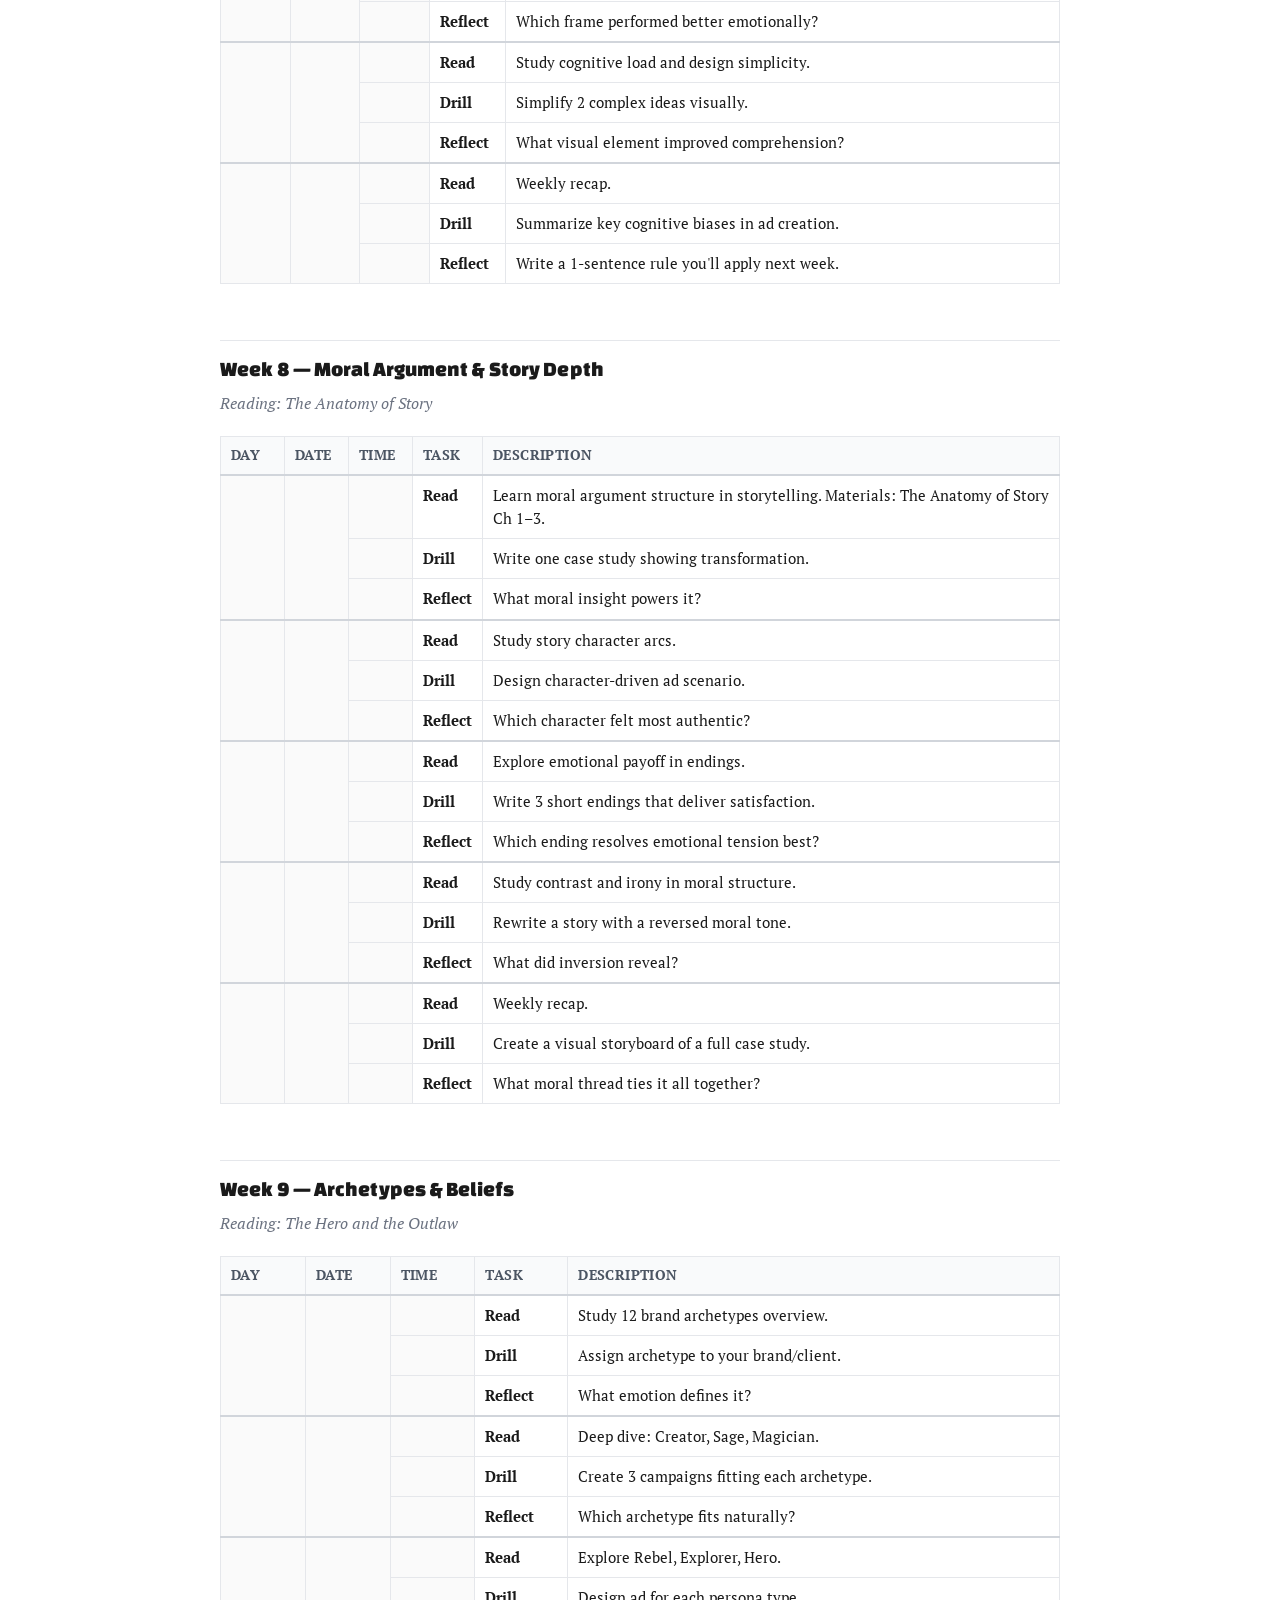
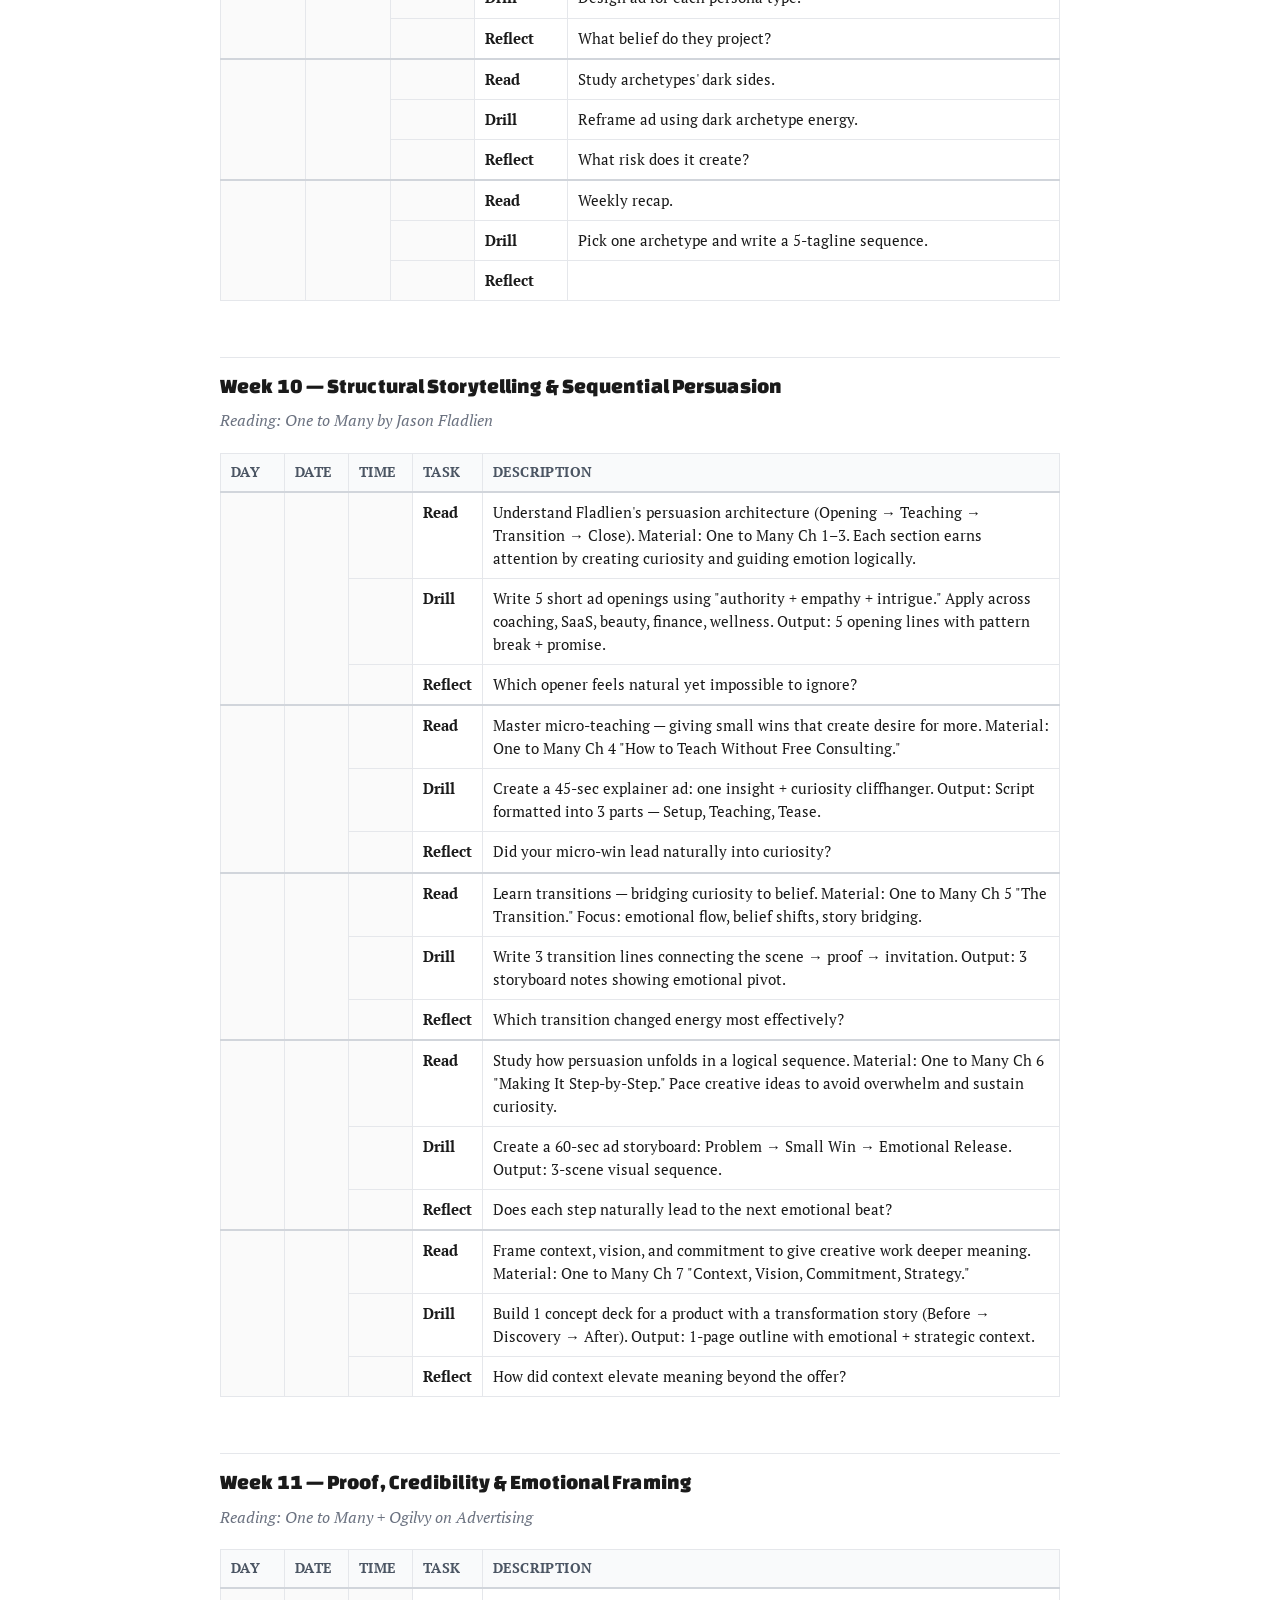
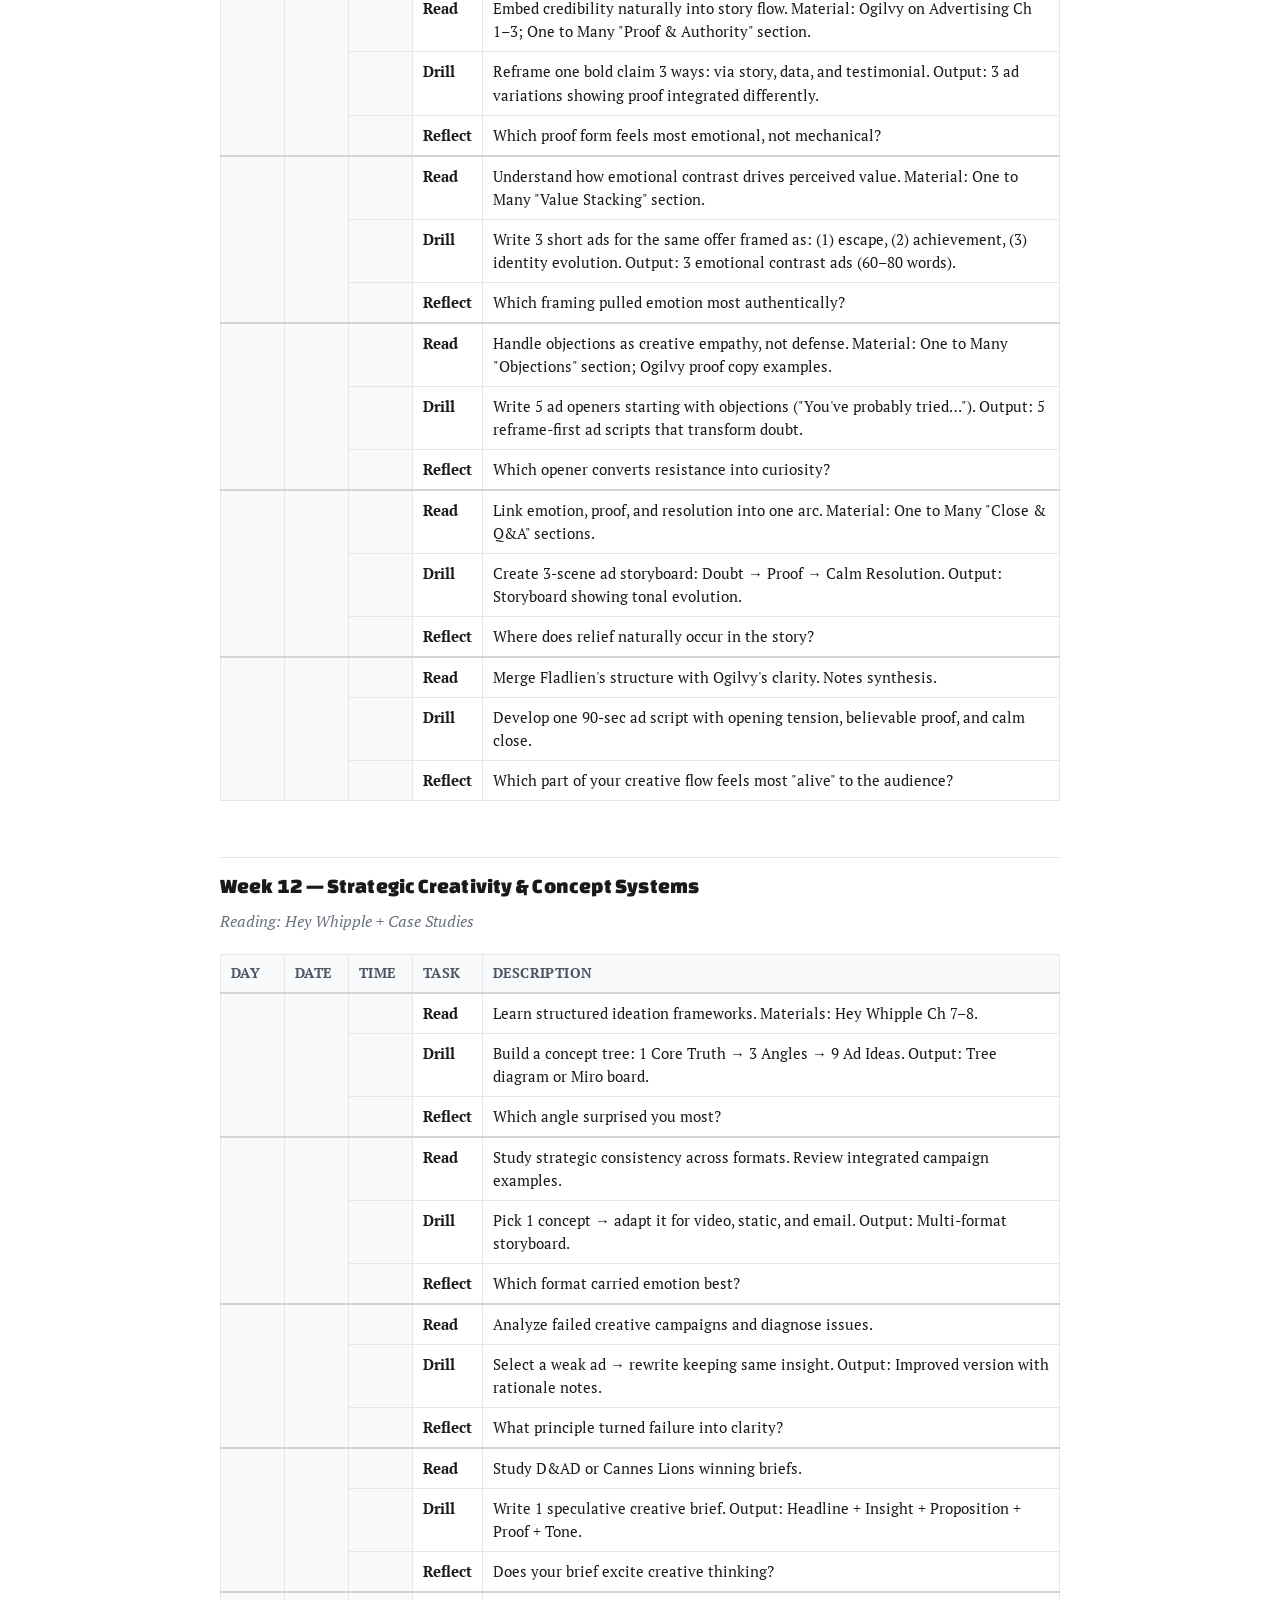
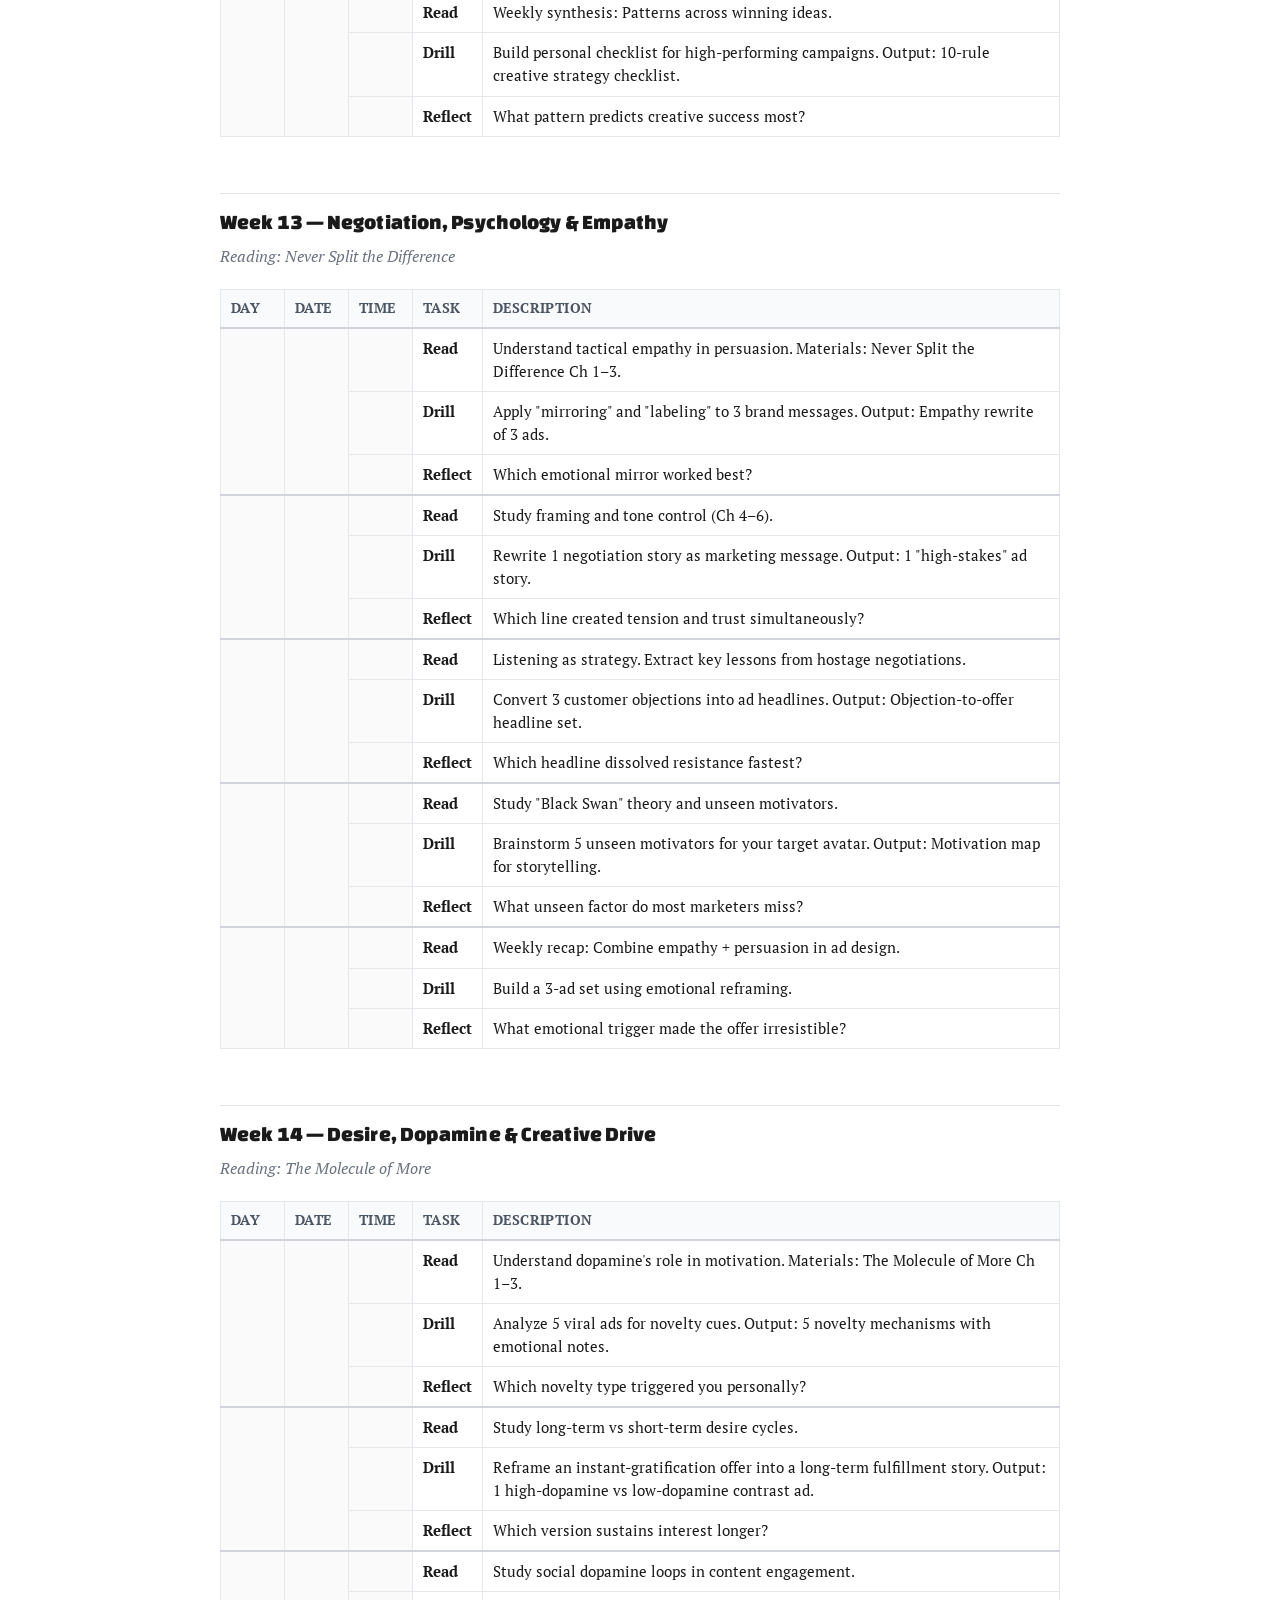
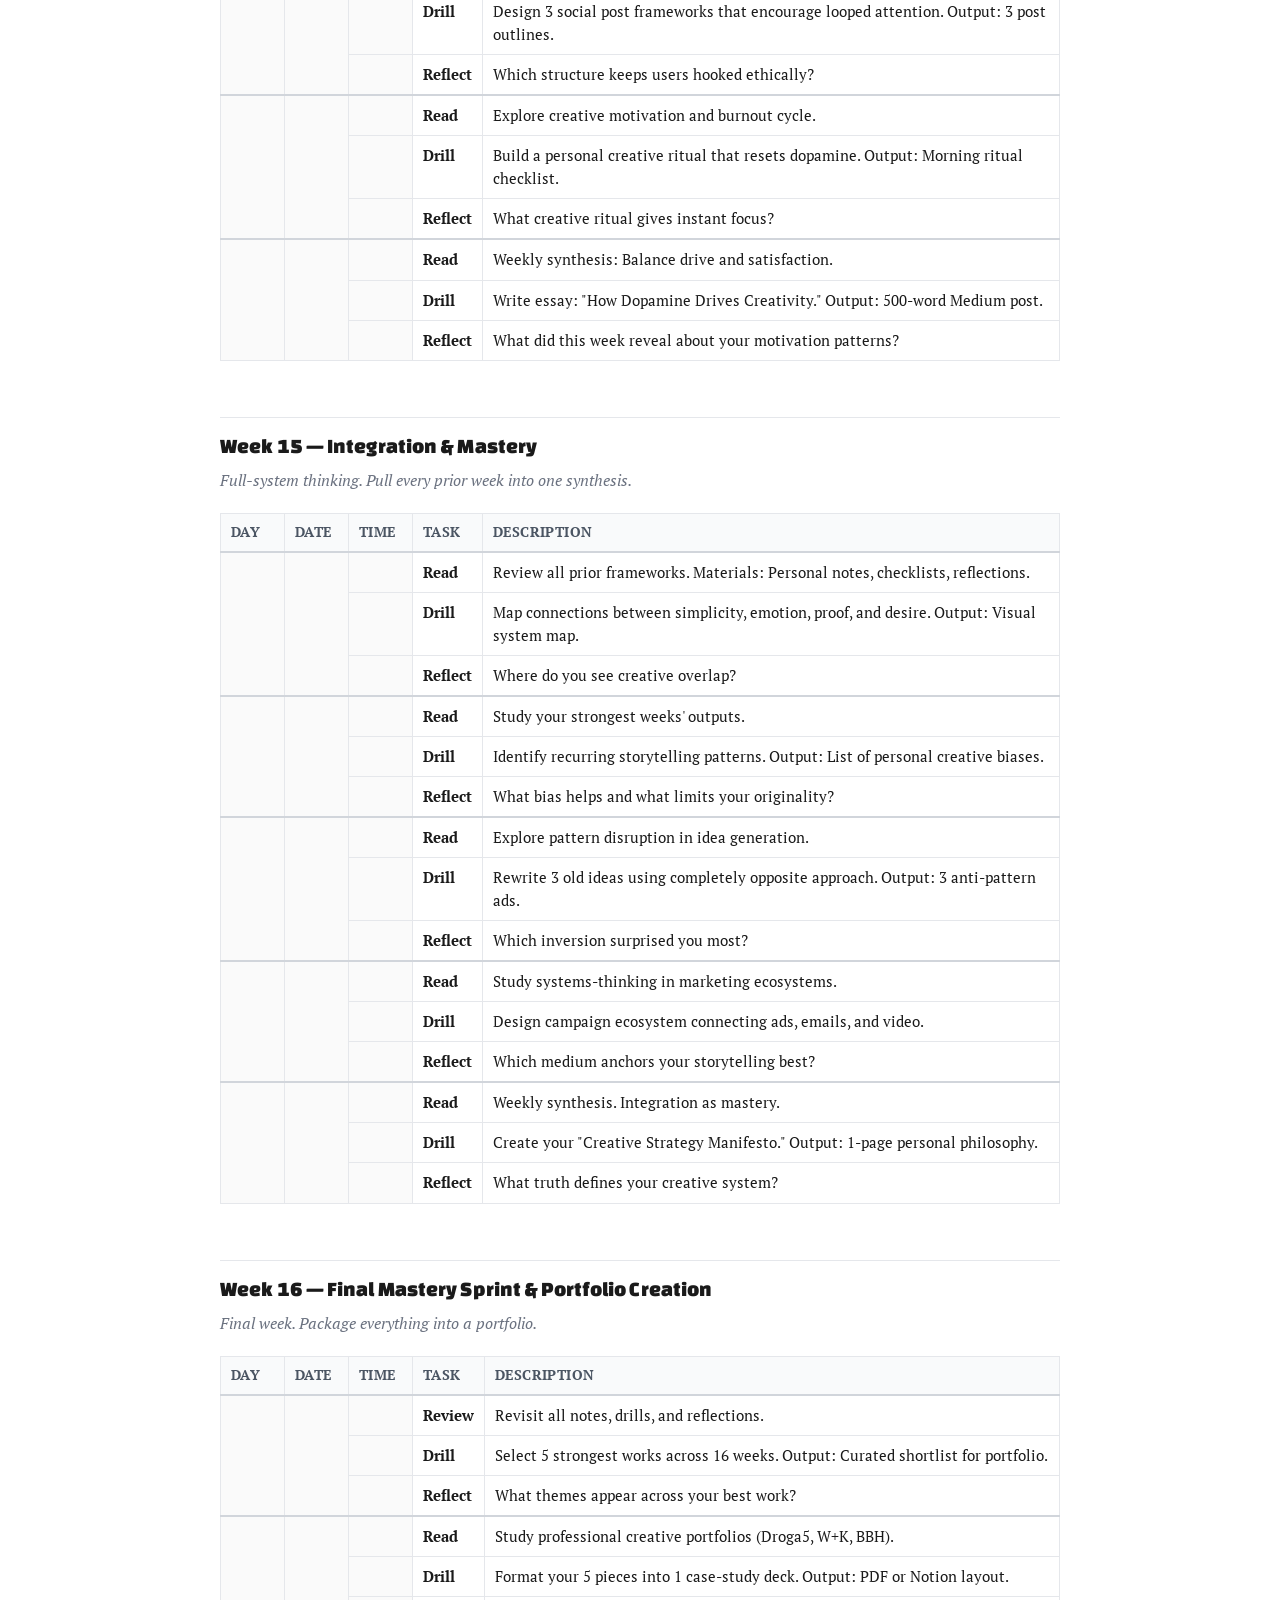
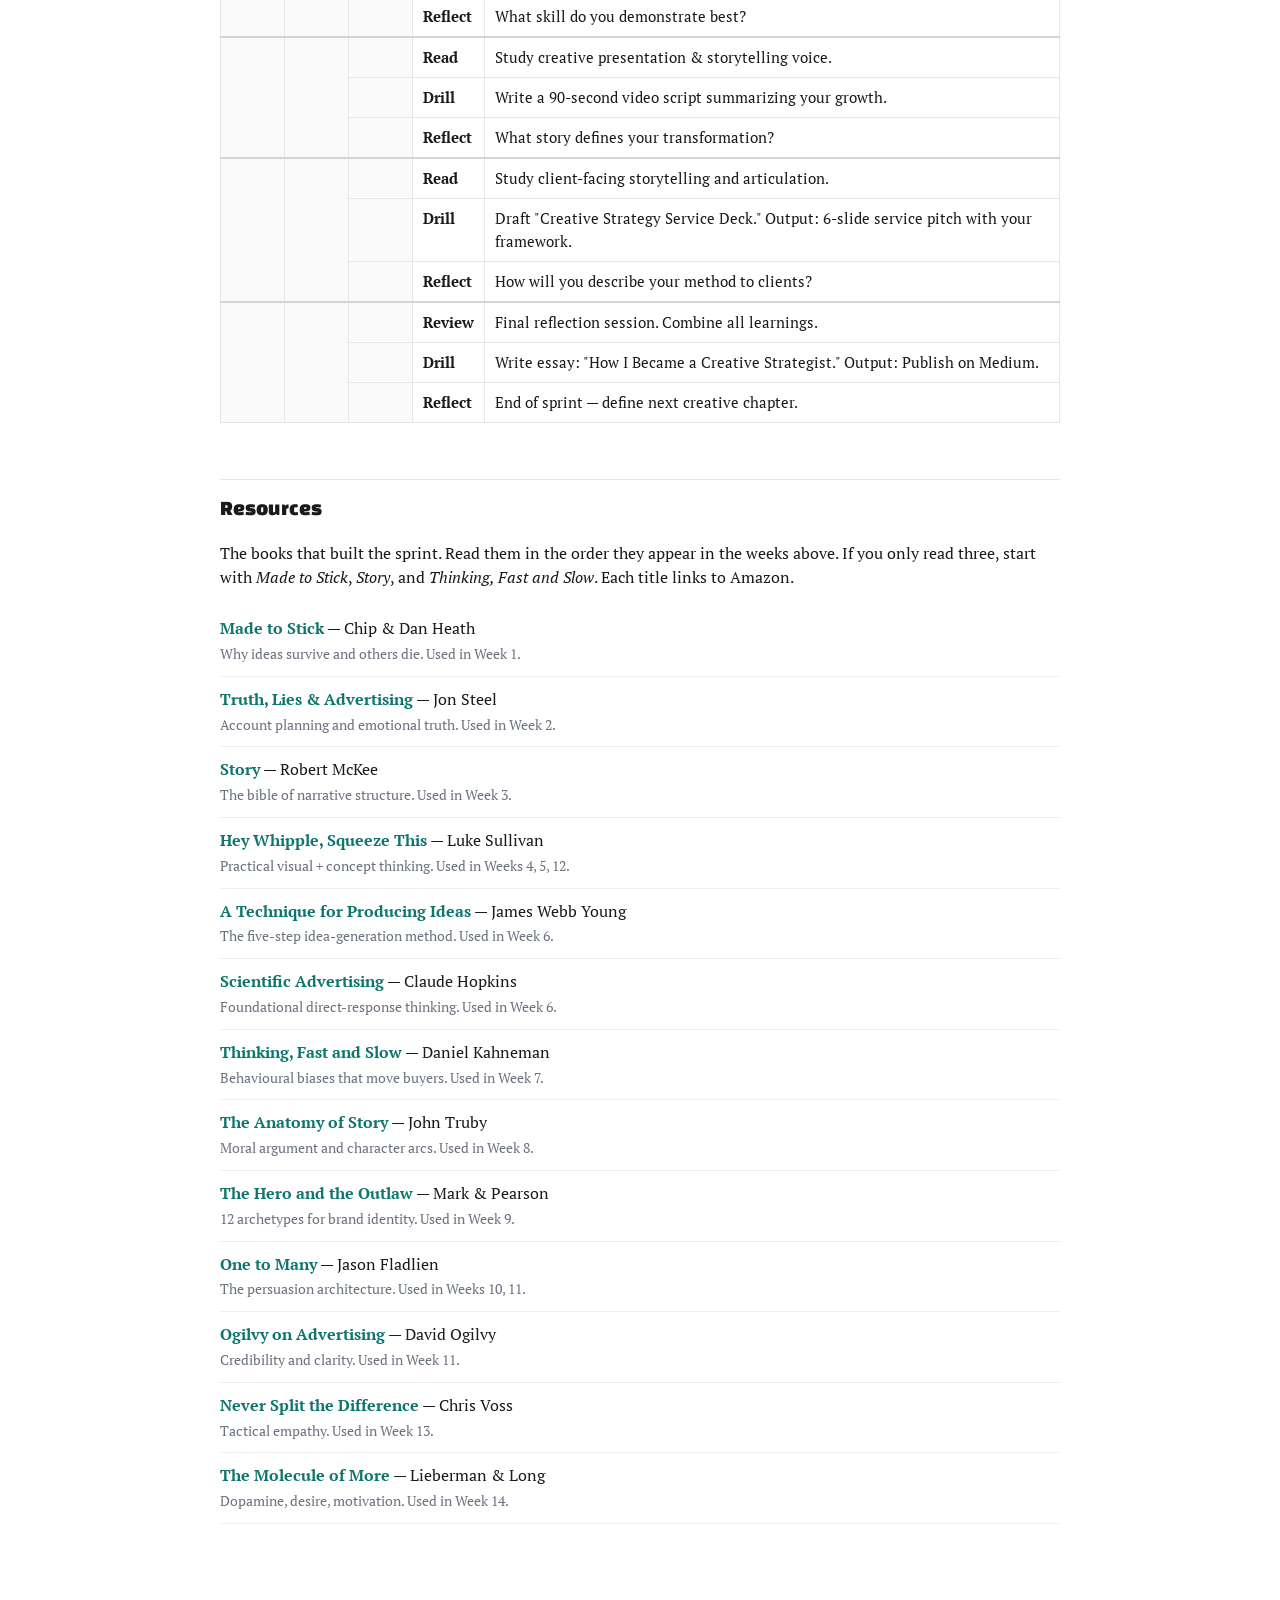
<file: sprint/index.html>
<!DOCTYPE html>
<html lang="en">
<head>
  <meta charset="UTF-8">
  <meta name="viewport" content="width=device-width, initial-scale=1.0">
  <title>Creative Strategy Sprint — 16 weeks</title>
  <style>
    * { box-sizing: border-box; }
    body {
      font-family: -apple-system, BlinkMacSystemFont, "Segoe UI", Roboto, "Helvetica Neue", Arial, sans-serif;
      max-width: 880px;
      margin: 0 auto;
      padding: 24px 20px 80px;
      color: #1a1a1a;
      line-height: 1.55;
      background: #fff;
    }
    .brand { font-size: 0.78rem; text-transform: uppercase; letter-spacing: 0.12em; color: #0f766e; font-weight: 600; margin: 0 0 4px; }
    h1 { font-size: 1.9rem; margin: 0 0 4px; }
    h2 { font-size: 1.3rem; margin: 40px 0 6px; padding-top: 12px; border-top: 1px solid #e5e7eb; }
    .lede { color: #4b5563; margin: 0 0 8px; }
    .meta { color: #6b7280; font-size: 0.92rem; margin: 0 0 16px; }
    .caveat { background: #f9fafb; border-left: 3px solid #0f766e; padding: 12px 14px; margin: 18px 0 8px; font-size: 0.95rem; color: #374151; }
    .week-sub { color: #6b7280; margin: 0 0 12px; font-style: italic; }
    .table-wrap { overflow-x: auto; }
    table { width: 100%; border-collapse: collapse; margin: 8px 0 16px; font-size: 0.93rem; }
    th, td { border: 1px solid #e5e7eb; padding: 8px 10px; vertical-align: top; text-align: left; }
    th { background: #f9fafb; font-weight: 600; font-size: 0.85rem; text-transform: uppercase; letter-spacing: 0.03em; color: #4b5563; }
    td.blank { background: #fafafa; min-width: 64px; }
    td.task-type { font-weight: 600; white-space: nowrap; }
    tr.day-start td { border-top: 2px solid #d1d5db; }
    .overview { padding-left: 22px; }
    .overview li { margin: 4px 0; }
    .resources { list-style: none; padding: 0; }
    .resources li { padding: 10px 0; border-bottom: 1px solid #f0f0f0; }
    .res-note { color: #6b7280; font-size: 0.9rem; }
    a { color: #0f766e; text-decoration: none; }
    a:hover { text-decoration: underline; }
    @media (max-width: 600px) {
      body { padding: 16px 12px 60px; }
      h1 { font-size: 1.5rem; }
      h2 { font-size: 1.1rem; }
      th, td { padding: 6px 8px; font-size: 0.88rem; }
    }
    @media print {
      body { max-width: none; padding: 0; }
      .week { page-break-inside: avoid; }
    }
  </style>
  <link rel="preconnect" href="https://fonts.googleapis.com">
  <link rel="preconnect" href="https://fonts.gstatic.com" crossorigin>
  <link href="https://fonts.googleapis.com/css2?family=Changa+One:ital@0;1&family=PT+Serif:ital,wght@0,400;0,700;1,400;1,700&family=Sacramento&display=swap" rel="stylesheet">
  <style>
    /* CSOS design system overlay — forces shared fonts and palette */
    :root {
      --teal-700: #008080 !important;
      --teal-800: #006666 !important;
      --teal-900: #004d4d !important;
      --teal-950: #004d4d !important;
      --teal-500: #00a8a3 !important;
      --teal-400: #00a8a3 !important;
    }
    body, .font-body, p, li, td, th, input, button, textarea {
      font-family: "PT Serif", Georgia, "Times New Roman", serif !important;
    }
    h1, h2, h3, h4, h5, h6, .font-heading, .font-display {
      font-family: "Changa One", "Impact", sans-serif !important;
      font-weight: 400 !important;
      letter-spacing: 0.005em !important;
    }
    .font-signature, .signature, .name-cursive {
      font-family: "Sacramento", cursive !important;
    }
  </style>
</head>
<body>
  <p class="brand">Creative Strategy Operating System</p>
  <h1>Creative Strategy Sprint</h1>
  <p class="lede">A 16-week timetable to build original creative thinking — not the kind that remixes competitors.</p>

  <section id="how-to-use">
    <h2>How to use this document</h2>
    <ol>
      <li><strong>Print it.</strong> Yes, on paper. Pin it where you work. Tracking 16 weeks is harder when the doc is buried in a tab.</li>
      <li><strong>Fill in your own days, dates, and times.</strong> The Day, Date, and Time columns are intentionally blank. Pick five days a week that fit your schedule. Block roughly three hours per day — Read (40 min), Drill (60 min), Reflect (20 min).</li>
      <li><strong>Don't skip the drills.</strong> Reading without doing produces opinions, not skills. The drills are where the thinking actually changes.</li>
      <li><strong>Some weeks will hurt.</strong> Weeks 6, 10, and 13 are dense. If you fall behind, pick up where you stopped — don't restart. Falling behind is normal. Restarting is what kills sprints.</li>
      <li><strong>Buy the books before you start.</strong> All thirteen are linked at the bottom. If you only read three, start with <em>Made to Stick</em>, <em>Story</em>, and <em>Thinking, Fast and Slow</em>.</li>
    </ol>
  </section>



  <section id="overview">
    <h2>The 16 weeks</h2>
    <ol class="overview">
      <li><a href="#week-1">Week 1</a> — Simplicity and Core Message</li>
      <li><a href="#week-2">Week 2</a> — Emotion and Insight</li>
      <li><a href="#week-3">Week 3</a> — Storytelling & Structure</li>
      <li><a href="#week-4">Week 4</a> — Visual Thinking & Analogy</li>
      <li><a href="#week-5">Week 5</a> — Voice, Tone & Irony</li>
      <li><a href="#week-6">Week 6</a> — Systematic Creativity</li>
      <li><a href="#week-7">Week 7</a> — Behavioral Science & Persuasion</li>
      <li><a href="#week-8">Week 8</a> — Moral Argument & Story Depth</li>
      <li><a href="#week-9">Week 9</a> — Archetypes & Beliefs</li>
      <li><a href="#week-10">Week 10</a> — Structural Storytelling & Sequential Persuasion</li>
      <li><a href="#week-11">Week 11</a> — Proof, Credibility & Emotional Framing</li>
      <li><a href="#week-12">Week 12</a> — Strategic Creativity & Concept Systems</li>
      <li><a href="#week-13">Week 13</a> — Negotiation, Psychology & Empathy</li>
      <li><a href="#week-14">Week 14</a> — Desire, Dopamine & Creative Drive</li>
      <li><a href="#week-15">Week 15</a> — Integration & Mastery</li>
      <li><a href="#week-16">Week 16</a> — Final Mastery Sprint & Portfolio Creation</li>
    </ol>
  </section>

  <section class="week" id="week-1">
    <h2>Week 1 — Simplicity and Core Message</h2>
    <p class="week-sub">Reading: Made to Stick</p>
    <div class="table-wrap">
    <table>
      <thead>
        <tr><th>Day</th><th>Date</th><th>Time</th><th>Task</th><th>Description</th></tr>
      </thead>
      <tbody>
        <tr class="day-start"><td class="blank" rowspan="3"></td><td class="blank" rowspan="3"></td><td class="blank"></td><td class="task-type">Read</td><td>Understand simplicity as communication's core. Materials: Made to Stick Ch 1–2. Highlight "core message" examples. Output: 3 takeaways on clarity.</td></tr>
        <tr><td class="blank"></td><td class="task-type">Drill</td><td>Analyze 3 famous ads. Identify human truth, problem, emotion. Output: 3 concise ad breakdowns.</td></tr>
        <tr><td class="blank"></td><td class="task-type">Reflect</td><td>Write 1-line takeaway: What makes ideas stick?</td></tr>
        <tr class="day-start"><td class="blank" rowspan="3"></td><td class="blank" rowspan="3"></td><td class="blank"></td><td class="task-type">Read</td><td>Explore surprise and curiosity. Materials: Made to Stick Ch 3–4. Highlight pattern breaks.</td></tr>
        <tr><td class="blank"></td><td class="task-type">Drill</td><td>Write 10 hooks under 10 constraints (questions, reversals, metaphors). Output: 10 hooks, 2 refined.</td></tr>
        <tr><td class="blank"></td><td class="task-type">Reflect</td><td>What did you learn about surprise?</td></tr>
        <tr class="day-start"><td class="blank" rowspan="3"></td><td class="blank" rowspan="3"></td><td class="blank"></td><td class="task-type">Read</td><td>Study storytelling structure from Made to Stick Ch 5–6.</td></tr>
        <tr><td class="blank"></td><td class="task-type">Drill</td><td>Rewrite one ad using a story arc (situation–tension–resolution).</td></tr>
        <tr><td class="blank"></td><td class="task-type">Reflect</td><td>What emotion made it stronger?</td></tr>
        <tr class="day-start"><td class="blank" rowspan="3"></td><td class="blank" rowspan="3"></td><td class="blank"></td><td class="task-type">Read</td><td>Focus on analogy and vivid imagery. Materials: Made to Stick Ch 7.</td></tr>
        <tr><td class="blank"></td><td class="task-type">Drill</td><td>Create 3 analogy-based ad hooks. Output: Strongest metaphor summary.</td></tr>
        <tr><td class="blank"></td><td class="task-type">Reflect</td><td>Which analogy simplified your message most?</td></tr>
        <tr class="day-start"><td class="blank" rowspan="3"></td><td class="blank" rowspan="3"></td><td class="blank"></td><td class="task-type">Read</td><td>Review all notes from the week.</td></tr>
        <tr><td class="blank"></td><td class="task-type">Drill</td><td>Summarize 5 simplicity principles. Apply to 1 sample ad rewrite.</td></tr>
        <tr><td class="blank"></td><td class="task-type">Reflect</td><td>Post your key takeaway on Medium.</td></tr>
      </tbody>
    </table>
    </div>
  </section>

  <section class="week" id="week-2">
    <h2>Week 2 — Emotion and Insight</h2>
    <p class="week-sub">Reading: Truth, Lies & Advertising</p>
    <div class="table-wrap">
    <table>
      <thead>
        <tr><th>Day</th><th>Date</th><th>Time</th><th>Task</th><th>Description</th></tr>
      </thead>
      <tbody>
        <tr class="day-start"><td class="blank" rowspan="3"></td><td class="blank" rowspan="3"></td><td class="blank"></td><td class="task-type">Read</td><td>Learn emotional truth in strategy. Materials: Truth, Lies & Advertising Ch 1–2.</td></tr>
        <tr><td class="blank"></td><td class="task-type">Drill</td><td>Identify emotional tension in 3 real ads. Output: 3 insight notes.</td></tr>
        <tr><td class="blank"></td><td class="task-type">Reflect</td><td>Which emotion felt most universal?</td></tr>
        <tr class="day-start"><td class="blank" rowspan="3"></td><td class="blank" rowspan="3"></td><td class="blank"></td><td class="task-type">Read</td><td>Focus on human motivation (Ch 3–4).</td></tr>
        <tr><td class="blank"></td><td class="task-type">Drill</td><td>Write 5 ad insights based on pain points.</td></tr>
        <tr><td class="blank"></td><td class="task-type">Reflect</td><td>Which insight feels most authentic?</td></tr>
        <tr class="day-start"><td class="blank" rowspan="3"></td><td class="blank" rowspan="3"></td><td class="blank"></td><td class="task-type">Read</td><td>Study creative brief structure.</td></tr>
        <tr><td class="blank"></td><td class="task-type">Drill</td><td>Write 1-sentence brief capturing human truth.</td></tr>
        <tr><td class="blank"></td><td class="task-type">Reflect</td><td>Is your brief emotionally grounded?</td></tr>
        <tr class="day-start"><td class="blank" rowspan="3"></td><td class="blank" rowspan="3"></td><td class="blank"></td><td class="task-type">Read</td><td>Combine simplicity + emotion from prior weeks.</td></tr>
        <tr><td class="blank"></td><td class="task-type">Drill</td><td>Write a 50-word emotional ad concept.</td></tr>
        <tr><td class="blank"></td><td class="task-type">Reflect</td><td>Which emotion amplifies clarity?</td></tr>
        <tr class="day-start"><td class="blank" rowspan="3"></td><td class="blank" rowspan="3"></td><td class="blank"></td><td class="task-type">Read</td><td>Weekly recap and summary.</td></tr>
        <tr><td class="blank"></td><td class="task-type">Drill</td><td>Rebuild one dull ad with emotion. Output: Before/After comparison.</td></tr>
        <tr><td class="blank"></td><td class="task-type">Reflect</td><td>What changed in engagement?</td></tr>
      </tbody>
    </table>
    </div>
  </section>

  <section class="week" id="week-3">
    <h2>Week 3 — Storytelling & Structure</h2>
    <p class="week-sub">Reading: Story by Robert McKee</p>
    <div class="table-wrap">
    <table>
      <thead>
        <tr><th>Day</th><th>Date</th><th>Time</th><th>Task</th><th>Description</th></tr>
      </thead>
      <tbody>
        <tr class="day-start"><td class="blank" rowspan="3"></td><td class="blank" rowspan="3"></td><td class="blank"></td><td class="task-type">Read</td><td>Learn structure of desire, conflict, and resolution. Materials: Story Ch 1–2.</td></tr>
        <tr><td class="blank"></td><td class="task-type">Drill</td><td>Write 3 micro-stories with transformation arcs.</td></tr>
        <tr><td class="blank"></td><td class="task-type">Reflect</td><td>What emotion anchors each story?</td></tr>
        <tr class="day-start"><td class="blank" rowspan="3"></td><td class="blank" rowspan="3"></td><td class="blank"></td><td class="task-type">Read</td><td>Study act structure and narrative pacing.</td></tr>
        <tr><td class="blank"></td><td class="task-type">Drill</td><td>Rewrite one story 3 ways (fast, slow, balanced).</td></tr>
        <tr><td class="blank"></td><td class="task-type">Reflect</td><td>Which pacing felt most natural?</td></tr>
        <tr class="day-start"><td class="blank" rowspan="3"></td><td class="blank" rowspan="3"></td><td class="blank"></td><td class="task-type">Read</td><td>Understand controlling idea and moral argument.</td></tr>
        <tr><td class="blank"></td><td class="task-type">Drill</td><td>Apply moral shift to one ad concept.</td></tr>
        <tr><td class="blank"></td><td class="task-type">Reflect</td><td>How did it change audience empathy?</td></tr>
        <tr class="day-start"><td class="blank" rowspan="3"></td><td class="blank" rowspan="3"></td><td class="blank"></td><td class="task-type">Read</td><td>Combine simplicity with story elements.</td></tr>
        <tr><td class="blank"></td><td class="task-type">Drill</td><td>Compress a 2-min ad idea into 20 seconds of emotion.</td></tr>
        <tr><td class="blank"></td><td class="task-type">Reflect</td><td>What remained essential after trimming?</td></tr>
        <tr class="day-start"><td class="blank" rowspan="3"></td><td class="blank" rowspan="3"></td><td class="blank"></td><td class="task-type">Read</td><td>Weekly synthesis.</td></tr>
        <tr><td class="blank"></td><td class="task-type">Drill</td><td>Write 1 campaign outline with a clear story arc. Output: 3-scene storyboard.</td></tr>
        <tr><td class="blank"></td><td class="task-type">Reflect</td><td>Summarize key storytelling principles.</td></tr>
      </tbody>
    </table>
    </div>
  </section>

  <section class="week" id="week-4">
    <h2>Week 4 — Visual Thinking & Analogy</h2>
    <p class="week-sub">Reading: Hey Whipple, Squeeze This</p>
    <div class="table-wrap">
    <table>
      <thead>
        <tr><th>Day</th><th>Date</th><th>Time</th><th>Task</th><th>Description</th></tr>
      </thead>
      <tbody>
        <tr class="day-start"><td class="blank" rowspan="3"></td><td class="blank" rowspan="3"></td><td class="blank"></td><td class="task-type">Read</td><td>Develop visual communication instincts. Materials: Hey Whipple Ch 2–3.</td></tr>
        <tr><td class="blank"></td><td class="task-type">Drill</td><td>Create 5 image briefs (Image + Headline + Caption).</td></tr>
        <tr><td class="blank"></td><td class="task-type">Reflect</td><td>Which visual best delivered clarity?</td></tr>
        <tr class="day-start"><td class="blank" rowspan="3"></td><td class="blank" rowspan="3"></td><td class="blank"></td><td class="task-type">Read</td><td>Study analogical thinking in ads.</td></tr>
        <tr><td class="blank"></td><td class="task-type">Drill</td><td>Create 3 analogy-based visuals.</td></tr>
        <tr><td class="blank"></td><td class="task-type">Reflect</td><td>Which one sparked emotion instantly?</td></tr>
        <tr class="day-start"><td class="blank" rowspan="3"></td><td class="blank" rowspan="3"></td><td class="blank"></td><td class="task-type">Read</td><td>Learn synergy between headline and image.</td></tr>
        <tr><td class="blank"></td><td class="task-type">Drill</td><td>Match 5 headlines to visuals.</td></tr>
        <tr><td class="blank"></td><td class="task-type">Reflect</td><td>Which pair conveyed strongest idea?</td></tr>
        <tr class="day-start"><td class="blank" rowspan="3"></td><td class="blank" rowspan="3"></td><td class="blank"></td><td class="task-type">Read</td><td>Deep dive into concept boards.</td></tr>
        <tr><td class="blank"></td><td class="task-type">Drill</td><td>Build 1 mini campaign (3 ads, 1 message).</td></tr>
        <tr><td class="blank"></td><td class="task-type">Reflect</td><td>Which ad completes the narrative best?</td></tr>
        <tr class="day-start"><td class="blank" rowspan="3"></td><td class="blank" rowspan="3"></td><td class="blank"></td><td class="task-type">Read</td><td>Weekly recap and review.</td></tr>
        <tr><td class="blank"></td><td class="task-type">Drill</td><td>Select and refine top visual idea.</td></tr>
        <tr><td class="blank"></td><td class="task-type">Reflect</td><td>Write reflection: How did your visual thinking evolve?</td></tr>
      </tbody>
    </table>
    </div>
  </section>

  <section class="week" id="week-5">
    <h2>Week 5 — Voice, Tone & Irony</h2>
    <p class="week-sub">Reading: Hey Whipple + Brand Voice Studies</p>
    <div class="table-wrap">
    <table>
      <thead>
        <tr><th>Day</th><th>Date</th><th>Time</th><th>Task</th><th>Description</th></tr>
      </thead>
      <tbody>
        <tr class="day-start"><td class="blank" rowspan="3"></td><td class="blank" rowspan="3"></td><td class="blank"></td><td class="task-type">Read</td><td>Explore brand voice types (sincere, witty, ironic). Materials: Hey Whipple Ch 5–6.</td></tr>
        <tr><td class="blank"></td><td class="task-type">Drill</td><td>Rewrite one concept in 3 distinct tones.</td></tr>
        <tr><td class="blank"></td><td class="task-type">Reflect</td><td>Which tone builds trust fastest?</td></tr>
        <tr class="day-start"><td class="blank" rowspan="3"></td><td class="blank" rowspan="3"></td><td class="blank"></td><td class="task-type">Read</td><td>Study irony in campaigns.</td></tr>
        <tr><td class="blank"></td><td class="task-type">Drill</td><td>Write 2 ironic headlines that subvert expectations.</td></tr>
        <tr><td class="blank"></td><td class="task-type">Reflect</td><td>Did irony add or reduce clarity?</td></tr>
        <tr class="day-start"><td class="blank" rowspan="3"></td><td class="blank" rowspan="3"></td><td class="blank"></td><td class="task-type">Read</td><td>Learn empathy-driven tone.</td></tr>
        <tr><td class="blank"></td><td class="task-type">Drill</td><td>Rework a harsh ad into compassionate tone.</td></tr>
        <tr><td class="blank"></td><td class="task-type">Reflect</td><td>What changed in perception?</td></tr>
        <tr class="day-start"><td class="blank" rowspan="3"></td><td class="blank" rowspan="3"></td><td class="blank"></td><td class="task-type">Read</td><td>Study brand tone consistency.</td></tr>
        <tr><td class="blank"></td><td class="task-type">Drill</td><td>Create 3 tagline variants maintaining voice.</td></tr>
        <tr><td class="blank"></td><td class="task-type">Reflect</td><td>Which tagline aligns most with tone?</td></tr>
        <tr class="day-start"><td class="blank" rowspan="3"></td><td class="blank" rowspan="3"></td><td class="blank"></td><td class="task-type">Read</td><td>Weekly recap.</td></tr>
        <tr><td class="blank"></td><td class="task-type">Drill</td><td>Select the best tone example and rewrite it as a case study.</td></tr>
        <tr><td class="blank"></td><td class="task-type">Reflect</td><td>Note your tone strengths.</td></tr>
      </tbody>
    </table>
    </div>
  </section>

  <section class="week" id="week-6">
    <h2>Week 6 — Systematic Creativity</h2>
    <p class="week-sub">Reading: A Technique for Producing Ideas + Scientific Advertising</p>
    <div class="table-wrap">
    <table>
      <thead>
        <tr><th>Day</th><th>Date</th><th>Time</th><th>Task</th><th>Description</th></tr>
      </thead>
      <tbody>
        <tr class="day-start"><td class="blank" rowspan="3"></td><td class="blank" rowspan="3"></td><td class="blank"></td><td class="task-type">Read</td><td>Learn the process of idea generation (gather, digest, incubate, eureka).</td></tr>
        <tr><td class="blank"></td><td class="task-type">Drill</td><td>Run 6×6 idea matrix (6 problems × 6 emotions).</td></tr>
        <tr><td class="blank"></td><td class="task-type">Reflect</td><td>Identify top 3 patterns.</td></tr>
        <tr class="day-start"><td class="blank" rowspan="3"></td><td class="blank" rowspan="3"></td><td class="blank"></td><td class="task-type">Read</td><td>Study Scientific Advertising Ch 1–5.</td></tr>
        <tr><td class="blank"></td><td class="task-type">Drill</td><td>Rewrite one ad with data-backed persuasion.</td></tr>
        <tr><td class="blank"></td><td class="task-type">Reflect</td><td>What proof format worked best?</td></tr>
        <tr class="day-start"><td class="blank" rowspan="3"></td><td class="blank" rowspan="3"></td><td class="blank"></td><td class="task-type">Read</td><td>Dive into headlines and offers.</td></tr>
        <tr><td class="blank"></td><td class="task-type">Drill</td><td>Write 10 alternative offers for one idea.</td></tr>
        <tr><td class="blank"></td><td class="task-type">Reflect</td><td>Which balances curiosity and clarity?</td></tr>
        <tr class="day-start"><td class="blank" rowspan="3"></td><td class="blank" rowspan="3"></td><td class="blank"></td><td class="task-type">Read</td><td>Review real campaign A/B tests.</td></tr>
        <tr><td class="blank"></td><td class="task-type">Drill</td><td>Draft 3 ad variants to test tomorrow.</td></tr>
        <tr><td class="blank"></td><td class="task-type">Reflect</td><td>Note learning from pattern differences.</td></tr>
        <tr class="day-start"><td class="blank" rowspan="3"></td><td class="blank" rowspan="3"></td><td class="blank"></td><td class="task-type">Read</td><td>Weekly recap and learning journal.</td></tr>
        <tr><td class="blank"></td><td class="task-type">Drill</td><td>Apply 1 principle to your own offer.</td></tr>
        <tr><td class="blank"></td><td class="task-type">Reflect</td><td>Post your main insight.</td></tr>
      </tbody>
    </table>
    </div>
  </section>

  <section class="week" id="week-7">
    <h2>Week 7 — Behavioral Science & Persuasion</h2>
    <p class="week-sub">Reading: Thinking, Fast and Slow</p>
    <div class="table-wrap">
    <table>
      <thead>
        <tr><th>Day</th><th>Date</th><th>Time</th><th>Task</th><th>Description</th></tr>
      </thead>
      <tbody>
        <tr class="day-start"><td class="blank" rowspan="3"></td><td class="blank" rowspan="3"></td><td class="blank"></td><td class="task-type">Read</td><td>Learn fast vs slow thinking. Materials: Thinking, Fast and Slow Ch 1–3.</td></tr>
        <tr><td class="blank"></td><td class="task-type">Drill</td><td>Analyze 3 ads for heuristics (anchoring, scarcity, framing).</td></tr>
        <tr><td class="blank"></td><td class="task-type">Reflect</td><td>Which bias drives conversions most?</td></tr>
        <tr class="day-start"><td class="blank" rowspan="3"></td><td class="blank" rowspan="3"></td><td class="blank"></td><td class="task-type">Read</td><td>Study choice architecture and defaults.</td></tr>
        <tr><td class="blank"></td><td class="task-type">Drill</td><td>Write 5 "fast-brain" and 5 "slow-brain" headlines.</td></tr>
        <tr><td class="blank"></td><td class="task-type">Reflect</td><td>Which creates faster reaction?</td></tr>
        <tr class="day-start"><td class="blank" rowspan="3"></td><td class="blank" rowspan="3"></td><td class="blank"></td><td class="task-type">Read</td><td>Learn about anchoring and priming.</td></tr>
        <tr><td class="blank"></td><td class="task-type">Drill</td><td>Frame same offer in 3 different ways.</td></tr>
        <tr><td class="blank"></td><td class="task-type">Reflect</td><td>Which frame performed better emotionally?</td></tr>
        <tr class="day-start"><td class="blank" rowspan="3"></td><td class="blank" rowspan="3"></td><td class="blank"></td><td class="task-type">Read</td><td>Study cognitive load and design simplicity.</td></tr>
        <tr><td class="blank"></td><td class="task-type">Drill</td><td>Simplify 2 complex ideas visually.</td></tr>
        <tr><td class="blank"></td><td class="task-type">Reflect</td><td>What visual element improved comprehension?</td></tr>
        <tr class="day-start"><td class="blank" rowspan="3"></td><td class="blank" rowspan="3"></td><td class="blank"></td><td class="task-type">Read</td><td>Weekly recap.</td></tr>
        <tr><td class="blank"></td><td class="task-type">Drill</td><td>Summarize key cognitive biases in ad creation.</td></tr>
        <tr><td class="blank"></td><td class="task-type">Reflect</td><td>Write a 1-sentence rule you'll apply next week.</td></tr>
      </tbody>
    </table>
    </div>
  </section>

  <section class="week" id="week-8">
    <h2>Week 8 — Moral Argument & Story Depth</h2>
    <p class="week-sub">Reading: The Anatomy of Story</p>
    <div class="table-wrap">
    <table>
      <thead>
        <tr><th>Day</th><th>Date</th><th>Time</th><th>Task</th><th>Description</th></tr>
      </thead>
      <tbody>
        <tr class="day-start"><td class="blank" rowspan="3"></td><td class="blank" rowspan="3"></td><td class="blank"></td><td class="task-type">Read</td><td>Learn moral argument structure in storytelling. Materials: The Anatomy of Story Ch 1–3.</td></tr>
        <tr><td class="blank"></td><td class="task-type">Drill</td><td>Write one case study showing transformation.</td></tr>
        <tr><td class="blank"></td><td class="task-type">Reflect</td><td>What moral insight powers it?</td></tr>
        <tr class="day-start"><td class="blank" rowspan="3"></td><td class="blank" rowspan="3"></td><td class="blank"></td><td class="task-type">Read</td><td>Study story character arcs.</td></tr>
        <tr><td class="blank"></td><td class="task-type">Drill</td><td>Design character-driven ad scenario.</td></tr>
        <tr><td class="blank"></td><td class="task-type">Reflect</td><td>Which character felt most authentic?</td></tr>
        <tr class="day-start"><td class="blank" rowspan="3"></td><td class="blank" rowspan="3"></td><td class="blank"></td><td class="task-type">Read</td><td>Explore emotional payoff in endings.</td></tr>
        <tr><td class="blank"></td><td class="task-type">Drill</td><td>Write 3 short endings that deliver satisfaction.</td></tr>
        <tr><td class="blank"></td><td class="task-type">Reflect</td><td>Which ending resolves emotional tension best?</td></tr>
        <tr class="day-start"><td class="blank" rowspan="3"></td><td class="blank" rowspan="3"></td><td class="blank"></td><td class="task-type">Read</td><td>Study contrast and irony in moral structure.</td></tr>
        <tr><td class="blank"></td><td class="task-type">Drill</td><td>Rewrite a story with a reversed moral tone.</td></tr>
        <tr><td class="blank"></td><td class="task-type">Reflect</td><td>What did inversion reveal?</td></tr>
        <tr class="day-start"><td class="blank" rowspan="3"></td><td class="blank" rowspan="3"></td><td class="blank"></td><td class="task-type">Read</td><td>Weekly recap.</td></tr>
        <tr><td class="blank"></td><td class="task-type">Drill</td><td>Create a visual storyboard of a full case study.</td></tr>
        <tr><td class="blank"></td><td class="task-type">Reflect</td><td>What moral thread ties it all together?</td></tr>
      </tbody>
    </table>
    </div>
  </section>

  <section class="week" id="week-9">
    <h2>Week 9 — Archetypes & Beliefs</h2>
    <p class="week-sub">Reading: The Hero and the Outlaw</p>
    <div class="table-wrap">
    <table>
      <thead>
        <tr><th>Day</th><th>Date</th><th>Time</th><th>Task</th><th>Description</th></tr>
      </thead>
      <tbody>
        <tr class="day-start"><td class="blank" rowspan="3"></td><td class="blank" rowspan="3"></td><td class="blank"></td><td class="task-type">Read</td><td>Study 12 brand archetypes overview.</td></tr>
        <tr><td class="blank"></td><td class="task-type">Drill</td><td>Assign archetype to your brand/client.</td></tr>
        <tr><td class="blank"></td><td class="task-type">Reflect</td><td>What emotion defines it?</td></tr>
        <tr class="day-start"><td class="blank" rowspan="3"></td><td class="blank" rowspan="3"></td><td class="blank"></td><td class="task-type">Read</td><td>Deep dive: Creator, Sage, Magician.</td></tr>
        <tr><td class="blank"></td><td class="task-type">Drill</td><td>Create 3 campaigns fitting each archetype.</td></tr>
        <tr><td class="blank"></td><td class="task-type">Reflect</td><td>Which archetype fits naturally?</td></tr>
        <tr class="day-start"><td class="blank" rowspan="3"></td><td class="blank" rowspan="3"></td><td class="blank"></td><td class="task-type">Read</td><td>Explore Rebel, Explorer, Hero.</td></tr>
        <tr><td class="blank"></td><td class="task-type">Drill</td><td>Design ad for each persona type.</td></tr>
        <tr><td class="blank"></td><td class="task-type">Reflect</td><td>What belief do they project?</td></tr>
        <tr class="day-start"><td class="blank" rowspan="3"></td><td class="blank" rowspan="3"></td><td class="blank"></td><td class="task-type">Read</td><td>Study archetypes' dark sides.</td></tr>
        <tr><td class="blank"></td><td class="task-type">Drill</td><td>Reframe ad using dark archetype energy.</td></tr>
        <tr><td class="blank"></td><td class="task-type">Reflect</td><td>What risk does it create?</td></tr>
        <tr class="day-start"><td class="blank" rowspan="3"></td><td class="blank" rowspan="3"></td><td class="blank"></td><td class="task-type">Read</td><td>Weekly recap.</td></tr>
        <tr><td class="blank"></td><td class="task-type">Drill</td><td>Pick one archetype and write a 5-tagline sequence.</td></tr>
        <tr><td class="blank"></td><td class="task-type">Reflect</td><td></td></tr>
      </tbody>
    </table>
    </div>
  </section>

  <section class="week" id="week-10">
    <h2>Week 10 — Structural Storytelling & Sequential Persuasion</h2>
    <p class="week-sub">Reading: One to Many by Jason Fladlien</p>
    <div class="table-wrap">
    <table>
      <thead>
        <tr><th>Day</th><th>Date</th><th>Time</th><th>Task</th><th>Description</th></tr>
      </thead>
      <tbody>
        <tr class="day-start"><td class="blank" rowspan="3"></td><td class="blank" rowspan="3"></td><td class="blank"></td><td class="task-type">Read</td><td>Understand Fladlien's persuasion architecture (Opening → Teaching → Transition → Close). Material: One to Many Ch 1–3. Each section earns attention by creating curiosity and guiding emotion logically.</td></tr>
        <tr><td class="blank"></td><td class="task-type">Drill</td><td>Write 5 short ad openings using "authority + empathy + intrigue." Apply across coaching, SaaS, beauty, finance, wellness. Output: 5 opening lines with pattern break + promise.</td></tr>
        <tr><td class="blank"></td><td class="task-type">Reflect</td><td>Which opener feels natural yet impossible to ignore?</td></tr>
        <tr class="day-start"><td class="blank" rowspan="3"></td><td class="blank" rowspan="3"></td><td class="blank"></td><td class="task-type">Read</td><td>Master micro-teaching — giving small wins that create desire for more. Material: One to Many Ch 4 "How to Teach Without Free Consulting."</td></tr>
        <tr><td class="blank"></td><td class="task-type">Drill</td><td>Create a 45-sec explainer ad: one insight + curiosity cliffhanger. Output: Script formatted into 3 parts — Setup, Teaching, Tease.</td></tr>
        <tr><td class="blank"></td><td class="task-type">Reflect</td><td>Did your micro-win lead naturally into curiosity?</td></tr>
        <tr class="day-start"><td class="blank" rowspan="3"></td><td class="blank" rowspan="3"></td><td class="blank"></td><td class="task-type">Read</td><td>Learn transitions — bridging curiosity to belief. Material: One to Many Ch 5 "The Transition." Focus: emotional flow, belief shifts, story bridging.</td></tr>
        <tr><td class="blank"></td><td class="task-type">Drill</td><td>Write 3 transition lines connecting the scene → proof → invitation. Output: 3 storyboard notes showing emotional pivot.</td></tr>
        <tr><td class="blank"></td><td class="task-type">Reflect</td><td>Which transition changed energy most effectively?</td></tr>
        <tr class="day-start"><td class="blank" rowspan="3"></td><td class="blank" rowspan="3"></td><td class="blank"></td><td class="task-type">Read</td><td>Study how persuasion unfolds in a logical sequence. Material: One to Many Ch 6 "Making It Step-by-Step." Pace creative ideas to avoid overwhelm and sustain curiosity.</td></tr>
        <tr><td class="blank"></td><td class="task-type">Drill</td><td>Create a 60-sec ad storyboard: Problem → Small Win → Emotional Release. Output: 3-scene visual sequence.</td></tr>
        <tr><td class="blank"></td><td class="task-type">Reflect</td><td>Does each step naturally lead to the next emotional beat?</td></tr>
        <tr class="day-start"><td class="blank" rowspan="3"></td><td class="blank" rowspan="3"></td><td class="blank"></td><td class="task-type">Read</td><td>Frame context, vision, and commitment to give creative work deeper meaning. Material: One to Many Ch 7 "Context, Vision, Commitment, Strategy."</td></tr>
        <tr><td class="blank"></td><td class="task-type">Drill</td><td>Build 1 concept deck for a product with a transformation story (Before → Discovery → After). Output: 1-page outline with emotional + strategic context.</td></tr>
        <tr><td class="blank"></td><td class="task-type">Reflect</td><td>How did context elevate meaning beyond the offer?</td></tr>
      </tbody>
    </table>
    </div>
  </section>

  <section class="week" id="week-11">
    <h2>Week 11 — Proof, Credibility & Emotional Framing</h2>
    <p class="week-sub">Reading: One to Many + Ogilvy on Advertising</p>
    <div class="table-wrap">
    <table>
      <thead>
        <tr><th>Day</th><th>Date</th><th>Time</th><th>Task</th><th>Description</th></tr>
      </thead>
      <tbody>
        <tr class="day-start"><td class="blank" rowspan="3"></td><td class="blank" rowspan="3"></td><td class="blank"></td><td class="task-type">Read</td><td>Embed credibility naturally into story flow. Material: Ogilvy on Advertising Ch 1–3; One to Many "Proof & Authority" section.</td></tr>
        <tr><td class="blank"></td><td class="task-type">Drill</td><td>Reframe one bold claim 3 ways: via story, data, and testimonial. Output: 3 ad variations showing proof integrated differently.</td></tr>
        <tr><td class="blank"></td><td class="task-type">Reflect</td><td>Which proof form feels most emotional, not mechanical?</td></tr>
        <tr class="day-start"><td class="blank" rowspan="3"></td><td class="blank" rowspan="3"></td><td class="blank"></td><td class="task-type">Read</td><td>Understand how emotional contrast drives perceived value. Material: One to Many "Value Stacking" section.</td></tr>
        <tr><td class="blank"></td><td class="task-type">Drill</td><td>Write 3 short ads for the same offer framed as: (1) escape, (2) achievement, (3) identity evolution. Output: 3 emotional contrast ads (60–80 words).</td></tr>
        <tr><td class="blank"></td><td class="task-type">Reflect</td><td>Which framing pulled emotion most authentically?</td></tr>
        <tr class="day-start"><td class="blank" rowspan="3"></td><td class="blank" rowspan="3"></td><td class="blank"></td><td class="task-type">Read</td><td>Handle objections as creative empathy, not defense. Material: One to Many "Objections" section; Ogilvy proof copy examples.</td></tr>
        <tr><td class="blank"></td><td class="task-type">Drill</td><td>Write 5 ad openers starting with objections ("You've probably tried…"). Output: 5 reframe-first ad scripts that transform doubt.</td></tr>
        <tr><td class="blank"></td><td class="task-type">Reflect</td><td>Which opener converts resistance into curiosity?</td></tr>
        <tr class="day-start"><td class="blank" rowspan="3"></td><td class="blank" rowspan="3"></td><td class="blank"></td><td class="task-type">Read</td><td>Link emotion, proof, and resolution into one arc. Material: One to Many "Close & Q&A" sections.</td></tr>
        <tr><td class="blank"></td><td class="task-type">Drill</td><td>Create 3-scene ad storyboard: Doubt → Proof → Calm Resolution. Output: Storyboard showing tonal evolution.</td></tr>
        <tr><td class="blank"></td><td class="task-type">Reflect</td><td>Where does relief naturally occur in the story?</td></tr>
        <tr class="day-start"><td class="blank" rowspan="3"></td><td class="blank" rowspan="3"></td><td class="blank"></td><td class="task-type">Read</td><td>Merge Fladlien's structure with Ogilvy's clarity. Notes synthesis.</td></tr>
        <tr><td class="blank"></td><td class="task-type">Drill</td><td>Develop one 90-sec ad script with opening tension, believable proof, and calm close.</td></tr>
        <tr><td class="blank"></td><td class="task-type">Reflect</td><td>Which part of your creative flow feels most "alive" to the audience?</td></tr>
      </tbody>
    </table>
    </div>
  </section>

  <section class="week" id="week-12">
    <h2>Week 12 — Strategic Creativity & Concept Systems</h2>
    <p class="week-sub">Reading: Hey Whipple + Case Studies</p>
    <div class="table-wrap">
    <table>
      <thead>
        <tr><th>Day</th><th>Date</th><th>Time</th><th>Task</th><th>Description</th></tr>
      </thead>
      <tbody>
        <tr class="day-start"><td class="blank" rowspan="3"></td><td class="blank" rowspan="3"></td><td class="blank"></td><td class="task-type">Read</td><td>Learn structured ideation frameworks. Materials: Hey Whipple Ch 7–8.</td></tr>
        <tr><td class="blank"></td><td class="task-type">Drill</td><td>Build a concept tree: 1 Core Truth → 3 Angles → 9 Ad Ideas. Output: Tree diagram or Miro board.</td></tr>
        <tr><td class="blank"></td><td class="task-type">Reflect</td><td>Which angle surprised you most?</td></tr>
        <tr class="day-start"><td class="blank" rowspan="3"></td><td class="blank" rowspan="3"></td><td class="blank"></td><td class="task-type">Read</td><td>Study strategic consistency across formats. Review integrated campaign examples.</td></tr>
        <tr><td class="blank"></td><td class="task-type">Drill</td><td>Pick 1 concept → adapt it for video, static, and email. Output: Multi-format storyboard.</td></tr>
        <tr><td class="blank"></td><td class="task-type">Reflect</td><td>Which format carried emotion best?</td></tr>
        <tr class="day-start"><td class="blank" rowspan="3"></td><td class="blank" rowspan="3"></td><td class="blank"></td><td class="task-type">Read</td><td>Analyze failed creative campaigns and diagnose issues.</td></tr>
        <tr><td class="blank"></td><td class="task-type">Drill</td><td>Select a weak ad → rewrite keeping same insight. Output: Improved version with rationale notes.</td></tr>
        <tr><td class="blank"></td><td class="task-type">Reflect</td><td>What principle turned failure into clarity?</td></tr>
        <tr class="day-start"><td class="blank" rowspan="3"></td><td class="blank" rowspan="3"></td><td class="blank"></td><td class="task-type">Read</td><td>Study D&AD or Cannes Lions winning briefs.</td></tr>
        <tr><td class="blank"></td><td class="task-type">Drill</td><td>Write 1 speculative creative brief. Output: Headline + Insight + Proposition + Proof + Tone.</td></tr>
        <tr><td class="blank"></td><td class="task-type">Reflect</td><td>Does your brief excite creative thinking?</td></tr>
        <tr class="day-start"><td class="blank" rowspan="3"></td><td class="blank" rowspan="3"></td><td class="blank"></td><td class="task-type">Read</td><td>Weekly synthesis: Patterns across winning ideas.</td></tr>
        <tr><td class="blank"></td><td class="task-type">Drill</td><td>Build personal checklist for high-performing campaigns. Output: 10-rule creative strategy checklist.</td></tr>
        <tr><td class="blank"></td><td class="task-type">Reflect</td><td>What pattern predicts creative success most?</td></tr>
      </tbody>
    </table>
    </div>
  </section>

  <section class="week" id="week-13">
    <h2>Week 13 — Negotiation, Psychology & Empathy</h2>
    <p class="week-sub">Reading: Never Split the Difference</p>
    <div class="table-wrap">
    <table>
      <thead>
        <tr><th>Day</th><th>Date</th><th>Time</th><th>Task</th><th>Description</th></tr>
      </thead>
      <tbody>
        <tr class="day-start"><td class="blank" rowspan="3"></td><td class="blank" rowspan="3"></td><td class="blank"></td><td class="task-type">Read</td><td>Understand tactical empathy in persuasion. Materials: Never Split the Difference Ch 1–3.</td></tr>
        <tr><td class="blank"></td><td class="task-type">Drill</td><td>Apply "mirroring" and "labeling" to 3 brand messages. Output: Empathy rewrite of 3 ads.</td></tr>
        <tr><td class="blank"></td><td class="task-type">Reflect</td><td>Which emotional mirror worked best?</td></tr>
        <tr class="day-start"><td class="blank" rowspan="3"></td><td class="blank" rowspan="3"></td><td class="blank"></td><td class="task-type">Read</td><td>Study framing and tone control (Ch 4–6).</td></tr>
        <tr><td class="blank"></td><td class="task-type">Drill</td><td>Rewrite 1 negotiation story as marketing message. Output: 1 "high-stakes" ad story.</td></tr>
        <tr><td class="blank"></td><td class="task-type">Reflect</td><td>Which line created tension and trust simultaneously?</td></tr>
        <tr class="day-start"><td class="blank" rowspan="3"></td><td class="blank" rowspan="3"></td><td class="blank"></td><td class="task-type">Read</td><td>Listening as strategy. Extract key lessons from hostage negotiations.</td></tr>
        <tr><td class="blank"></td><td class="task-type">Drill</td><td>Convert 3 customer objections into ad headlines. Output: Objection-to-offer headline set.</td></tr>
        <tr><td class="blank"></td><td class="task-type">Reflect</td><td>Which headline dissolved resistance fastest?</td></tr>
        <tr class="day-start"><td class="blank" rowspan="3"></td><td class="blank" rowspan="3"></td><td class="blank"></td><td class="task-type">Read</td><td>Study "Black Swan" theory and unseen motivators.</td></tr>
        <tr><td class="blank"></td><td class="task-type">Drill</td><td>Brainstorm 5 unseen motivators for your target avatar. Output: Motivation map for storytelling.</td></tr>
        <tr><td class="blank"></td><td class="task-type">Reflect</td><td>What unseen factor do most marketers miss?</td></tr>
        <tr class="day-start"><td class="blank" rowspan="3"></td><td class="blank" rowspan="3"></td><td class="blank"></td><td class="task-type">Read</td><td>Weekly recap: Combine empathy + persuasion in ad design.</td></tr>
        <tr><td class="blank"></td><td class="task-type">Drill</td><td>Build a 3-ad set using emotional reframing.</td></tr>
        <tr><td class="blank"></td><td class="task-type">Reflect</td><td>What emotional trigger made the offer irresistible?</td></tr>
      </tbody>
    </table>
    </div>
  </section>

  <section class="week" id="week-14">
    <h2>Week 14 — Desire, Dopamine & Creative Drive</h2>
    <p class="week-sub">Reading: The Molecule of More</p>
    <div class="table-wrap">
    <table>
      <thead>
        <tr><th>Day</th><th>Date</th><th>Time</th><th>Task</th><th>Description</th></tr>
      </thead>
      <tbody>
        <tr class="day-start"><td class="blank" rowspan="3"></td><td class="blank" rowspan="3"></td><td class="blank"></td><td class="task-type">Read</td><td>Understand dopamine's role in motivation. Materials: The Molecule of More Ch 1–3.</td></tr>
        <tr><td class="blank"></td><td class="task-type">Drill</td><td>Analyze 5 viral ads for novelty cues. Output: 5 novelty mechanisms with emotional notes.</td></tr>
        <tr><td class="blank"></td><td class="task-type">Reflect</td><td>Which novelty type triggered you personally?</td></tr>
        <tr class="day-start"><td class="blank" rowspan="3"></td><td class="blank" rowspan="3"></td><td class="blank"></td><td class="task-type">Read</td><td>Study long-term vs short-term desire cycles.</td></tr>
        <tr><td class="blank"></td><td class="task-type">Drill</td><td>Reframe an instant-gratification offer into a long-term fulfillment story. Output: 1 high-dopamine vs low-dopamine contrast ad.</td></tr>
        <tr><td class="blank"></td><td class="task-type">Reflect</td><td>Which version sustains interest longer?</td></tr>
        <tr class="day-start"><td class="blank" rowspan="3"></td><td class="blank" rowspan="3"></td><td class="blank"></td><td class="task-type">Read</td><td>Study social dopamine loops in content engagement.</td></tr>
        <tr><td class="blank"></td><td class="task-type">Drill</td><td>Design 3 social post frameworks that encourage looped attention. Output: 3 post outlines.</td></tr>
        <tr><td class="blank"></td><td class="task-type">Reflect</td><td>Which structure keeps users hooked ethically?</td></tr>
        <tr class="day-start"><td class="blank" rowspan="3"></td><td class="blank" rowspan="3"></td><td class="blank"></td><td class="task-type">Read</td><td>Explore creative motivation and burnout cycle.</td></tr>
        <tr><td class="blank"></td><td class="task-type">Drill</td><td>Build a personal creative ritual that resets dopamine. Output: Morning ritual checklist.</td></tr>
        <tr><td class="blank"></td><td class="task-type">Reflect</td><td>What creative ritual gives instant focus?</td></tr>
        <tr class="day-start"><td class="blank" rowspan="3"></td><td class="blank" rowspan="3"></td><td class="blank"></td><td class="task-type">Read</td><td>Weekly synthesis: Balance drive and satisfaction.</td></tr>
        <tr><td class="blank"></td><td class="task-type">Drill</td><td>Write essay: "How Dopamine Drives Creativity." Output: 500-word Medium post.</td></tr>
        <tr><td class="blank"></td><td class="task-type">Reflect</td><td>What did this week reveal about your motivation patterns?</td></tr>
      </tbody>
    </table>
    </div>
  </section>

  <section class="week" id="week-15">
    <h2>Week 15 — Integration & Mastery</h2>
    <p class="week-sub">Full-system thinking. Pull every prior week into one synthesis.</p>
    <div class="table-wrap">
    <table>
      <thead>
        <tr><th>Day</th><th>Date</th><th>Time</th><th>Task</th><th>Description</th></tr>
      </thead>
      <tbody>
        <tr class="day-start"><td class="blank" rowspan="3"></td><td class="blank" rowspan="3"></td><td class="blank"></td><td class="task-type">Read</td><td>Review all prior frameworks. Materials: Personal notes, checklists, reflections.</td></tr>
        <tr><td class="blank"></td><td class="task-type">Drill</td><td>Map connections between simplicity, emotion, proof, and desire. Output: Visual system map.</td></tr>
        <tr><td class="blank"></td><td class="task-type">Reflect</td><td>Where do you see creative overlap?</td></tr>
        <tr class="day-start"><td class="blank" rowspan="3"></td><td class="blank" rowspan="3"></td><td class="blank"></td><td class="task-type">Read</td><td>Study your strongest weeks' outputs.</td></tr>
        <tr><td class="blank"></td><td class="task-type">Drill</td><td>Identify recurring storytelling patterns. Output: List of personal creative biases.</td></tr>
        <tr><td class="blank"></td><td class="task-type">Reflect</td><td>What bias helps and what limits your originality?</td></tr>
        <tr class="day-start"><td class="blank" rowspan="3"></td><td class="blank" rowspan="3"></td><td class="blank"></td><td class="task-type">Read</td><td>Explore pattern disruption in idea generation.</td></tr>
        <tr><td class="blank"></td><td class="task-type">Drill</td><td>Rewrite 3 old ideas using completely opposite approach. Output: 3 anti-pattern ads.</td></tr>
        <tr><td class="blank"></td><td class="task-type">Reflect</td><td>Which inversion surprised you most?</td></tr>
        <tr class="day-start"><td class="blank" rowspan="3"></td><td class="blank" rowspan="3"></td><td class="blank"></td><td class="task-type">Read</td><td>Study systems-thinking in marketing ecosystems.</td></tr>
        <tr><td class="blank"></td><td class="task-type">Drill</td><td>Design campaign ecosystem connecting ads, emails, and video.</td></tr>
        <tr><td class="blank"></td><td class="task-type">Reflect</td><td>Which medium anchors your storytelling best?</td></tr>
        <tr class="day-start"><td class="blank" rowspan="3"></td><td class="blank" rowspan="3"></td><td class="blank"></td><td class="task-type">Read</td><td>Weekly synthesis. Integration as mastery.</td></tr>
        <tr><td class="blank"></td><td class="task-type">Drill</td><td>Create your "Creative Strategy Manifesto." Output: 1-page personal philosophy.</td></tr>
        <tr><td class="blank"></td><td class="task-type">Reflect</td><td>What truth defines your creative system?</td></tr>
      </tbody>
    </table>
    </div>
  </section>

  <section class="week" id="week-16">
    <h2>Week 16 — Final Mastery Sprint & Portfolio Creation</h2>
    <p class="week-sub">Final week. Package everything into a portfolio.</p>
    <div class="table-wrap">
    <table>
      <thead>
        <tr><th>Day</th><th>Date</th><th>Time</th><th>Task</th><th>Description</th></tr>
      </thead>
      <tbody>
        <tr class="day-start"><td class="blank" rowspan="3"></td><td class="blank" rowspan="3"></td><td class="blank"></td><td class="task-type">Review</td><td>Revisit all notes, drills, and reflections.</td></tr>
        <tr><td class="blank"></td><td class="task-type">Drill</td><td>Select 5 strongest works across 16 weeks. Output: Curated shortlist for portfolio.</td></tr>
        <tr><td class="blank"></td><td class="task-type">Reflect</td><td>What themes appear across your best work?</td></tr>
        <tr class="day-start"><td class="blank" rowspan="3"></td><td class="blank" rowspan="3"></td><td class="blank"></td><td class="task-type">Read</td><td>Study professional creative portfolios (Droga5, W+K, BBH).</td></tr>
        <tr><td class="blank"></td><td class="task-type">Drill</td><td>Format your 5 pieces into 1 case-study deck. Output: PDF or Notion layout.</td></tr>
        <tr><td class="blank"></td><td class="task-type">Reflect</td><td>What skill do you demonstrate best?</td></tr>
        <tr class="day-start"><td class="blank" rowspan="3"></td><td class="blank" rowspan="3"></td><td class="blank"></td><td class="task-type">Read</td><td>Study creative presentation & storytelling voice.</td></tr>
        <tr><td class="blank"></td><td class="task-type">Drill</td><td>Write a 90-second video script summarizing your growth.</td></tr>
        <tr><td class="blank"></td><td class="task-type">Reflect</td><td>What story defines your transformation?</td></tr>
        <tr class="day-start"><td class="blank" rowspan="3"></td><td class="blank" rowspan="3"></td><td class="blank"></td><td class="task-type">Read</td><td>Study client-facing storytelling and articulation.</td></tr>
        <tr><td class="blank"></td><td class="task-type">Drill</td><td>Draft "Creative Strategy Service Deck." Output: 6-slide service pitch with your framework.</td></tr>
        <tr><td class="blank"></td><td class="task-type">Reflect</td><td>How will you describe your method to clients?</td></tr>
        <tr class="day-start"><td class="blank" rowspan="3"></td><td class="blank" rowspan="3"></td><td class="blank"></td><td class="task-type">Review</td><td>Final reflection session. Combine all learnings.</td></tr>
        <tr><td class="blank"></td><td class="task-type">Drill</td><td>Write essay: "How I Became a Creative Strategist." Output: Publish on Medium.</td></tr>
        <tr><td class="blank"></td><td class="task-type">Reflect</td><td>End of sprint — define next creative chapter.</td></tr>
      </tbody>
    </table>
    </div>
  </section>

  <section id="resources">
    <h2>Resources</h2>
    <p>The books that built the sprint. Read them in the order they appear in the weeks above. If you only read three, start with <em>Made to Stick</em>, <em>Story</em>, and <em>Thinking, Fast and Slow</em>. Each title links to Amazon.</p>
    <ul class="resources">
      <li><a href="https://www.amazon.com/Made-Stick-Ideas-Survive-Others/dp/1400064287"><strong>Made to Stick</strong></a> — Chip & Dan Heath<br><span class="res-note">Why ideas survive and others die. Used in Week 1.</span></li>
      <li><a href="https://www.amazon.com/Truth-Lies-Advertising-Account-Planning/dp/0471189626"><strong>Truth, Lies & Advertising</strong></a> — Jon Steel<br><span class="res-note">Account planning and emotional truth. Used in Week 2.</span></li>
      <li><a href="https://www.amazon.com/Story-Substance-Structure-Style-Principles/dp/0060391685"><strong>Story</strong></a> — Robert McKee<br><span class="res-note">The bible of narrative structure. Used in Week 3.</span></li>
      <li><a href="https://www.amazon.com/Hey-Whipple-Squeeze-This-Classic/dp/1119164001"><strong>Hey Whipple, Squeeze This</strong></a> — Luke Sullivan<br><span class="res-note">Practical visual + concept thinking. Used in Weeks 4, 5, 12.</span></li>
      <li><a href="https://www.amazon.com/Technique-Producing-Ideas-James-Young/dp/0071410945"><strong>A Technique for Producing Ideas</strong></a> — James Webb Young<br><span class="res-note">The five-step idea-generation method. Used in Week 6.</span></li>
      <li><a href="https://www.amazon.com/Scientific-Advertising-Claude-Hopkins/dp/1614277672"><strong>Scientific Advertising</strong></a> — Claude Hopkins<br><span class="res-note">Foundational direct-response thinking. Used in Week 6.</span></li>
      <li><a href="https://www.amazon.com/Thinking-Fast-Slow-Daniel-Kahneman/dp/0374533555"><strong>Thinking, Fast and Slow</strong></a> — Daniel Kahneman<br><span class="res-note">Behavioural biases that move buyers. Used in Week 7.</span></li>
      <li><a href="https://www.amazon.com/Anatomy-Story-Steps-Becoming-Master/dp/0865479933"><strong>The Anatomy of Story</strong></a> — John Truby<br><span class="res-note">Moral argument and character arcs. Used in Week 8.</span></li>
      <li><a href="https://www.amazon.com/Hero-Outlaw-Building-Extraordinary-Archetypes/dp/0071364153"><strong>The Hero and the Outlaw</strong></a> — Mark & Pearson<br><span class="res-note">12 archetypes for brand identity. Used in Week 9.</span></li>
      <li><a href="https://www.amazon.com/One-Many-Secret-Selling-Webinars/dp/1119651654"><strong>One to Many</strong></a> — Jason Fladlien<br><span class="res-note">The persuasion architecture. Used in Weeks 10, 11.</span></li>
      <li><a href="https://www.amazon.com/Ogilvy-Advertising-David/dp/039472903X"><strong>Ogilvy on Advertising</strong></a> — David Ogilvy<br><span class="res-note">Credibility and clarity. Used in Week 11.</span></li>
      <li><a href="https://www.amazon.com/Never-Split-Difference-Negotiating-Depended/dp/0062407805"><strong>Never Split the Difference</strong></a> — Chris Voss<br><span class="res-note">Tactical empathy. Used in Week 13.</span></li>
      <li><a href="https://www.amazon.com/Molecule-More-Neurotransmitter-Determines-Creativity/dp/1948836580"><strong>The Molecule of More</strong></a> — Lieberman & Long<br><span class="res-note">Dopamine, desire, motivation. Used in Week 14.</span></li>
    </ul>
  </section>

</body>
</html>
</file>
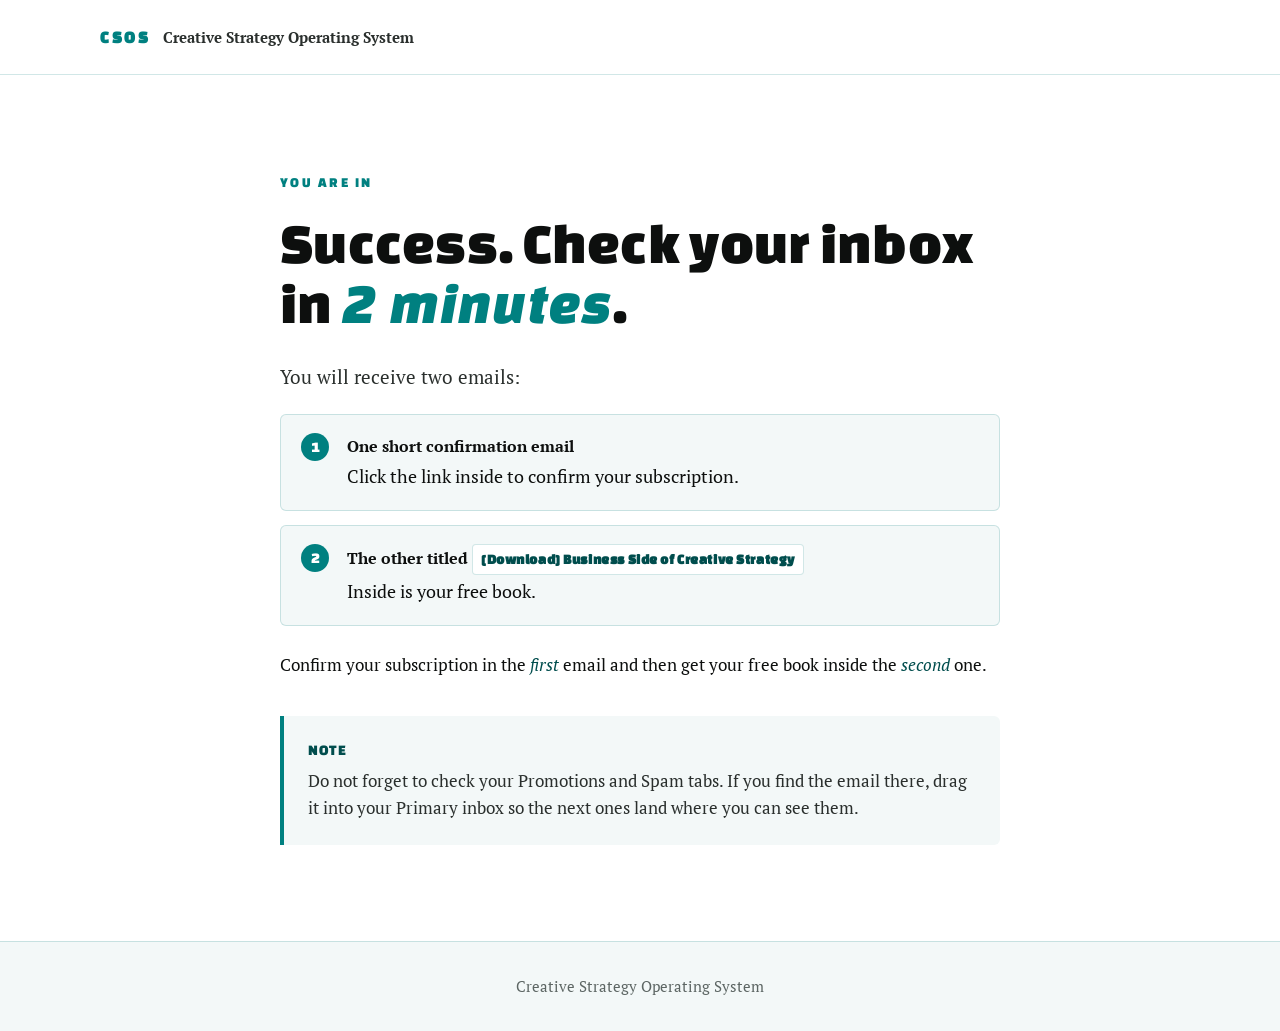
<file: businessbook/thanks/index.html>
<!DOCTYPE html>
<html lang="en">
<head>
  <meta charset="UTF-8">
  <meta name="viewport" content="width=device-width, initial-scale=1.0">
  <title>Success. Check your inbox | The Business Side of Creative Strategy</title>
  <meta name="description" content="Your free CSOS book is on the way.">
  <meta name="robots" content="noindex">
  <link rel="preconnect" href="https://fonts.googleapis.com">
  <link rel="preconnect" href="https://fonts.gstatic.com" crossorigin>
  <link href="https://fonts.googleapis.com/css2?family=Changa+One:ital@0;1&family=PT+Serif:ital,wght@0,400;0,700;1,400;1,700&display=swap" rel="stylesheet">
  <style>
    :root {
      --paper: #ffffff;
      --paper-2: #f3f8f8;
      --ink: #0d0f0e;
      --ink-soft: #2a2f2d;
      --muted: #5d6664;
      --rule: rgba(0, 122, 122, 0.18);
      --teal: #008080;
      --teal-deep: #004d4d;
      --teal-bright: #00a8a3;
      --white: #ffffff;
      --black: #0d0f0e;
    }
    * { box-sizing: border-box; min-width: 0; }
    html { scroll-behavior: smooth; }
    body {
      margin: 0;
      font-family: "PT Serif", Georgia, "Times New Roman", serif;
      color: var(--ink);
      background: var(--paper);
      line-height: 1.65;
      font-size: 18px;
      -webkit-font-smoothing: antialiased;
      min-height: 100vh;
      display: flex;
      flex-direction: column;
    }
    .nav {
      padding: 22px 0;
      border-bottom: 1px solid var(--rule);
      background: var(--paper);
    }
    .wrap {
      width: min(720px, calc(100vw - 48px));
      margin: 0 auto;
    }
    .nav .wrap {
      width: min(1080px, calc(100vw - 48px));
    }
    .brand {
      text-decoration: none;
      display: inline-flex;
      align-items: baseline;
      gap: 12px;
      color: var(--teal);
    }
    .brand strong {
      font-family: "Changa One", "Impact", sans-serif;
      letter-spacing: 0.16em;
      font-size: 1.05rem;
    }
    .brand span {
      color: var(--ink-soft);
      font-size: 0.92rem;
      font-weight: 700;
    }
    main {
      flex: 1;
      display: flex;
      align-items: center;
      padding: 96px 0;
    }
    .kicker {
      font-family: "Changa One", "Impact", sans-serif;
      letter-spacing: 0.18em;
      color: var(--teal);
      font-size: 0.85rem;
      text-transform: uppercase;
      margin: 0 0 20px;
      display: block;
    }
    h1 {
      font-family: "Changa One", "Impact", sans-serif;
      font-weight: 400;
      letter-spacing: 0.005em;
      line-height: 1.04;
      font-size: clamp(2.4rem, 5.6vw, 3.6rem);
      margin: 0 0 28px;
      color: var(--ink);
    }
    h1 em {
      font-style: italic;
      color: var(--teal);
    }
    .subtitle {
      font-size: 1.18rem;
      color: var(--ink-soft);
      margin: 0 0 22px;
    }
    .email-list {
      list-style: none;
      padding: 0;
      margin: 0 0 26px;
      display: grid;
      gap: 14px;
    }
    .email-list li {
      padding: 18px 20px;
      border: 1px solid var(--rule);
      border-radius: 6px;
      background: var(--paper-2);
      display: grid;
      grid-template-columns: 32px 1fr;
      gap: 14px;
      align-items: start;
    }
    .email-num {
      width: 28px;
      height: 28px;
      border-radius: 50%;
      background: var(--teal);
      color: var(--white);
      display: grid;
      place-items: center;
      font-family: "Changa One", "Impact", sans-serif;
      font-size: 0.92rem;
    }
    .email-list b {
      display: block;
      font-size: 1.02rem;
      color: var(--ink);
      margin-bottom: 2px;
    }
    .email-list .pill {
      display: inline-block;
      padding: 3px 8px;
      background: var(--white);
      border: 1px solid var(--rule);
      border-radius: 4px;
      font-family: "Changa One", "Impact", sans-serif;
      font-size: 0.9rem;
      letter-spacing: 0.04em;
      color: var(--teal-deep);
    }
    .instruction {
      font-size: 1.04rem;
      color: var(--ink);
      margin: 0 0 36px;
    }
    .instruction em {
      font-style: italic;
      color: var(--teal-deep);
    }
    .note {
      padding: 22px 24px;
      border-left: 4px solid var(--teal);
      background: var(--paper-2);
      border-radius: 0 6px 6px 0;
      color: var(--ink-soft);
      font-size: 1.04rem;
    }
    .note b {
      font-family: "Changa One", "Impact", sans-serif;
      letter-spacing: 0.06em;
      color: var(--teal-deep);
      display: block;
      margin-bottom: 6px;
      font-weight: 400;
      font-size: 0.92rem;
      text-transform: uppercase;
    }
    footer {
      padding: 32px 0;
      border-top: 1px solid var(--rule);
      background: var(--paper-2);
      color: var(--muted);
      font-size: 0.94rem;
      text-align: center;
    }
    @media (max-width: 640px) {
      body { font-size: 17px; }
      main { padding: 64px 0; }
      .subtitle .pill { display: inline-block; margin-top: 4px; }
    }
  </style>
</head>
<body>
  <nav class="nav">
    <div class="wrap">
      <a class="brand" href="/">
        <strong>CSOS</strong>
        <span>Creative Strategy Operating System</span>
      </a>
    </div>
  </nav>

  <main>
    <div class="wrap">
      <span class="kicker">You are in</span>
      <h1>Success. Check your inbox in <em>2 minutes</em>.</h1>
      <p class="subtitle">You will receive two emails:</p>
      <ol class="email-list">
        <li>
          <span class="email-num">1</span>
          <div>
            <b>One short confirmation email</b>
            Click the link inside to confirm your subscription.
          </div>
        </li>
        <li>
          <span class="email-num">2</span>
          <div>
            <b>The other titled <span class="pill">[Download] Business Side of Creative Strategy</span></b>
            Inside is your free book.
          </div>
        </li>
      </ol>
      <p class="instruction">Confirm your subscription in the <em>first</em> email and then get your free book inside the <em>second</em> one.</p>
      <div class="note">
        <b>Note</b>
        Do not forget to check your Promotions and Spam tabs. If you find the email there, drag it into your Primary inbox so the next ones land where you can see them.
      </div>
    </div>
  </main>

  <footer>
    Creative Strategy Operating System
  </footer>
</body>
</html>
</file>
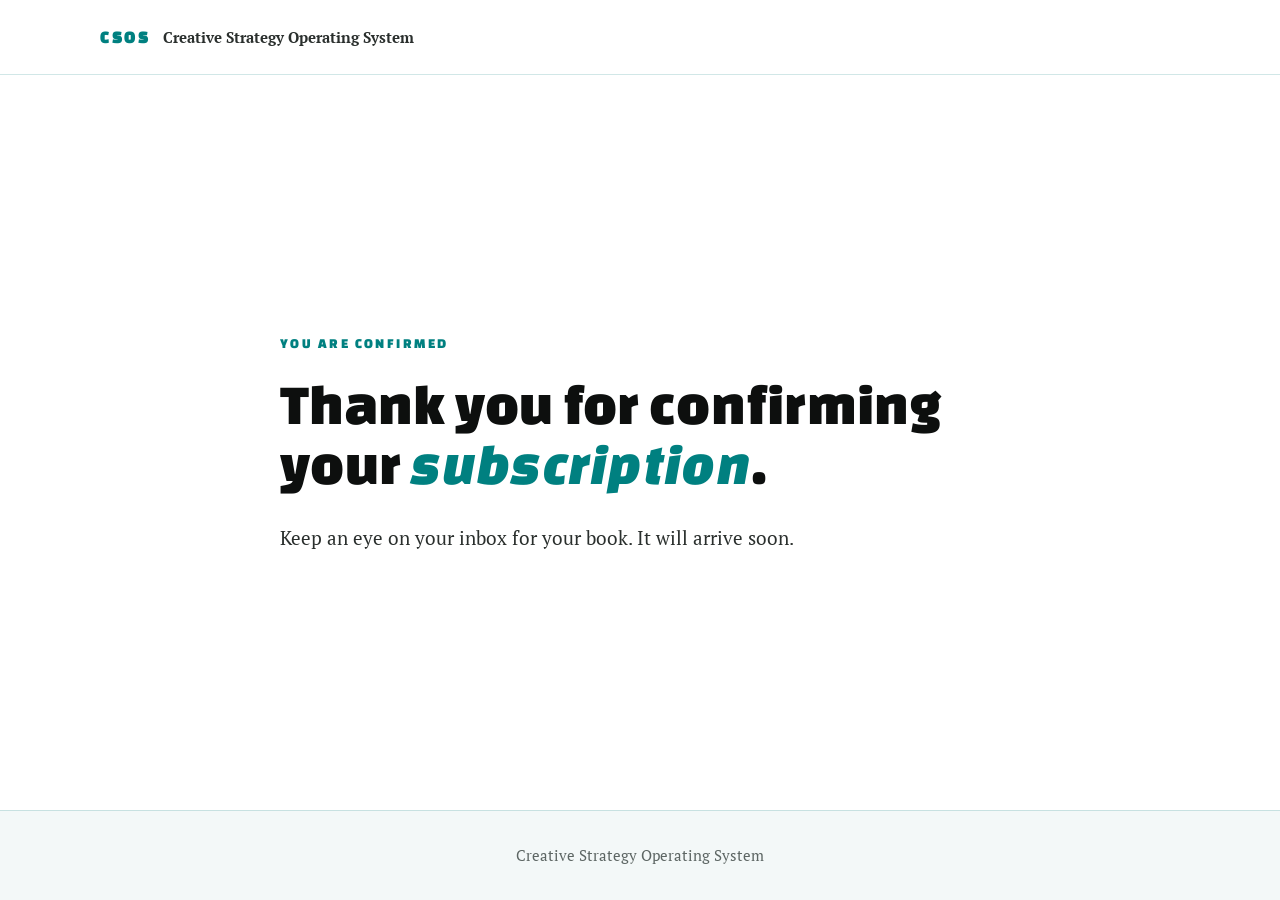
<file: businessbook/waitforit/index.html>
<!DOCTYPE html>
<html lang="en">
<head>
  <meta charset="UTF-8">
  <meta name="viewport" content="width=device-width, initial-scale=1.0">
  <title>Subscription confirmed | The Business Side of Creative Strategy</title>
  <meta name="description" content="Thank you for confirming. Your free CSOS book is on the way.">
  <meta name="robots" content="noindex">
  <link rel="preconnect" href="https://fonts.googleapis.com">
  <link rel="preconnect" href="https://fonts.gstatic.com" crossorigin>
  <link href="https://fonts.googleapis.com/css2?family=Changa+One:ital@0;1&family=PT+Serif:ital,wght@0,400;0,700;1,400;1,700&display=swap" rel="stylesheet">
  <style>
    :root {
      --paper: #ffffff;
      --paper-2: #f3f8f8;
      --ink: #0d0f0e;
      --ink-soft: #2a2f2d;
      --muted: #5d6664;
      --rule: rgba(0, 122, 122, 0.18);
      --teal: #008080;
      --teal-deep: #004d4d;
      --teal-bright: #00a8a3;
      --white: #ffffff;
      --black: #0d0f0e;
    }
    * { box-sizing: border-box; min-width: 0; }
    html { scroll-behavior: smooth; }
    body {
      margin: 0;
      font-family: "PT Serif", Georgia, "Times New Roman", serif;
      color: var(--ink);
      background: var(--paper);
      line-height: 1.65;
      font-size: 18px;
      -webkit-font-smoothing: antialiased;
      min-height: 100vh;
      display: flex;
      flex-direction: column;
    }
    .nav {
      padding: 22px 0;
      border-bottom: 1px solid var(--rule);
      background: var(--paper);
    }
    .wrap {
      width: min(720px, calc(100vw - 48px));
      margin: 0 auto;
    }
    .nav .wrap {
      width: min(1080px, calc(100vw - 48px));
    }
    .brand {
      text-decoration: none;
      display: inline-flex;
      align-items: baseline;
      gap: 12px;
      color: var(--teal);
    }
    .brand strong {
      font-family: "Changa One", "Impact", sans-serif;
      letter-spacing: 0.16em;
      font-size: 1.05rem;
    }
    .brand span {
      color: var(--ink-soft);
      font-size: 0.92rem;
      font-weight: 700;
    }
    main {
      flex: 1;
      display: flex;
      align-items: center;
      padding: 96px 0;
    }
    .kicker {
      font-family: "Changa One", "Impact", sans-serif;
      letter-spacing: 0.18em;
      color: var(--teal);
      font-size: 0.85rem;
      text-transform: uppercase;
      margin: 0 0 20px;
      display: block;
    }
    h1 {
      font-family: "Changa One", "Impact", sans-serif;
      font-weight: 400;
      letter-spacing: 0.005em;
      line-height: 1.04;
      font-size: clamp(2.4rem, 5.6vw, 3.6rem);
      margin: 0 0 28px;
      color: var(--ink);
    }
    h1 em {
      font-style: italic;
      color: var(--teal);
    }
    .body-line {
      font-size: 1.18rem;
      color: var(--ink-soft);
      margin: 0;
    }
    footer {
      padding: 32px 0;
      border-top: 1px solid var(--rule);
      background: var(--paper-2);
      color: var(--muted);
      font-size: 0.94rem;
      text-align: center;
    }
    @media (max-width: 640px) {
      body { font-size: 17px; }
      main { padding: 64px 0; }
    }
  </style>
</head>
<body>
  <nav class="nav">
    <div class="wrap">
      <a class="brand" href="/">
        <strong>CSOS</strong>
        <span>Creative Strategy Operating System</span>
      </a>
    </div>
  </nav>

  <main>
    <div class="wrap">
      <span class="kicker">You are confirmed</span>
      <h1>Thank you for confirming your <em>subscription</em>.</h1>
      <p class="body-line">Keep an eye on your inbox for your book. It will arrive soon.</p>
    </div>
  </main>

  <footer>
    Creative Strategy Operating System
  </footer>
</body>
</html>
</file>
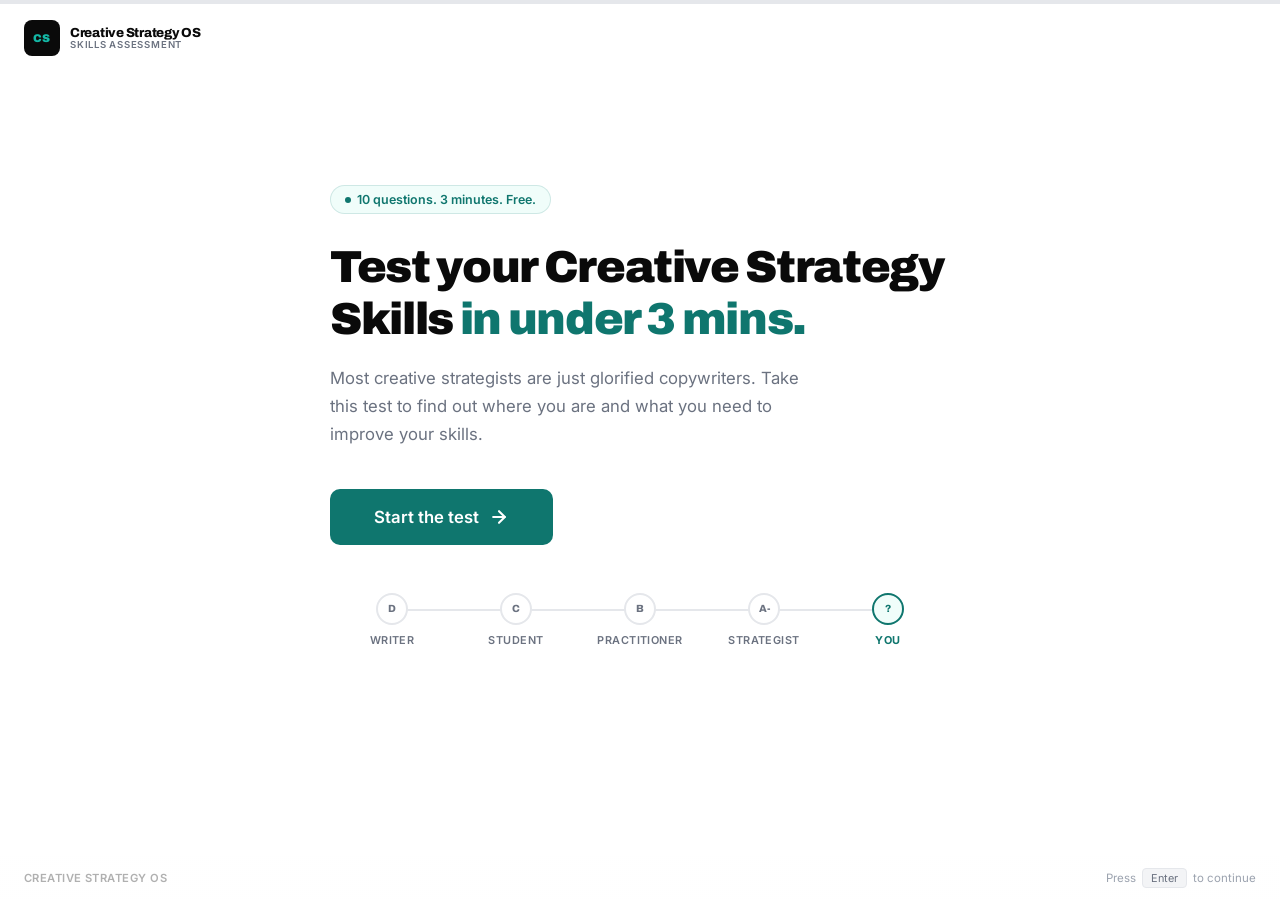
<file: csos-quiz.html>
<!DOCTYPE html>
<html lang="en">
<head>
  <meta charset="UTF-8">
  <meta name="viewport" content="width=device-width, initial-scale=1.0, maximum-scale=1.0, user-scalable=no">
  <title>CSOS | Creative Strategy Skills Test</title>

  <!-- Meta Pixel -->
  <script>
  !function(f,b,e,v,n,t,s)
  {if(f.fbq)return;n=f.fbq=function(){n.callMethod?
  n.callMethod.apply(n,arguments):n.queue.push(arguments)};
  if(!f._fbq)f._fbq=n;n.push=n;n.loaded=!0;n.version='2.0';
  n.queue=[];t=b.createElement(e);t.async=!0;
  t.src=v;s=b.getElementsByTagName(e)[0];
  s.parentNode.insertBefore(t,s)}(window, document,'script',
  'https://connect.facebook.net/en_US/fbevents.js');
  fbq('init', '1569191080819717');
  fbq('track', 'PageView');
  </script>
  <noscript><img height="1" width="1" style="display:none"
  src="https://www.facebook.com/tr?id=1569191080819717&ev=PageView&noscript=1"
  /></noscript>
  <!-- End Meta Pixel -->

  <link rel="preconnect" href="https://fonts.googleapis.com">
  <link rel="preconnect" href="https://fonts.gstatic.com" crossorigin>
  <link href="https://fonts.googleapis.com/css2?family=Archivo:wght@400;500;600;700;800;900&family=Inter:wght@400;500;600;700;800&display=swap" rel="stylesheet">

  <style>
    *, *::before, *::after { box-sizing: border-box; margin: 0; padding: 0; }

    :root {
      --white: #ffffff;
      --black: #0a0a0a;
      --teal: #0f766e;
      --teal-light: #14b8a6;
      --teal-bg: #f0fdfa;
      --gray: #6b7280;
      --gray-light: #e5e7eb;
      --gray-dark: #374151;
      --font-heading: 'Archivo', sans-serif;
      --font-body: 'Inter', -apple-system, sans-serif;
    }

    html { font-size: 16px; }

    body {
      font-family: var(--font-body);
      background: var(--white);
      color: var(--black);
      -webkit-font-smoothing: antialiased;
      overflow: hidden;
      height: 100dvh;
      height: 100vh;
    }

    /* --- Animations --- */
    @keyframes subtlePulse {
      0%, 100% { box-shadow: 0 0 0 0 rgba(15,118,110,0.4); }
      50% { box-shadow: 0 0 0 10px rgba(15,118,110,0); }
    }

    @keyframes checkPop {
      0% { transform: scale(0); opacity: 0; }
      60% { transform: scale(1.15); }
      100% { transform: scale(1); opacity: 1; }
    }

    @keyframes fadeInUp {
      0% { opacity: 0; transform: translateY(16px); }
      100% { opacity: 1; transform: translateY(0); }
    }

    @keyframes typingDots {
      0%, 20% { opacity: 0.3; }
      50% { opacity: 1; }
      80%, 100% { opacity: 0.3; }
    }

    @keyframes optionReveal {
      0% { opacity: 0; transform: translateY(8px); }
      100% { opacity: 1; transform: translateY(0); }
    }

    @keyframes selectPop {
      0% { transform: scale(1); }
      50% { transform: scale(1.015); }
      100% { transform: scale(1); }
    }

    @keyframes shake {
      0%, 100% { transform: translateX(0); }
      20% { transform: translateX(-6px); }
      40% { transform: translateX(6px); }
      60% { transform: translateX(-4px); }
      80% { transform: translateX(4px); }
    }

    @keyframes warnFade {
      0% { opacity: 0; transform: translateY(4px); }
      15% { opacity: 1; transform: translateY(0); }
      85% { opacity: 1; }
      100% { opacity: 0; }
    }

    /* --- Logo --- */
    .logo {
      position: fixed;
      top: 20px;
      left: 24px;
      z-index: 20;
      display: flex;
      align-items: center;
      gap: 10px;
    }

    .logo-mark {
      width: 36px;
      height: 36px;
      background: var(--black);
      border-radius: 8px;
      display: flex;
      align-items: center;
      justify-content: center;
      font-family: var(--font-heading);
      font-size: 0.7rem;
      font-weight: 900;
      color: var(--teal-light);
      letter-spacing: 0.05em;
    }

    .logo-text {
      display: flex;
      flex-direction: column;
      line-height: 1.1;
    }

    .logo-name {
      font-family: var(--font-heading);
      font-size: 0.82rem;
      font-weight: 800;
      color: var(--black);
      letter-spacing: -0.02em;
    }

    .logo-sub {
      font-size: 0.6rem;
      font-weight: 600;
      letter-spacing: 0.08em;
      text-transform: uppercase;
      color: var(--gray);
    }

    /* --- Question Counter --- */
    .q-counter {
      position: fixed;
      top: 24px;
      right: 24px;
      z-index: 20;
      font-family: var(--font-heading);
      font-size: 0.75rem;
      font-weight: 700;
      color: var(--gray);
      letter-spacing: 0.06em;
      opacity: 0;
      transition: opacity 300ms ease;
    }

    .q-counter.visible { opacity: 1; }

    /* --- Progress Bar --- */
    .progress {
      position: fixed;
      top: 0;
      left: 0;
      right: 0;
      height: 4px;
      background: var(--gray-light);
      z-index: 30;
    }

    .progress-fill {
      height: 100%;
      background: linear-gradient(90deg, var(--teal), var(--teal-light));
      transition: width 400ms cubic-bezier(0.4, 0, 0.2, 1);
      width: 0%;
      box-shadow: 0 0 12px rgba(15,118,110,0.4);
      border-radius: 0 2px 2px 0;
    }

    /* --- Screen System --- */
    .screen {
      position: absolute;
      inset: 0;
      display: flex;
      flex-direction: column;
      justify-content: flex-start;
      align-items: center;
      padding: 80px 24px 100px;
      opacity: 0;
      transform: translateY(16px);
      pointer-events: none;
      transition: opacity 350ms ease, transform 350ms ease;
      overflow-y: auto;
      -webkit-overflow-scrolling: touch;
    }

    .screen.active {
      opacity: 1;
      transform: translateY(0);
      pointer-events: all;
    }

    .screen-inner {
      width: 100%;
      max-width: 620px;
      margin: auto 0;
    }

    /* Hook screen centered */
    #screen-0 {
      justify-content: center;
      padding-top: 32px;
    }

    #screen-email, #screen-done {
      justify-content: center;
      padding-top: 32px;
    }

    /* --- Hook Screen --- */
    .hook-badge {
      display: inline-flex;
      align-items: center;
      gap: 6px;
      padding: 6px 14px;
      background: var(--teal-bg);
      border: 1px solid rgba(15,118,110,0.15);
      border-radius: 100px;
      font-family: var(--font-body);
      font-size: 0.78rem;
      font-weight: 600;
      color: var(--teal);
      margin-bottom: 28px;
      animation: fadeInUp 0.5s ease 0.1s forwards;
      opacity: 0;
    }

    .hook-badge-dot {
      width: 6px;
      height: 6px;
      border-radius: 50%;
      background: var(--teal);
      animation: subtlePulse 2s ease-in-out infinite;
    }

    .hook-text {
      font-family: var(--font-heading);
      font-size: clamp(1.8rem, 5vw, 2.8rem);
      font-weight: 900;
      line-height: 1.15;
      letter-spacing: -0.03em;
      color: var(--black);
      margin-bottom: 20px;
      animation: fadeInUp 0.6s ease 0.2s forwards;
      opacity: 0;
    }

    .hook-text .teal { color: var(--teal); }

    .hook-sub {
      font-size: 1.05rem;
      color: var(--gray);
      line-height: 1.65;
      margin-bottom: 40px;
      max-width: 480px;
      animation: fadeInUp 0.6s ease 0.35s forwards;
      opacity: 0;
    }

    .hook-cta-wrap {
      animation: fadeInUp 0.6s ease 0.5s forwards;
      opacity: 0;
    }

    /* --- Tier Preview --- */
    .tier-preview {
      display: flex;
      align-items: center;
      gap: 0;
      margin-top: 48px;
      animation: fadeInUp 0.6s ease 0.65s forwards;
      opacity: 0;
    }

    .tier-step {
      display: flex;
      flex-direction: column;
      align-items: center;
      gap: 8px;
      flex: 1;
      position: relative;
    }

    .tier-step:not(:last-child)::after {
      content: '';
      position: absolute;
      top: 16px;
      right: -50%;
      width: 100%;
      height: 2px;
      background: var(--gray-light);
    }

    .tier-dot {
      width: 32px;
      height: 32px;
      border-radius: 50%;
      border: 2px solid var(--gray-light);
      background: var(--white);
      display: flex;
      align-items: center;
      justify-content: center;
      font-family: var(--font-heading);
      font-size: 0.65rem;
      font-weight: 800;
      color: var(--gray);
      position: relative;
      z-index: 1;
    }

    .tier-label {
      font-size: 0.68rem;
      font-weight: 600;
      color: var(--gray);
      text-transform: uppercase;
      letter-spacing: 0.04em;
    }

    .tier-step.unknown .tier-dot {
      border-color: var(--teal);
      background: var(--teal-bg);
      color: var(--teal);
    }

    .tier-step.unknown .tier-label {
      color: var(--teal);
      font-weight: 700;
    }

    /* --- Buttons --- */
    .btn {
      display: inline-flex;
      align-items: center;
      gap: 10px;
      font-family: var(--font-body);
      font-size: 1rem;
      font-weight: 600;
      padding: 16px 36px;
      border-radius: 10px;
      border: none;
      cursor: pointer;
      transition: all 200ms ease;
    }

    .btn:hover {
      transform: translateY(-2px);
      box-shadow: 0 6px 20px rgba(0,0,0,0.12);
    }

    .btn:focus {
      outline: none;
      box-shadow: 0 0 0 3px rgba(15, 118, 110, 0.25);
    }

    .btn:disabled {
      opacity: 0.35;
      cursor: not-allowed;
      transform: none !important;
      box-shadow: none !important;
    }

    .btn-primary {
      background: var(--black);
      color: var(--white);
    }

    #screen-0 .btn-primary {
      background: var(--teal);
      color: var(--white);
      font-size: 1.05rem;
      padding: 18px 44px;
      animation: subtlePulse 2.5s ease-in-out infinite;
    }

    #screen-0 .btn-primary:hover {
      animation: none;
      background: #0e6b63;
      transform: translateY(-2px);
      box-shadow: 0 6px 20px rgba(15,118,110,0.3);
    }

    .btn-primary:hover { background: #1a1a1a; }

    .btn-teal {
      background: var(--teal);
      color: var(--white);
    }

    .btn-teal:hover {
      background: #0e6b63;
      box-shadow: 0 6px 20px rgba(15,118,110,0.25);
    }

    .btn-teal:disabled:hover {
      background: var(--teal);
      box-shadow: none;
      transform: none;
    }

    .btn-arrow {
      width: 20px;
      height: 20px;
    }

    /* --- Question Card --- */
    .q-card {
      background: var(--white);
      border: 1px solid var(--gray-light);
      border-radius: 16px;
      padding: 32px;
      box-shadow: 0 1px 3px rgba(0,0,0,0.04), 0 8px 24px rgba(0,0,0,0.04);
    }

    .q-header {
      display: flex;
      align-items: center;
      gap: 12px;
      margin-bottom: 20px;
    }

    .q-number {
      font-family: var(--font-heading);
      font-size: 0.75rem;
      font-weight: 700;
      letter-spacing: 0.1em;
      text-transform: uppercase;
      color: var(--teal);
      display: flex;
      align-items: center;
      gap: 8px;
    }

    .q-number::before {
      content: '';
      width: 20px;
      height: 2px;
      background: var(--teal);
      border-radius: 1px;
    }

    .q-difficulty {
      display: inline-flex;
      align-items: center;
      padding: 3px 10px;
      border-radius: 100px;
      font-size: 0.65rem;
      font-weight: 700;
      letter-spacing: 0.06em;
      text-transform: uppercase;
      margin-left: auto;
    }

    .q-difficulty.easy { background: #ecfdf5; color: #059669; }
    .q-difficulty.medium { background: #fef3c7; color: #d97706; }
    .q-difficulty.hard { background: #fef2f2; color: #dc2626; }

    .q-scenario {
      font-size: 0.92rem;
      color: var(--gray-dark);
      line-height: 1.65;
      margin-bottom: 16px;
      padding: 14px 18px;
      background: #f8fafc;
      border-left: 3px solid var(--gray-light);
      border-radius: 0 10px 10px 0;
    }

    .q-text {
      font-family: var(--font-heading);
      font-size: clamp(1.05rem, 3vw, 1.25rem);
      font-weight: 700;
      line-height: 1.45;
      letter-spacing: -0.01em;
      color: var(--black);
      margin-bottom: 24px;
    }

    /* --- MCQ Options --- */
    .options-grid {
      display: flex;
      flex-direction: column;
      gap: 10px;
      margin-bottom: 24px;
    }

    .option-card {
      display: flex;
      align-items: flex-start;
      gap: 14px;
      padding: 16px 18px;
      border: 2px solid var(--gray-light);
      border-radius: 12px;
      cursor: pointer;
      transition: all 200ms ease;
      background: var(--white);
      position: relative;
      animation: optionReveal 0.4s ease forwards;
      opacity: 0;
      -webkit-tap-highlight-color: transparent;
    }

    .option-card:nth-child(1) { animation-delay: 0.05s; }
    .option-card:nth-child(2) { animation-delay: 0.1s; }
    .option-card:nth-child(3) { animation-delay: 0.15s; }
    .option-card:nth-child(4) { animation-delay: 0.2s; }

    .option-card:hover {
      border-color: #a7c7c4;
      background: #fafffe;
    }

    .option-card.selected {
      border-color: var(--teal);
      background: var(--teal-bg);
      animation: selectPop 0.3s ease forwards;
      box-shadow: 0 0 0 3px rgba(15,118,110,0.12);
      opacity: 1;
    }

    .option-card.selected .option-letter {
      background: var(--teal);
      color: var(--white);
      border-color: var(--teal);
    }

    .option-card.selected .option-text {
      color: var(--black);
      font-weight: 500;
    }

    .option-letter {
      flex-shrink: 0;
      width: 32px;
      height: 32px;
      border-radius: 8px;
      border: 2px solid var(--gray-light);
      display: flex;
      align-items: center;
      justify-content: center;
      font-family: var(--font-heading);
      font-size: 0.75rem;
      font-weight: 800;
      color: var(--gray);
      transition: all 200ms ease;
      margin-top: 1px;
    }

    .option-text {
      font-size: 0.92rem;
      line-height: 1.55;
      color: var(--gray-dark);
      padding-top: 4px;
    }

    /* --- Mandatory answer warning --- */
    .answer-warning {
      display: none;
      align-items: center;
      gap: 6px;
      font-size: 0.82rem;
      font-weight: 600;
      color: #dc2626;
      animation: warnFade 2.5s ease forwards;
    }

    .answer-warning.show { display: flex; }

    .options-grid.shake {
      animation: shake 0.4s ease;
    }

    .options-grid.locked .option-card {
      pointer-events: none;
      touch-action: none;
    }

    /* --- Mini Progress Dots --- */
    .q-dots {
      display: flex;
      gap: 5px;
      margin-bottom: 20px;
    }

    .q-dot {
      flex: 1;
      height: 4px;
      border-radius: 2px;
      background: var(--gray-light);
      transition: background 300ms ease;
    }

    .q-dot.done { background: var(--teal); }
    .q-dot.current {
      background: var(--teal-light);
    }

    .q-footer {
      display: flex;
      justify-content: space-between;
      align-items: center;
      gap: 12px;
    }

    /* --- Email Screen --- */
    .email-card {
      background: var(--white);
      border: 1px solid var(--gray-light);
      border-radius: 16px;
      padding: 40px;
      box-shadow: 0 1px 3px rgba(0,0,0,0.04), 0 8px 24px rgba(0,0,0,0.04);
      text-align: center;
    }

    .email-icon {
      width: 56px;
      height: 56px;
      border-radius: 14px;
      background: var(--teal-bg);
      display: flex;
      align-items: center;
      justify-content: center;
      margin: 0 auto 24px;
    }

    .email-icon svg { color: var(--teal); }

    .email-heading {
      font-family: var(--font-heading);
      font-size: clamp(1.3rem, 4vw, 1.8rem);
      font-weight: 800;
      line-height: 1.25;
      letter-spacing: -0.02em;
      color: var(--black);
      margin-bottom: 8px;
      animation: fadeInUp 0.6s ease forwards;
    }

    .email-sub {
      font-size: 0.95rem;
      color: var(--gray);
      line-height: 1.6;
      margin-bottom: 28px;
      max-width: 400px;
      margin-left: auto;
      margin-right: auto;
    }

    .input-group {
      display: flex;
      flex-direction: column;
      gap: 12px;
      margin-bottom: 20px;
      text-align: left;
    }

    .input-group input {
      width: 100%;
      padding: 14px 16px;
      border: 2px solid var(--gray-light);
      border-radius: 10px;
      font-family: var(--font-body);
      font-size: 1rem;
      color: var(--black);
      transition: border-color 200ms ease, box-shadow 200ms ease;
      background: #fafafa;
    }

    .input-group input::placeholder { color: #9ca3af; }

    .input-group input:focus {
      outline: none;
      border-color: var(--teal);
      box-shadow: 0 0 0 4px rgba(15,118,110,0.1);
      background: var(--white);
    }

    .email-card .btn {
      width: 100%;
      justify-content: center;
    }

    .email-privacy {
      font-size: 0.72rem;
      color: #9ca3af;
      margin-top: 14px;
    }

    /* --- Typing dots --- */
    .typing-dots {
      display: inline-flex;
      gap: 3px;
      margin-left: 4px;
      vertical-align: baseline;
    }

    .typing-dots span {
      display: inline-block;
      width: 5px;
      height: 5px;
      border-radius: 50%;
      background: var(--teal);
      animation: typingDots 1.4s ease-in-out infinite;
    }

    .typing-dots span:nth-child(2) { animation-delay: 0.2s; }
    .typing-dots span:nth-child(3) { animation-delay: 0.4s; }

    /* --- Thank You Screen --- */
    .done-card {
      text-align: center;
      background: var(--white);
      border: 1px solid var(--gray-light);
      border-radius: 16px;
      padding: 48px 40px;
      box-shadow: 0 1px 3px rgba(0,0,0,0.04), 0 8px 24px rgba(0,0,0,0.04);
    }

    .done-icon {
      width: 64px;
      height: 64px;
      border-radius: 50%;
      background: var(--teal);
      display: flex;
      align-items: center;
      justify-content: center;
      margin: 0 auto 24px;
      animation: checkPop 0.5s ease forwards;
    }

    .done-icon svg { color: var(--white); }

    .done-heading {
      font-family: var(--font-heading);
      font-size: clamp(1.4rem, 4vw, 2rem);
      font-weight: 800;
      line-height: 1.25;
      color: var(--black);
      margin-bottom: 12px;
    }

    .done-text {
      font-size: 0.95rem;
      color: var(--gray);
      line-height: 1.6;
      max-width: 380px;
      margin: 0 auto;
    }

    /* --- Footer --- */
    .footer {
      position: fixed;
      bottom: 0;
      left: 0;
      right: 0;
      padding: 12px 24px;
      display: flex;
      justify-content: space-between;
      align-items: center;
      z-index: 20;
      background: linear-gradient(transparent, rgba(255,255,255,0.95));
      pointer-events: none;
    }

    .footer-left {
      font-size: 0.7rem;
      font-weight: 600;
      color: #b0b0b0;
      letter-spacing: 0.04em;
      text-transform: uppercase;
    }

    .key-hint {
      font-size: 0.72rem;
      color: #9ca3af;
      display: flex;
      align-items: center;
      gap: 6px;
    }

    .key-hint kbd {
      display: inline-flex;
      align-items: center;
      justify-content: center;
      padding: 2px 8px;
      font-family: var(--font-body);
      font-size: 0.68rem;
      background: #f3f4f6;
      border: 1px solid var(--gray-light);
      border-radius: 4px;
      color: var(--gray);
    }

    /* ========================================
       RESPONSIVE: TABLET (max-width: 768px)
       ======================================== */
    @media (max-width: 768px) {
      .screen {
        padding: 70px 20px 90px;
      }

      .screen-inner { max-width: 100%; }

      .q-card { padding: 28px 22px; }
      .email-card { padding: 32px 22px; }

      .tier-preview { margin-top: 36px; }

      .option-card { padding: 14px 16px; }
      .option-text { font-size: 0.9rem; }
    }

    /* ========================================
       RESPONSIVE: MOBILE (max-width: 640px)
       ======================================== */
    @media (max-width: 640px) {
      .key-hint { display: none; }
      .logo-text { display: none; }
      .tier-preview { display: none; }

      .logo { top: 14px; left: 16px; }
      .logo-mark { width: 32px; height: 32px; font-size: 0.6rem; }
      .q-counter { top: 18px; right: 16px; font-size: 0.7rem; }

      .screen {
        padding: 60px 16px 80px;
      }

      #screen-0 { padding-top: 60px; }

      .hook-text { margin-bottom: 16px; }
      .hook-sub { font-size: 0.95rem; margin-bottom: 32px; }

      .q-card { padding: 22px 16px; }
      .email-card { padding: 28px 18px; }
      .done-card { padding: 32px 18px; }

      .q-header { margin-bottom: 14px; }
      .q-text { font-size: 1rem; margin-bottom: 18px; }
      .q-scenario { font-size: 0.85rem; padding: 12px 14px; margin-bottom: 12px; }

      .option-card { padding: 14px 14px; gap: 12px; }
      .option-letter { width: 28px; height: 28px; font-size: 0.7rem; border-radius: 6px; }
      .option-text { font-size: 0.85rem; padding-top: 2px; line-height: 1.5; }
      .options-grid { gap: 8px; margin-bottom: 20px; }

      .q-footer {
        flex-direction: column-reverse;
        gap: 8px;
        align-items: stretch;
      }

      .q-footer .answer-warning {
        justify-content: center;
      }

      .q-footer .btn {
        width: 100%;
        justify-content: center;
      }

      .btn {
        width: 100%;
        justify-content: center;
        padding: 15px 28px;
      }

      .footer { display: none; }
    }

    /* ========================================
       RESPONSIVE: SMALL MOBILE (max-width: 380px)
       ======================================== */
    @media (max-width: 380px) {
      .screen { padding: 56px 12px 70px; }
      .q-card { padding: 18px 14px; }
      .option-card { padding: 12px 12px; gap: 10px; }
      .option-letter { width: 26px; height: 26px; font-size: 0.65rem; }
      .option-text { font-size: 0.82rem; }
      .q-text { font-size: 0.95rem; }
      .q-difficulty { font-size: 0.6rem; padding: 2px 8px; }
    }
  </style>
</head>
<body>

  <!-- Logo -->
  <div class="logo">
    <div class="logo-mark">CS</div>
    <div class="logo-text">
      <span class="logo-name">Creative Strategy OS</span>
      <span class="logo-sub">Skills Assessment</span>
    </div>
  </div>

  <!-- Question Counter -->
  <div class="q-counter" id="qCounter"></div>

  <!-- Progress -->
  <div class="progress">
    <div class="progress-fill" id="progressFill"></div>
  </div>

  <!-- Screen 0: Hook -->
  <div class="screen active" id="screen-0">
    <div class="screen-inner">
      <div class="hook-badge">
        <span class="hook-badge-dot"></span>
        10 questions. 3 minutes. Free.
      </div>
      <p class="hook-text">
        Test your Creative Strategy Skills <span class="teal">in under 3 mins.</span>
      </p>
      <p class="hook-sub">Most creative strategists are just glorified copywriters. Take this test to find out where you are and what you need to improve your skills.</p>
      <div class="hook-cta-wrap">
        <button class="btn btn-primary" onclick="nextScreen()">
          Start the test
          <svg class="btn-arrow" xmlns="http://www.w3.org/2000/svg" viewBox="0 0 24 24" fill="none" stroke="currentColor" stroke-width="2.5" stroke-linecap="round" stroke-linejoin="round"><path d="M5 12h14"/><path d="m12 5 7 7-7 7"/></svg>
        </button>
      </div>
      <div class="tier-preview">
        <div class="tier-step">
          <div class="tier-dot">D</div>
          <span class="tier-label">Writer</span>
        </div>
        <div class="tier-step">
          <div class="tier-dot">C</div>
          <span class="tier-label">Student</span>
        </div>
        <div class="tier-step">
          <div class="tier-dot">B</div>
          <span class="tier-label">Practitioner</span>
        </div>
        <div class="tier-step">
          <div class="tier-dot">A-</div>
          <span class="tier-label">Strategist</span>
        </div>
        <div class="tier-step unknown">
          <div class="tier-dot">?</div>
          <span class="tier-label">You</span>
        </div>
      </div>
    </div>
  </div>

  <!-- Question screens injected by JS -->
  <div id="questionScreens"></div>

  <!-- Email Capture -->
  <div class="screen" id="screen-email">
    <div class="screen-inner">
      <div class="email-card">
        <div class="email-icon">
          <svg xmlns="http://www.w3.org/2000/svg" width="28" height="28" viewBox="0 0 24 24" fill="none" stroke="currentColor" stroke-width="2" stroke-linecap="round" stroke-linejoin="round"><path d="M14 9V5a3 3 0 0 0-3-3l-4 9v11h11.28a2 2 0 0 0 2-1.7l1.38-9a2 2 0 0 0-2-2.3zM7 22H4a2 2 0 0 1-2-2v-7a2 2 0 0 1 2-2h3"/></svg>
        </div>
        <p class="email-heading">Done. We're building your profile<span class="typing-dots"><span></span><span></span><span></span></span></p>
        <p class="email-sub">Drop your email to get your full Creative Strategy Profile with your level, your biggest gap, and what to focus on next.</p>
        <div class="input-group">
          <input type="text" id="firstName" placeholder="First name" required>
          <input type="email" id="email" placeholder="Email" required>
        </div>
        <button class="btn btn-teal" onclick="submitQuiz()" id="submitBtn">
          Send my results
          <svg class="btn-arrow" xmlns="http://www.w3.org/2000/svg" viewBox="0 0 24 24" fill="none" stroke="currentColor" stroke-width="2.5" stroke-linecap="round" stroke-linejoin="round"><path d="M5 12h14"/><path d="m12 5 7 7-7 7"/></svg>
        </button>
        <p class="email-privacy">No spam. Unsubscribe anytime.</p>
      </div>
    </div>
  </div>

  <!-- Please Wait / Thank You -->
  <div class="screen" id="screen-done">
    <div class="screen-inner">
      <div class="done-card">
        <div class="done-icon">
          <svg xmlns="http://www.w3.org/2000/svg" width="28" height="28" viewBox="0 0 24 24" fill="none" stroke="currentColor" stroke-width="2.5" stroke-linecap="round" stroke-linejoin="round"><polyline points="20 6 9 17 4 12"/></svg>
        </div>
        <p class="done-heading">Please wait...</p>
        <p class="done-text">Your profile is being created.</p>
        <p class="done-sub" style="margin-top: 1.5rem; font-size: 1.05rem; color: var(--gray);">We will send you the full results in your email.</p>
        <p class="done-note" style="margin-top: 1rem; font-size: 0.95rem; color: #ef4444; font-weight: 600;">Do not forget to check your Spam Folder.</p>
      </div>
    </div>
  </div>

  <!-- Footer -->
  <div class="footer" id="footerBar">
    <span class="footer-left">Creative Strategy OS</span>
    <div class="key-hint" id="keyHint">
      Press <kbd>Enter</kbd> to continue
    </div>
  </div>

  <script>
    // ============================================
    // QUESTION DATA
    // Each option has a score (1-4). Shuffled per question so best answer isn't always last.
    // ============================================
    const questions = [
      {
        difficulty: 'easy',
        question: 'What does "Voice of Customer" (VOC) research actually mean in creative strategy?',
        options: [
          { text: 'Writing copy that sounds conversational and human', score: 1 },
          { text: 'Reading reviews to see what people like about a product', score: 2 },
          { text: 'Pulling exact phrases and emotional triggers from real customer feedback to use in ads', score: 3 },
          { text: 'Systematically mining language from reviews, Reddit, support tickets, and social comments to map pain points, desires, and objections into hooks and angles', score: 4 },
        ]
      },
      {
        difficulty: 'easy',
        question: 'A supplement brand hires you to write ads for their stress-relief product. All they send is a spec sheet. What\'s your first move?',
        options: [
          { text: 'Start drafting headlines based on the product benefits', score: 1 },
          { text: 'Map out a research plan: VOC sources, competitor audit, awareness stages. Form hypotheses before writing anything.', score: 4 },
          { text: 'Look at what competitors are doing and write something similar but better', score: 2 },
          { text: 'Go to Amazon reviews and Reddit to find real customer language about stress relief', score: 3 },
        ]
      },
      {
        difficulty: 'medium',
        scenario: '"I was so embarrassed to even search for this. My ponytail used to be thick and now I can see my scalp through it. I tried everything. Biotin, castor oil, expensive shampoos. Nothing worked."',
        question: 'You find this review while researching for a hair growth product. What do you see?',
        options: [
          { text: 'A research goldmine: the emotional journey (shame, identity loss, solution fatigue) maps to multiple ad angles and awareness stages', score: 4 },
          { text: 'A good testimonial you can screenshot and use in the ad', score: 1 },
          { text: 'Real VOC language showing shame, identity loss, and failed solutions. Perfect for hooks and pain-point angles.', score: 3 },
          { text: 'An emotional hook about hair loss embarrassment', score: 2 },
        ]
      },
      {
        difficulty: 'medium',
        scenario: 'CPA climbed from $28 to $45 in 5 days. Hook rate dropped from 35% to 18%. But people who watch the full ad still convert well.',
        question: 'A skincare brand\'s top ad has been live for 3 weeks. What\'s happening?',
        options: [
          { text: 'The audience is getting tired of seeing it. Time to refresh the creative.', score: 2 },
          { text: 'The ad stopped working. Kill it and make a new one.', score: 1 },
          { text: 'Hook fatigue, not message fatigue. Test 3-5 new hooks on the same ad body. Check frequency caps and audience overlap too.', score: 4 },
          { text: 'Classic hook fatigue. The body and offer still work. Test new hooks on the same body.', score: 3 },
        ]
      },
      {
        difficulty: 'easy',
        question: 'An ad\'s "hook rate" is 35%. What does that actually tell you?',
        options: [
          { text: '35% retention at 3 seconds is solid, but cross-reference with hold rate, CTR, and CPA. A high hook rate with low conversion means the hook over-promises.', score: 4 },
          { text: '35% of people liked the ad', score: 1 },
          { text: '35% of viewers were retained in the first 3 seconds. That opening pattern-interrupt is working.', score: 3 },
          { text: '35% of people watched the first few seconds of the video', score: 2 },
        ]
      },
      {
        difficulty: 'medium',
        question: 'You need a UGC brief for a sleep supplement ($39/month, magnesium glycinate). What matters most in the brief?',
        options: [
          { text: 'Lead with a specific pain point ("I used to stare at the ceiling for 2 hours"), then the shift, then soft CTA', score: 3 },
          { text: 'Include the product name, price, and ingredients prominently', score: 1 },
          { text: 'Specify the hook type (problem-agitation), the emotional beat (frustration to relief), and the audience awareness stage. Not just what to say but why.', score: 4 },
          { text: 'Focus on the benefit (better sleep) and make it sound relatable', score: 2 },
        ]
      },
      {
        difficulty: 'hard',
        scenario: 'A fitness app ad has 2.4% CTR (well above average) but only 0.3% of clickers buy. CPA is $62 against a $40 target. The ad uses a dramatic transformation hook.',
        question: 'What\'s going wrong?',
        options: [
          { text: 'The ad is attracting clicks but probably not the right people', score: 2 },
          { text: 'The dramatic hook pulls unqualified traffic (curiosity clickers). The ad over-promises. Test hooks that pre-qualify: mention price, effort, or specific use case to filter out tourists.', score: 4 },
          { text: 'The landing page needs work since people are clicking but not buying', score: 1 },
          { text: 'The transformation hook attracts curiosity clickers, not qualified buyers. The ad is over-promising or targeting too broad.', score: 3 },
        ]
      },
      {
        difficulty: 'medium',
        scenario: 'New creators, new visuals, new formats every 2 weeks. But every ad says "high protein, low sugar." CPA has risen for 2 months straight.',
        question: 'A protein bar brand keeps making new ads but performance keeps dropping. The media buyer says they need "better creative." Do you agree?',
        options: [
          { text: 'The media buyer is confusing creative rotation with angle rotation. The messaging is stale. Map new angles from research (convenience, taste, post-workout ritual) and test each as a hypothesis.', score: 4 },
          { text: 'The problem isn\'t creative execution, it\'s the angle. They keep saying the same thing in different packaging. They need new angles, not new visuals.', score: 3 },
          { text: 'Yes, they should try different ad formats like carousels or reels', score: 1 },
          { text: 'Maybe. They should also try different audiences, not just new creatives.', score: 2 },
        ]
      },
      {
        difficulty: 'hard',
        scenario: 'Before/after visuals: 0.6% CTR, $72 CPA. Problem-agitation hook: 1.9% CTR, $29 CPA. Your hypothesis that before/after would win was wrong.',
        question: 'You tested two ads for an acne brand. What\'s your takeaway?',
        options: [
          { text: 'Before/after didn\'t work for this audience. Run more problem-agitation variations.', score: 2 },
          { text: 'Problem-agitation works better for acne. Use that style going forward.', score: 1 },
          { text: 'Update the mental model: this audience is problem-aware, not solution-aware. Next hypothesis: test specificity variations on problem-agitation. Also check if before/after failed on hook or body. Data might support a hybrid.', score: 4 },
          { text: 'The hypothesis was wrong but valuable. The audience responds more to emotional pain than visual proof. Next: combine problem-agitation hooks with social proof elements.', score: 3 },
        ]
      },
      {
        difficulty: 'hard',
        question: 'A cold audience knows they have a problem but doesn\'t know solutions exist. What awareness stage are they in, and what does that mean for your ad?',
        options: [
          { text: 'They\'re problem-aware. Lead with the pain and agitate it before introducing the solution. Don\'t lead with the product.', score: 3 },
          { text: 'Problem-aware. Open on the pain they already feel, validate it, bridge to the solution category, then introduce the product. Jumping to product claims will lose them. Structure: problem, agitation, solution category, your product.', score: 4 },
          { text: 'They\'re cold so you need to grab attention with a bold claim or promise', score: 1 },
          { text: 'They\'re unaware of solutions, so educate them about the product and its benefits', score: 2 },
        ]
      }
    ];

    const totalQuestions = questions.length;
    let current = 0;
    let answers = new Array(totalQuestions).fill(null);
    const LETTERS = ['A', 'B', 'C', 'D'];

    // ============================================
    // BUILD QUESTION SCREENS
    // ============================================
    function buildQuestions() {
      const container = document.getElementById('questionScreens');

      questions.forEach(function(q, idx) {
        var screenNum = idx + 1;
        var screen = document.createElement('div');
        screen.className = 'screen';
        screen.id = 'screen-' + screenNum;

        var scenarioHTML = '';
        if (q.scenario) {
          scenarioHTML = '<div class="q-scenario">' + q.scenario + '</div>';
        }

        var optionsHTML = '';
        for (var oi = 0; oi < q.options.length; oi++) {
          optionsHTML += '<div class="option-card" data-q="' + idx + '" data-score="' + q.options[oi].score + '">' +
            '<div class="option-letter">' + LETTERS[oi] + '</div>' +
            '<div class="option-text">' + q.options[oi].text + '</div>' +
          '</div>';
        }

        screen.innerHTML =
          '<div class="screen-inner">' +
            '<div class="q-card">' +
              '<div class="q-dots" id="dots-' + screenNum + '"></div>' +
              '<div class="q-header">' +
                '<div class="q-number">Question ' + screenNum + ' of ' + totalQuestions + '</div>' +
                '<span class="q-difficulty ' + q.difficulty + '">' + q.difficulty + '</span>' +
              '</div>' +
              scenarioHTML +
              '<p class="q-text">' + q.question + '</p>' +
              '<div class="options-grid" id="optionsGrid-' + idx + '">' + optionsHTML + '</div>' +
            '</div>' +
          '</div>';

        container.appendChild(screen);
      });
    }

    // ============================================
    // OPTION SELECTION
    // ============================================
    function selectOption(el, qIdx, score) {
      // Prevent double-selection while auto-advancing
      if (el.parentNode.classList.contains('locked')) return;

      var cards = el.parentNode.querySelectorAll('.option-card');
      for (var i = 0; i < cards.length; i++) {
        cards[i].classList.remove('selected');
      }
      el.classList.add('selected');
      answers[qIdx] = score;

      // Lock options and auto-advance after brief delay so user sees selection
      el.parentNode.classList.add('locked');
      setTimeout(function() {
        nextScreen();
        // Unlock after transition in case user navigates back
        el.parentNode.classList.remove('locked');
      }, 600);
    }

    // handleNext is no longer needed — options auto-advance on selection

    // ============================================
    // SCORING
    // ============================================
    function calculateScore() {
      var total = 0;
      for (var i = 0; i < answers.length; i++) {
        total += (answers[i] || 1);
      }
      // 10 questions, 1-4 each = 10-40
      var tier;
      if (total <= 17) tier = 'The Writer';
      else if (total <= 25) tier = 'The Student';
      else if (total <= 33) tier = 'The Practitioner';
      else tier = 'The Strategist';
      return { total: total, tier: tier };
    }

    // ============================================
    // NAVIGATION
    // ============================================
    var totalScreens = totalQuestions + 3; // 0=hook, 1-10=questions, 11=email, 12=done

    function getScreenId(num) {
      if (num === 0) return 'screen-0';
      if (num >= 1 && num <= totalQuestions) return 'screen-' + num;
      if (num === totalQuestions + 1) return 'screen-email';
      if (num === totalQuestions + 2) return 'screen-done';
      return null;
    }

    function updateProgress() {
      var pct = (current / (totalScreens - 1)) * 100;
      document.getElementById('progressFill').style.width = pct + '%';
    }

    function updateCounter() {
      var counter = document.getElementById('qCounter');
      if (current >= 1 && current <= totalQuestions) {
        counter.textContent = current + ' / ' + totalQuestions;
        counter.classList.add('visible');
      } else {
        counter.classList.remove('visible');
      }
    }

    function updateDots(screenNum) {
      var dotsContainer = document.getElementById('dots-' + screenNum);
      if (!dotsContainer) return;
      dotsContainer.innerHTML = '';
      for (var i = 1; i <= totalQuestions; i++) {
        var dot = document.createElement('div');
        dot.className = 'q-dot';
        if (i < screenNum) dot.classList.add('done');
        if (i === screenNum) dot.classList.add('current');
        dotsContainer.appendChild(dot);
      }
    }

    function nextScreen() {
      // Block advancing from question without answer
      if (current >= 1 && current <= totalQuestions) {
        var qIdx = current - 1;
        if (answers[qIdx] === null) return;
      }

      if (current === totalQuestions + 1) return;

      var currentId = getScreenId(current);
      var el = document.getElementById(currentId);
      if (el) el.classList.remove('active');

      current++;

      var nextId = getScreenId(current);
      var nextEl = document.getElementById(nextId);
      if (nextEl) {
        nextEl.classList.add('active');
        // Scroll to top of screen for question cards
        nextEl.scrollTop = 0;
      }

      updateProgress();
      updateCounter();

      if (current >= 1 && current <= totalQuestions) {
        updateDots(current);
      }

      if (current === totalQuestions + 1) {
        setTimeout(function() { document.getElementById('firstName').focus(); }, 380);
      }

      if (current === totalQuestions + 2) {
        document.getElementById('footerBar').style.display = 'none';
      }
    }

    // ============================================
    // SUBMIT
    // ============================================
    async function submitQuiz() {
      var name = document.getElementById('firstName').value.trim();
      var email = document.getElementById('email').value.trim();
      if (!name || !email) return;

      var btn = document.getElementById('submitBtn');
      btn.disabled = true;

      var result = calculateScore();

      // Go to wait screen
      document.getElementById('screen-email').classList.remove('active');
      current = totalQuestions + 2;
      document.getElementById('screen-done').classList.add('active');
      updateProgress();
      updateCounter();

      // Fire Meta Pixel Lead event
      if (typeof fbq !== 'undefined') {
        fbq('track', 'Lead');
      }

      // Send to worker for Kit tagging
      try {
        await fetch('https://csos-scorer.m-a-rab2012.workers.dev', {
          method: 'POST',
          headers: { 'Content-Type': 'application/json' },
          body: JSON.stringify({ name: name, email: email, tier: result.tier, score: result.total })
        });
      } catch (err) {
        console.error('Tagging error:', err);
      }
    }

    // ============================================
    // KEYBOARD NAVIGATION
    // ============================================
    document.addEventListener('keydown', function(e) {
      if (e.key === 'Enter' && !e.shiftKey) {
        if (current === 0) {
          e.preventDefault();
          nextScreen();
          return;
        }
        if (current === totalQuestions + 1) {
          e.preventDefault();
          submitQuiz();
          return;
        }
      }
      // Number keys 1-4 to select options on question screens
      if (current >= 1 && current <= totalQuestions) {
        var num = parseInt(e.key);
        if (num >= 1 && num <= 4) {
          var qIdx = current - 1;
          var cards = document.querySelectorAll('#screen-' + current + ' .option-card');
          if (cards[num - 1]) {
            var score = parseInt(cards[num - 1].getAttribute('data-score'));
            selectOption(cards[num - 1], qIdx, score);
          }
        }
      }
    });

    // ============================================
    // TOUCH-SAFE OPTION SELECTION
    // Prevents scroll from triggering option selection on mobile/tablet/touch-laptops.
    // Uses a timestamp guard so touch→click double-fire is impossible on any device.
    // ============================================
    var touchStartX = 0;
    var touchStartY = 0;
    var touchMoved = false;
    var lastTouchEndTime = 0;
    var SCROLL_THRESHOLD = 10; // px of movement before it counts as scroll
    var GHOST_CLICK_DELAY = 400; // ms to ignore clicks after a touchend

    function attachOptionListeners() {
      var cards = document.querySelectorAll('.option-card');
      for (var i = 0; i < cards.length; i++) {
        (function(card) {
          card.addEventListener('touchstart', function(e) {
            touchStartX = e.touches[0].clientX;
            touchStartY = e.touches[0].clientY;
            touchMoved = false;
          }, { passive: true });

          card.addEventListener('touchmove', function(e) {
            var dx = Math.abs(e.touches[0].clientX - touchStartX);
            var dy = Math.abs(e.touches[0].clientY - touchStartY);
            if (dx > SCROLL_THRESHOLD || dy > SCROLL_THRESHOLD) {
              touchMoved = true;
            }
          }, { passive: true });

          card.addEventListener('touchend', function(e) {
            if (touchMoved) return; // was a scroll, not a tap
            e.preventDefault(); // suppress ghost click
            lastTouchEndTime = Date.now();
            var qIdx = parseInt(card.getAttribute('data-q'));
            var score = parseInt(card.getAttribute('data-score'));
            selectOption(card, qIdx, score);
          });

          // Desktop click — ignored if a touch just handled this interaction
          card.addEventListener('click', function(e) {
            if (Date.now() - lastTouchEndTime < GHOST_CLICK_DELAY) return;
            var qIdx = parseInt(card.getAttribute('data-q'));
            var score = parseInt(card.getAttribute('data-score'));
            selectOption(card, qIdx, score);
          });
        })(cards[i]);
      }
    }

    // ============================================
    // INIT
    // ============================================
    buildQuestions();
    attachOptionListeners();
  </script>

</body>
</html>
</file>
